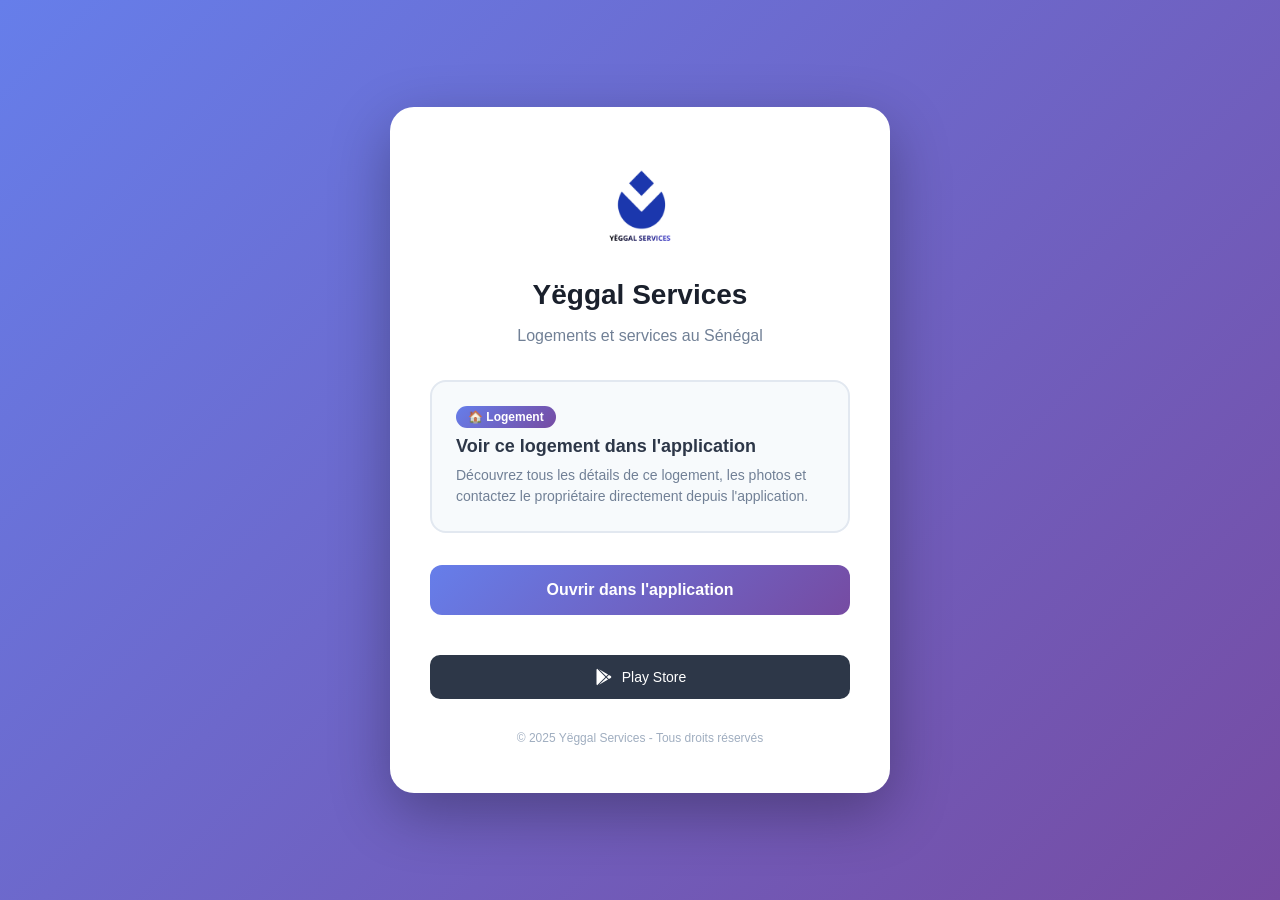
<file: local/index.html>
<!DOCTYPE html>
<html lang="fr">
<head>
    <meta charset="UTF-8">
    <meta name="viewport" content="width=device-width, initial-scale=1.0">
    <title>Yëggal Services - Logement</title>

    <!-- Favicon -->
    <link rel="icon" type="image/png" href="/favicon.png">
    <link rel="apple-touch-icon" href="../images/yeggal-logo.png">

    <!-- Open Graph / Facebook -->
    <meta property="og:type" content="website">
    <meta property="og:title" content="Yëggal Services - Découvrez ce logement">
    <meta property="og:description" content="Découvrez ce logement disponible sur Yëggal Services">
    <meta property="og:image" content="../images/yeggal-logo.png">

    <!-- Twitter -->
    <meta property="twitter:card" content="summary_large_image">
    <meta property="twitter:title" content="Yëggal Services - Logement">
    <meta property="twitter:description" content="Découvrez ce logement disponible sur Yëggal Services">

    <!-- Smart App Banner pour iOS -->
    <meta name="apple-itunes-app" content="app-id=6757340219">

    <!-- Android App Deep Link -->
    <meta name="google-play-app" content="app-id=com.devall.yeggal">

    <style>
        * {
            margin: 0;
            padding: 0;
            box-sizing: border-box;
        }

        body {
            font-family: -apple-system, BlinkMacSystemFont, 'Segoe UI', Roboto, Oxygen, Ubuntu, Cantarell, sans-serif;
            background: linear-gradient(135deg, #667eea 0%, #764ba2 100%);
            min-height: 100vh;
            display: flex;
            justify-content: center;
            align-items: center;
            padding: 20px;
        }

        .container {
            background: white;
            border-radius: 24px;
            padding: 48px 40px;
            max-width: 500px;
            width: 100%;
            box-shadow: 0 20px 60px rgba(0, 0, 0, 0.3);
            text-align: center;
        }

        .logo {
            width: 100px;
            height: 100px;
            margin: 0 auto 24px;
            display: flex;
            align-items: center;
            justify-content: center;
        }

        .logo img {
            width: 100%;
            height: 100%;
            object-fit: contain;
        }

        h1 {
            font-size: 28px;
            color: #1a202c;
            margin-bottom: 12px;
            font-weight: 700;
        }

        .subtitle {
            font-size: 16px;
            color: #718096;
            margin-bottom: 32px;
            line-height: 1.6;
        }

        .content-preview {
            background: #f7fafc;
            border-radius: 16px;
            padding: 24px;
            margin-bottom: 32px;
            border: 2px solid #e2e8f0;
            text-align: left;
        }

        .content-title {
            font-size: 18px;
            font-weight: 600;
            color: #2d3748;
            margin-bottom: 8px;
        }

        .content-tag {
            display: inline-block;
            padding: 4px 12px;
            background: linear-gradient(135deg, #667eea 0%, #764ba2 100%);
            color: white;
            border-radius: 12px;
            font-size: 12px;
            font-weight: 600;
            margin-bottom: 8px;
        }

        .content-description {
            font-size: 14px;
            color: #718096;
            line-height: 1.5;
        }

        .open-app-btn {
            background: linear-gradient(135deg, #667eea 0%, #764ba2 100%);
            color: white;
            border: none;
            padding: 16px 32px;
            font-size: 16px;
            font-weight: 600;
            border-radius: 12px;
            cursor: pointer;
            width: 100%;
            margin-bottom: 16px;
            transition: transform 0.2s, box-shadow 0.2s;
        }

        .open-app-btn:hover {
            transform: translateY(-2px);
            box-shadow: 0 12px 24px rgba(102, 126, 234, 0.4);
        }

        .download-links {
            display: flex;
            gap: 12px;
            margin-top: 24px;
        }

        .store-btn {
            flex: 1;
            display: flex;
            align-items: center;
            justify-content: center;
            gap: 8px;
            padding: 12px 20px;
            background: #2d3748;
            color: white;
            text-decoration: none;
            border-radius: 10px;
            font-size: 14px;
            font-weight: 500;
            transition: background 0.2s;
        }

        .store-btn:hover {
            background: #1a202c;
        }

        .loader {
            display: inline-block;
            width: 20px;
            height: 20px;
            border: 3px solid rgba(255, 255, 255, 0.3);
            border-radius: 50%;
            border-top-color: white;
            animation: spin 0.8s linear infinite;
            margin-left: 8px;
        }

        @keyframes spin {
            to { transform: rotate(360deg); }
        }

        .footer {
            margin-top: 32px;
            font-size: 12px;
            color: #a0aec0;
        }

        #status {
            margin-top: 16px;
            font-size: 14px;
            color: #718096;
        }

        .hidden {
            display: none;
        }
    </style>
</head>
<body>
    <div class="container">
        <div class="logo">
            <img src="../images/yeggal-logo.png" alt="Yëggal Services Logo" onerror="this.style.display='none'">
        </div>
        <h1>Yëggal Services</h1>
        <p class="subtitle" id="subtitle">Logements et services au Sénégal</p>

        <div class="content-preview" id="preview">
            <div class="content-tag" id="contentTag">🏠 Logement</div>
            <div class="content-title" id="contentTitle">Voir ce logement dans l'application</div>
            <div class="content-description" id="contentDescription">
                Découvrez tous les détails de ce logement, les photos et contactez le propriétaire directement depuis l'application.
            </div>
        </div>

        <button class="open-app-btn" id="openAppBtn" onclick="tryOpenApp()">
            Ouvrir dans l'application
        </button>

        <div id="status"></div>

        <div class="download-links">
            <a href="https://play.google.com/store/apps/details?id=com.devall.yeggal" class="store-btn" id="playStoreBtn">
                <svg width="20" height="20" viewBox="0 0 24 24" fill="currentColor">
                    <path d="M3,20.5V3.5C3,2.91 3.34,2.39 3.84,2.15L13.69,12L3.84,21.85C3.34,21.61 3,21.09 3,20.5M16.81,15.12L6.05,21.34L14.54,12.85L16.81,15.12M20.16,10.81C20.5,11.08 20.75,11.5 20.75,12C20.75,12.5 20.5,12.92 20.16,13.19L17.89,14.5L15.39,12L17.89,9.5L20.16,10.81M6.05,2.66L16.81,8.88L14.54,11.15L6.05,2.66Z"></path>
                </svg>
                Play Store
            </a>
            <a href="https://apps.apple.com/app/yeggal-services/id6757340219" class="store-btn hidden" id="appStoreBtn">
                <svg width="20" height="20" viewBox="0 0 24 24" fill="currentColor">
                    <path d="M18.71,19.5C17.88,20.74 17,21.95 15.66,21.97C14.32,22 13.89,21.18 12.37,21.18C10.84,21.18 10.37,21.95 9.1,22C7.79,22.05 6.8,20.68 5.96,19.47C4.25,17 2.94,12.45 4.7,9.39C5.57,7.87 7.13,6.91 8.82,6.88C10.1,6.86 11.32,7.75 12.11,7.75C12.89,7.75 14.37,6.68 15.92,6.84C16.57,6.87 18.39,7.1 19.56,8.82C19.47,8.88 17.39,10.1 17.41,12.63C17.44,15.65 20.06,16.66 20.09,16.67C20.06,16.74 19.67,18.11 18.71,19.5M13,3.5C13.73,2.67 14.94,2.04 15.94,2C16.07,3.17 15.6,4.35 14.9,5.19C14.21,6.04 13.07,6.7 11.95,6.61C11.8,5.46 12.36,4.26 13,3.5Z"></path>
                </svg>
                App Store
            </a>
        </div>

        <div class="footer">
            © 2025 Yëggal Services - Tous droits réservés
        </div>
    </div>

    <script>
        // Extraire l'ID du logement depuis l'URL (query parameter OU path)
        function getLocalId() {
            // Essayer d'abord le query parameter (?id=xxx)
            const urlParams = new URLSearchParams(window.location.search);
            const idFromQuery = urlParams.get('id');

            if (idFromQuery) {
                return idFromQuery;
            }

            // Fallback: essayer depuis le path (/local/xxx)
            const pathParts = window.location.pathname.split('/').filter(Boolean);
            if (pathParts.length >= 2 && pathParts[0] === 'local') {
                return pathParts[1];
            }

            return null;
        }

        const localId = getLocalId();

        console.log('🏠 Page:', window.location.href);
        console.log('🏠 ID du logement:', localId);

        // Détecter la plateforme
        const ua = navigator.userAgent;
        const isAndroid = /Android/i.test(ua);
        // Détection iOS robuste : couvre le mode "Afficher le site complet" de Safari
        // qui masque "iPhone" du user-agent mais laisse maxTouchPoints > 1 sur Mac/iOS
        const isIOS = /iPhone|iPad|iPod/i.test(ua) ||
                      (navigator.platform === 'MacIntel' && navigator.maxTouchPoints > 1);
        const isMobile = isAndroid || isIOS;

        // Afficher le bon bouton de store
        if (isIOS) {
            document.getElementById('appStoreBtn').classList.remove('hidden');
        }

        function tryOpenApp() {
            if (!localId) {
                console.error('❌ Pas de local ID dans l\'URL');
                showStatus('Lien invalide', 'error');
                return;
            }

            const btn = document.getElementById('openAppBtn');
            const status = document.getElementById('status');

            btn.innerHTML = 'Ouverture en cours<span class="loader"></span>';
            btn.disabled = true;

            // ⚡ SOLUTION AVEC INTENT URLs (fonctionne IMMÉDIATEMENT)
            if (isAndroid) {
                // Intent URL avec scheme yeggal:// (pas besoin d'assetlinks.json)
                // Format: intent://ACTION#Intent;scheme=SCHEME;package=PACKAGE;S.browser_fallback_url=URL;end
                const intentUrl = `intent://local?id=${localId}#Intent;scheme=yeggal;package=com.devall.yeggal;S.browser_fallback_url=https://play.google.com/store/apps/details?id=com.devall.yeggal;end`;

                console.log('🤖 Android Intent URL:', intentUrl);
                window.location.href = intentUrl;

                // Fallback après 2 secondes
                setTimeout(() => {
                    btn.innerHTML = 'Ouvrir dans l\'application';
                    btn.disabled = false;
                    status.innerHTML = "L'application ne s'est pas ouverte ?<br>Téléchargez-la via Play Store ci-dessous";
                }, 2000);
            }
            // iOS: Essayer le custom scheme
            else if (isIOS) {
                const customScheme = `yeggal://local?id=${localId}`;
                // iOS essaiera d'ouvrir avec l'Universal Link (query parameter)
                const universalLink = `https://yeggalservices.app/local?id=${localId}`;


                console.log('🍎 iOS Custom Scheme:', customScheme);
                window.location.href = customScheme; //universalLink;

                setTimeout(() => {
                    btn.innerHTML = 'Ouvrir dans l\'application';
                    btn.disabled = false;
                    status.innerHTML = "L'application ne s'est pas ouverte ?<br>Téléchargez-la via App Store ci-dessous";
                }, 2000);
            }
            // Desktop: Afficher un message
            else {
                btn.innerHTML = 'Ouvrir dans l\'application';
                btn.disabled = false;
                status.innerHTML = "Scannez le QR code avec votre téléphone pour ouvrir dans l'application";
            }
        }

        function showStatus(message, type = 'info') {
            const status = document.getElementById('status');
            status.innerHTML = message;
            status.style.color = type === 'error' ? '#e53e3e' : '#718096';
        }

        // Auto-redirection sur mobile si un localId valide est présent
        if (isMobile && localId && localId.length > 10) {
            console.log('📱 Mobile détecté, auto-redirection dans 1.5s...');
            setTimeout(() => {
                tryOpenApp();
            }, 1500);
        }

        // Mettre à jour les meta tags dynamiquement
        if (localId) {
            document.title = `Logement ${localId.slice(0, 8)}... - Yëggal Services`;
        }
    </script>
</body>
</html>
</file>
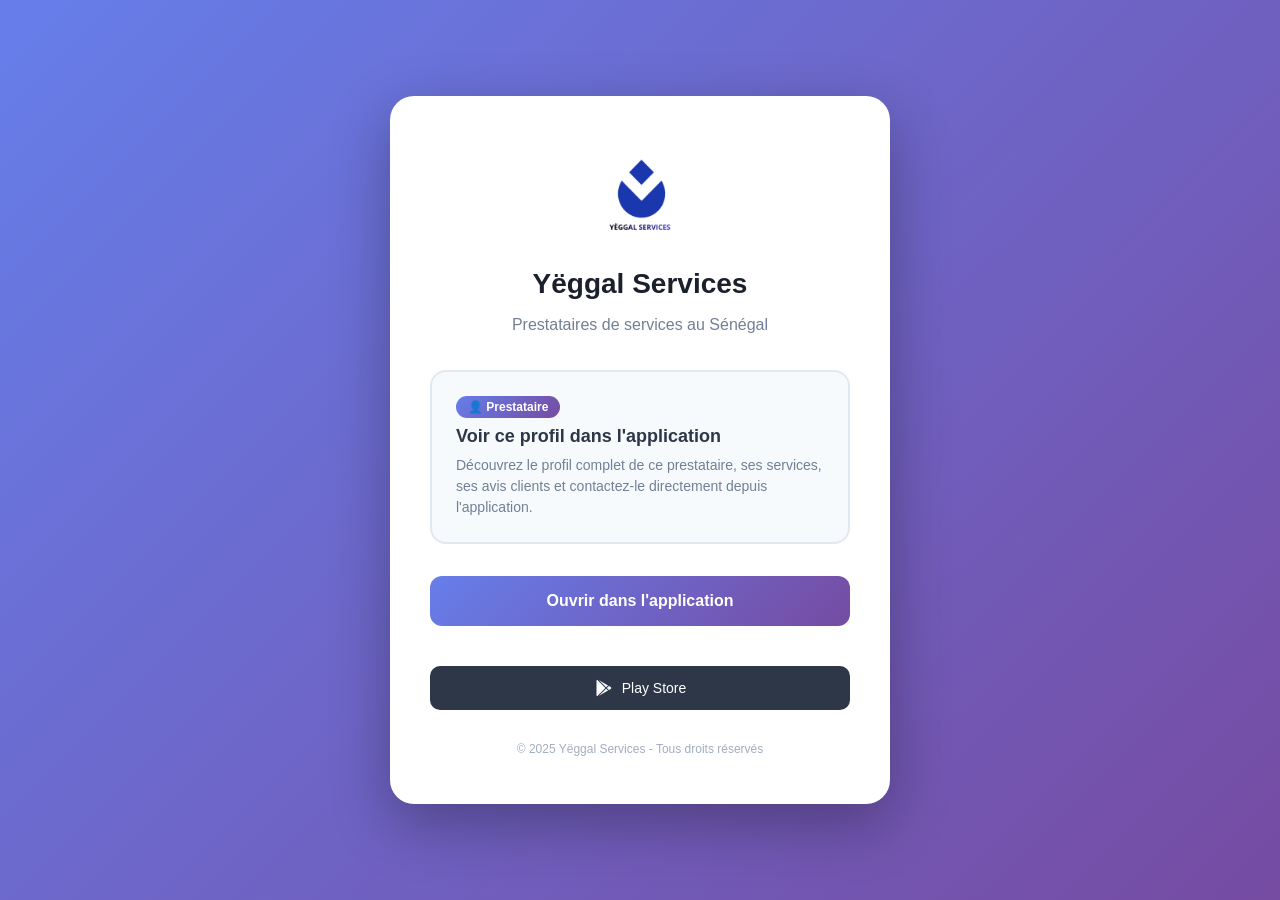
<file: profile/index.html>
<!DOCTYPE html>
<html lang="fr">
<head>
    <meta charset="UTF-8">
    <meta name="viewport" content="width=device-width, initial-scale=1.0">
    <title>Yëggal Services - Profil Prestataire</title>

    <!-- Favicon -->
    <link rel="icon" type="image/png" href="/favicon.png">
    <link rel="apple-touch-icon" href="../images/yeggal-logo.png">

    <!-- Open Graph / Facebook -->
    <meta property="og:type" content="profile">
    <meta property="og:title" content="Yëggal Services - Profil Prestataire">
    <meta property="og:description" content="Découvrez le profil de ce prestataire sur Yëggal Services">
    <meta property="og:image" content="../images/yeggal-logo.png">

    <!-- Twitter -->
    <meta property="twitter:card" content="summary_large_image">
    <meta property="twitter:title" content="Yëggal Services - Profil">
    <meta property="twitter:description" content="Découvrez le profil de ce prestataire sur Yëggal Services">

    <!-- Smart App Banner pour iOS -->
    <meta name="apple-itunes-app" content="app-id=6757340219">

    <!-- Android App Deep Link -->
    <meta name="google-play-app" content="app-id=com.devall.yeggal">

    <style>
        * {
            margin: 0;
            padding: 0;
            box-sizing: border-box;
        }

        body {
            font-family: -apple-system, BlinkMacSystemFont, 'Segoe UI', Roboto, Oxygen, Ubuntu, Cantarell, sans-serif;
            background: linear-gradient(135deg, #667eea 0%, #764ba2 100%);
            min-height: 100vh;
            display: flex;
            justify-content: center;
            align-items: center;
            padding: 20px;
        }

        .container {
            background: white;
            border-radius: 24px;
            padding: 48px 40px;
            max-width: 500px;
            width: 100%;
            box-shadow: 0 20px 60px rgba(0, 0, 0, 0.3);
            text-align: center;
        }

        .logo {
            width: 100px;
            height: 100px;
            margin: 0 auto 24px;
            display: flex;
            align-items: center;
            justify-content: center;
        }

        .logo img {
            width: 100%;
            height: 100%;
            object-fit: contain;
        }

        h1 {
            font-size: 28px;
            color: #1a202c;
            margin-bottom: 12px;
            font-weight: 700;
        }

        .subtitle {
            font-size: 16px;
            color: #718096;
            margin-bottom: 32px;
            line-height: 1.6;
        }

        .content-preview {
            background: #f7fafc;
            border-radius: 16px;
            padding: 24px;
            margin-bottom: 32px;
            border: 2px solid #e2e8f0;
            text-align: left;
        }

        .content-title {
            font-size: 18px;
            font-weight: 600;
            color: #2d3748;
            margin-bottom: 8px;
        }

        .content-tag {
            display: inline-block;
            padding: 4px 12px;
            background: linear-gradient(135deg, #667eea 0%, #764ba2 100%);
            color: white;
            border-radius: 12px;
            font-size: 12px;
            font-weight: 600;
            margin-bottom: 8px;
        }

        .content-description {
            font-size: 14px;
            color: #718096;
            line-height: 1.5;
        }

        .open-app-btn {
            background: linear-gradient(135deg, #667eea 0%, #764ba2 100%);
            color: white;
            border: none;
            padding: 16px 32px;
            font-size: 16px;
            font-weight: 600;
            border-radius: 12px;
            cursor: pointer;
            width: 100%;
            margin-bottom: 16px;
            transition: transform 0.2s, box-shadow 0.2s;
        }

        .open-app-btn:hover {
            transform: translateY(-2px);
            box-shadow: 0 12px 24px rgba(102, 126, 234, 0.4);
        }

        .download-links {
            display: flex;
            gap: 12px;
            margin-top: 24px;
        }

        .store-btn {
            flex: 1;
            display: flex;
            align-items: center;
            justify-content: center;
            gap: 8px;
            padding: 12px 20px;
            background: #2d3748;
            color: white;
            text-decoration: none;
            border-radius: 10px;
            font-size: 14px;
            font-weight: 500;
            transition: background 0.2s;
        }

        .store-btn:hover {
            background: #1a202c;
        }

        .loader {
            display: inline-block;
            width: 20px;
            height: 20px;
            border: 3px solid rgba(255, 255, 255, 0.3);
            border-radius: 50%;
            border-top-color: white;
            animation: spin 0.8s linear infinite;
            margin-left: 8px;
        }

        @keyframes spin {
            to { transform: rotate(360deg); }
        }

        .footer {
            margin-top: 32px;
            font-size: 12px;
            color: #a0aec0;
        }

        #status {
            margin-top: 16px;
            font-size: 14px;
            color: #718096;
        }

        .hidden {
            display: none;
        }
    </style>
</head>
<body>
    <div class="container">
        <div class="logo">
            <img src="../images/yeggal-logo.png" alt="Yëggal Services Logo" onerror="this.style.display='none'">
        </div>
        <h1>Yëggal Services</h1>
        <p class="subtitle" id="subtitle">Prestataires de services au Sénégal</p>

        <div class="content-preview" id="preview">
            <div class="content-tag" id="contentTag">👤 Prestataire</div>
            <div class="content-title" id="contentTitle">Voir ce profil dans l'application</div>
            <div class="content-description" id="contentDescription">
                Découvrez le profil complet de ce prestataire, ses services, ses avis clients et contactez-le directement depuis l'application.
            </div>
        </div>

        <button class="open-app-btn" id="openAppBtn" onclick="tryOpenApp()">
            Ouvrir dans l'application
        </button>

        <div id="status"></div>

        <div class="download-links">
            <a href="https://play.google.com/store/apps/details?id=com.devall.yeggal" class="store-btn" id="playStoreBtn">
                <svg width="20" height="20" viewBox="0 0 24 24" fill="currentColor">
                    <path d="M3,20.5V3.5C3,2.91 3.34,2.39 3.84,2.15L13.69,12L3.84,21.85C3.34,21.61 3,21.09 3,20.5M16.81,15.12L6.05,21.34L14.54,12.85L16.81,15.12M20.16,10.81C20.5,11.08 20.75,11.5 20.75,12C20.75,12.5 20.5,12.92 20.16,13.19L17.89,14.5L15.39,12L17.89,9.5L20.16,10.81M6.05,2.66L16.81,8.88L14.54,11.15L6.05,2.66Z"></path>
                </svg>
                Play Store
            </a>
            <a href="https://apps.apple.com/app/yeggal-services/id6757340219" class="store-btn hidden" id="appStoreBtn">
                <svg width="20" height="20" viewBox="0 0 24 24" fill="currentColor">
                    <path d="M18.71,19.5C17.88,20.74 17,21.95 15.66,21.97C14.32,22 13.89,21.18 12.37,21.18C10.84,21.18 10.37,21.95 9.1,22C7.79,22.05 6.8,20.68 5.96,19.47C4.25,17 2.94,12.45 4.7,9.39C5.57,7.87 7.13,6.91 8.82,6.88C10.1,6.86 11.32,7.75 12.11,7.75C12.89,7.75 14.37,6.68 15.92,6.84C16.57,6.87 18.39,7.1 19.56,8.82C19.47,8.88 17.39,10.1 17.41,12.63C17.44,15.65 20.06,16.66 20.09,16.67C20.06,16.74 19.67,18.11 18.71,19.5M13,3.5C13.73,2.67 14.94,2.04 15.94,2C16.07,3.17 15.6,4.35 14.9,5.19C14.21,6.04 13.07,6.7 11.95,6.61C11.8,5.46 12.36,4.26 13,3.5Z"></path>
                </svg>
                App Store
            </a>
        </div>

        <div class="footer">
            © 2025 Yëggal Services - Tous droits réservés
        </div>
    </div>

    <script>
        // Extraire l'ID du profil depuis l'URL (query parameter OU path)
        function getProfileId() {
            // Essayer d'abord le query parameter (?id=xxx)
            const urlParams = new URLSearchParams(window.location.search);
            const idFromQuery = urlParams.get('id');

            if (idFromQuery) {
                return idFromQuery;
            }

            // Fallback: essayer depuis le path (/profile/xxx)
            const pathParts = window.location.pathname.split('/').filter(Boolean);
            if (pathParts.length >= 2 && pathParts[0] === 'profile') {
                return pathParts[1];
            }

            return null;
        }

        const profileId = getProfileId();

        console.log('👤 Page:', window.location.href);
        console.log('👤 ID du profil:', profileId);

        // Détecter la plateforme
        const ua = navigator.userAgent;
        const isAndroid = /Android/i.test(ua);
        // Détection iOS robuste : couvre le mode "Afficher le site complet" de Safari
        // qui masque "iPhone" du user-agent mais laisse maxTouchPoints > 1 sur Mac/iOS
        const isIOS = /iPhone|iPad|iPod/i.test(ua) ||
                      (navigator.platform === 'MacIntel' && navigator.maxTouchPoints > 1);
        const isMobile = isAndroid || isIOS;

        // Afficher le bon bouton de store
        if (isIOS) {
            document.getElementById('appStoreBtn').classList.remove('hidden');
        }

        function tryOpenApp() {
            if (!profileId) {
                console.error('❌ Pas de profile ID dans l\'URL');
                showStatus('Lien invalide', 'error');
                return;
            }

            const btn = document.getElementById('openAppBtn');
            const status = document.getElementById('status');

            btn.innerHTML = 'Ouverture en cours<span class="loader"></span>';
            btn.disabled = true;

            // MÉTHODE 1: Android Intent (le plus fiable pour Android)
            if (isAndroid) {
                const intentUrl = `intent://profile?id=${profileId}#Intent;scheme=yeggal;package=com.devall.yeggal;S.browser_fallback_url=https://play.google.com/store/apps/details?id=com.devall.yeggal;end`;

                console.log('🤖 Android Intent URL:', intentUrl);
                window.location.href = intentUrl;

                // Fallback après 2 secondes
                setTimeout(() => {
                    btn.innerHTML = 'Ouvrir dans l\'application';
                    btn.disabled = false;
                    status.innerHTML = "L'application ne s'est pas ouverte ?<br>Téléchargez-la via Play Store ci-dessous";
                }, 2000);
            }
            // MÉTHODE 2: Universal Link pour iOS
            else if (isIOS) {
                const customScheme = `yeggal://profile?id=${profileId}`;
                // iOS essaiera d'ouvrir avec l'Universal Link (query parameter)
                const universalLink = `https://yeggalservices.app/profile?id=${profileId}`;

                console.log('🍎 iOS Universal Link:', universalLink);
                window.location.href = customScheme; //universalLink;

                setTimeout(() => {
                    btn.innerHTML = 'Ouvrir dans l\'application';
                    btn.disabled = false;
                    status.innerHTML = "L'application ne s'est pas ouverte ?<br>Téléchargez-la via App Store ci-dessous";
                }, 2000);
            }
            // MÉTHODE 3: Fallback pour desktop
            else {
                btn.innerHTML = 'Ouvrir dans l\'application';
                btn.disabled = false;
                status.innerHTML = "Scannez le QR code avec votre téléphone pour ouvrir dans l'application";
            }
        }

        function showStatus(message, type = 'info') {
            const status = document.getElementById('status');
            status.innerHTML = message;
            status.style.color = type === 'error' ? '#e53e3e' : '#718096';
        }

        // Auto-redirection sur mobile si un profileId valide est présent
        if (isMobile && profileId && profileId.length > 10) {
            console.log('📱 Mobile détecté, auto-redirection dans 1.5s...');
            setTimeout(() => {
                tryOpenApp();
            }, 1500);
        }

        // Mettre à jour les meta tags dynamiquement
        if (profileId) {
            document.title = `Profil ${profileId.slice(0, 8)}... - Yëggal Services`;
        }
    </script>
</body>
</html>
</file>
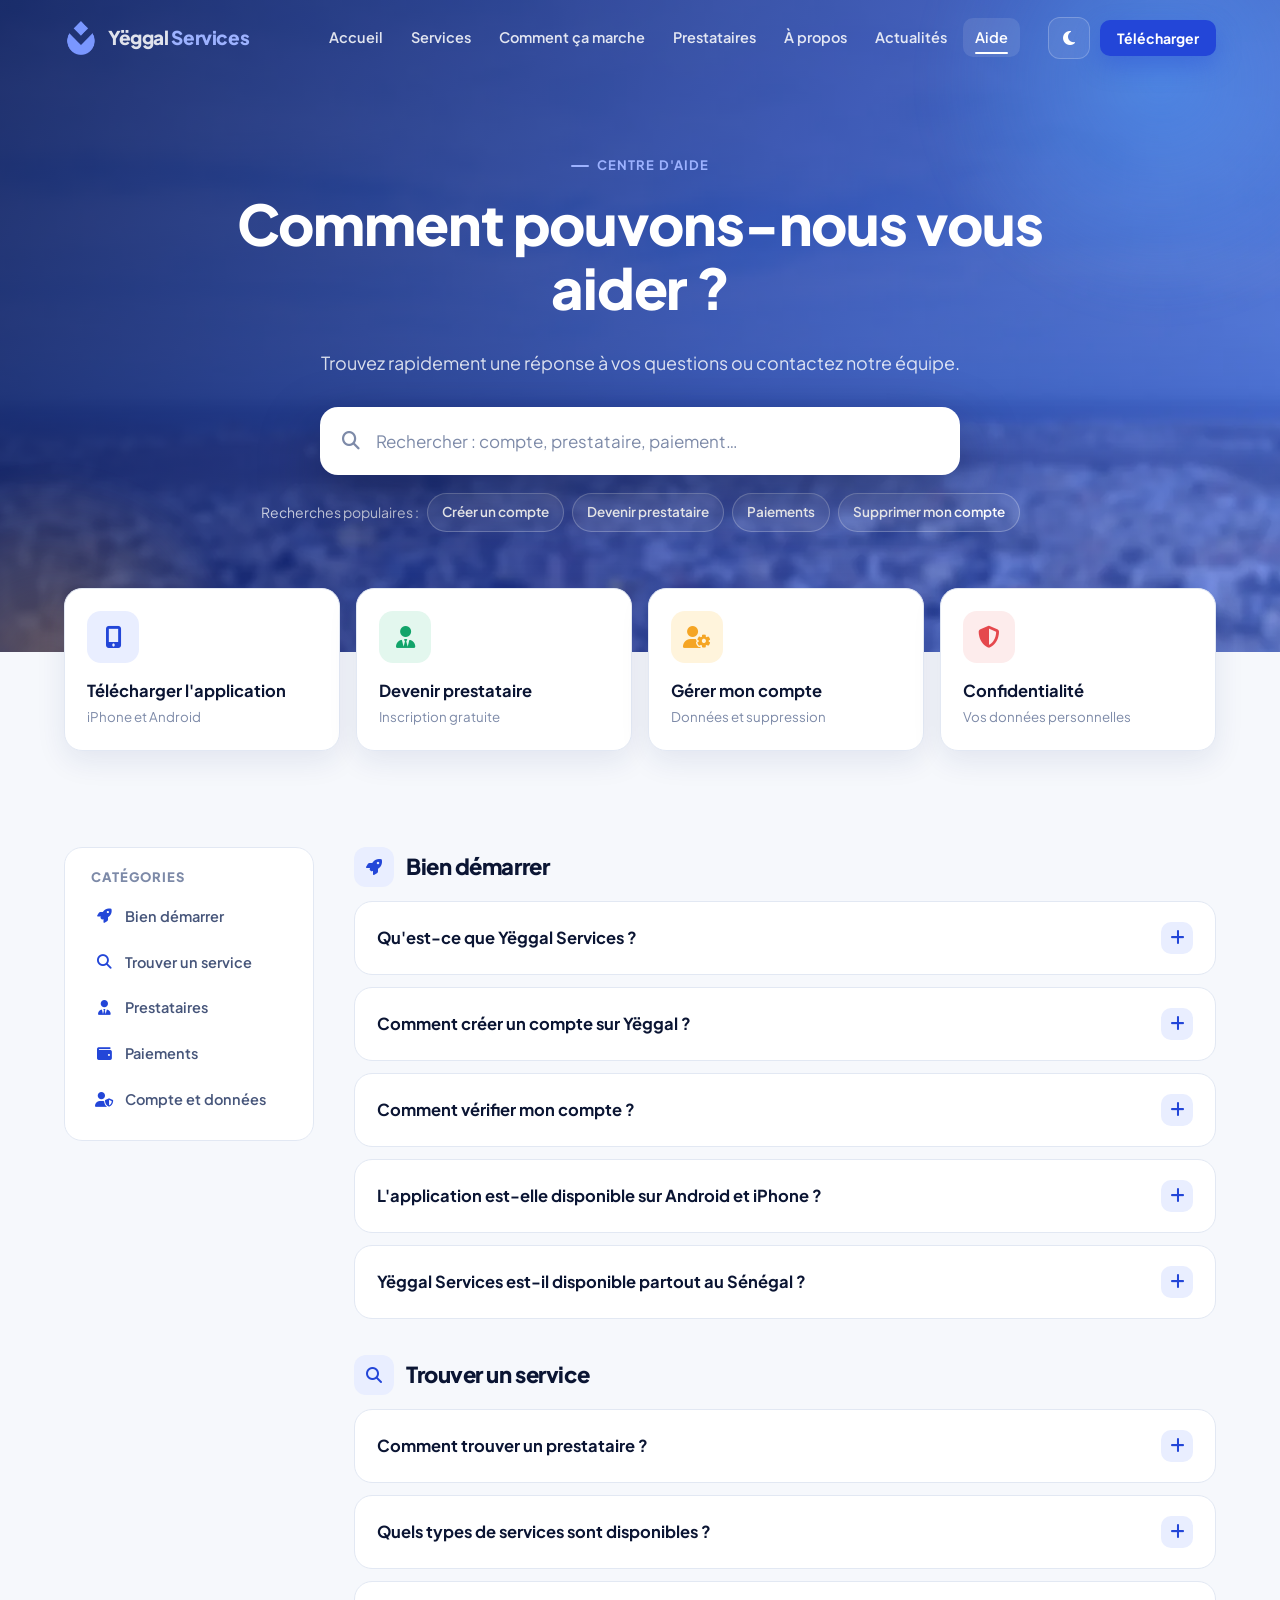
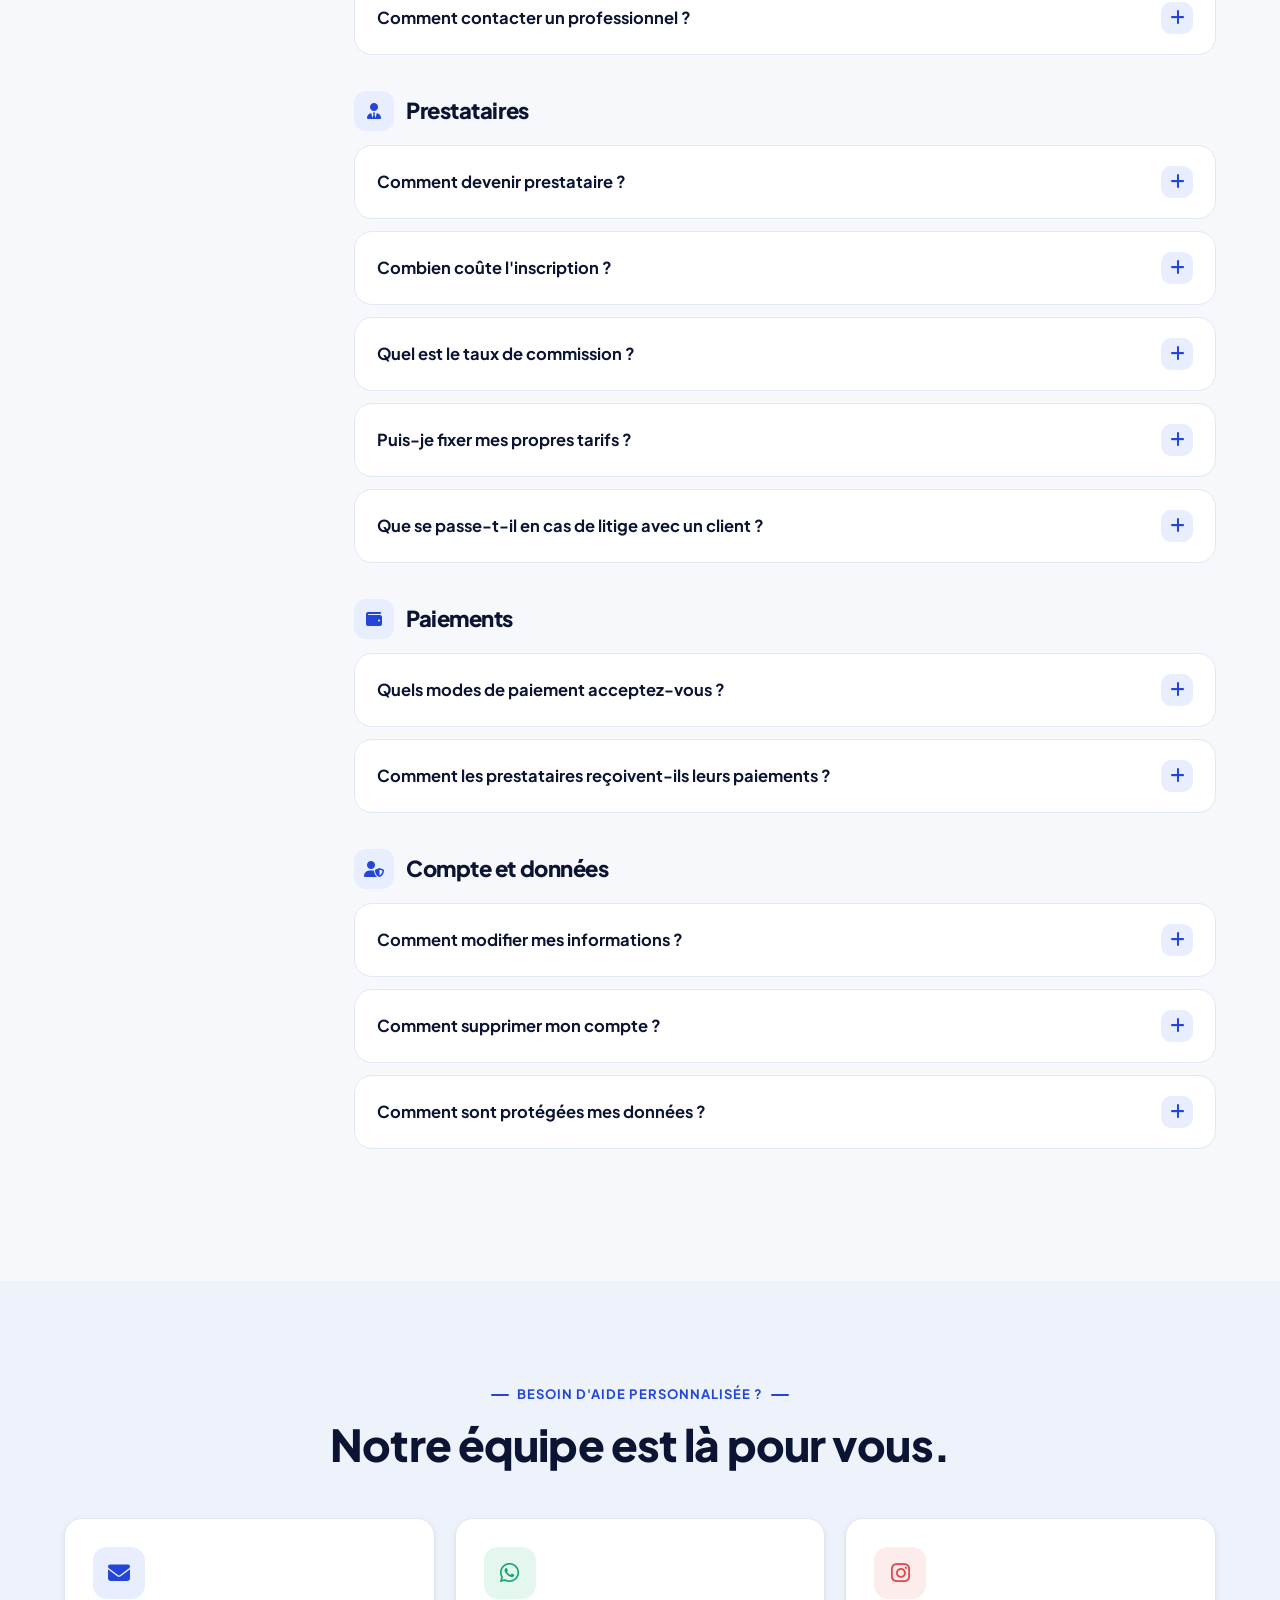
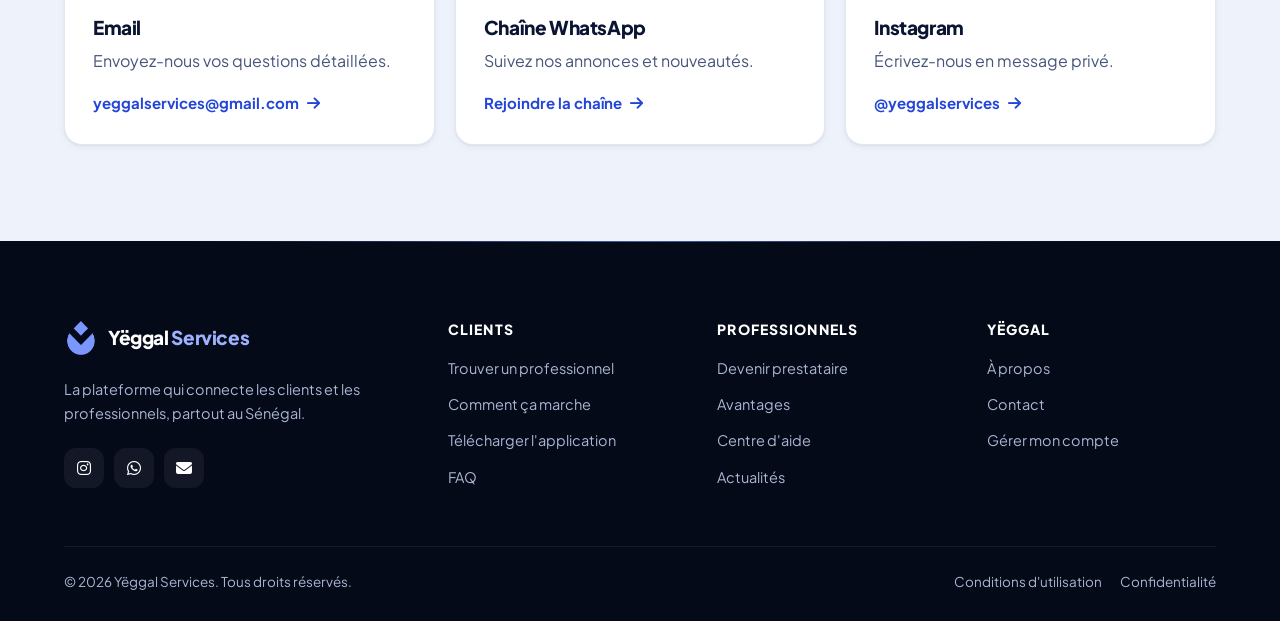
<file: aide.html>
<!DOCTYPE html>
<html lang="fr" class="no-js">
<head>
<meta charset="UTF-8">
<meta name="viewport" content="width=device-width, initial-scale=1.0">
<title>Centre d'aide — Yëggal Services</title>
<meta name="description" content="Centre d'aide Yëggal Services : réponses aux questions fréquentes des clients et des prestataires, et contact du support.">
<link rel="icon" type="image/png" href="favicon.png">
<meta name="theme-color" content="#ffffff">
<script>(function(){var t;try{t=localStorage.getItem('yeggal-theme')}catch(e){}document.documentElement.setAttribute('data-theme',t||(window.matchMedia&&matchMedia('(prefers-color-scheme: dark)').matches?'dark':'light'))})();</script>
<link rel="preconnect" href="https://fonts.googleapis.com">
<link rel="preconnect" href="https://fonts.gstatic.com" crossorigin>
<link href="https://fonts.googleapis.com/css2?family=Plus+Jakarta+Sans:wght@400;500;600;700;800&display=swap" rel="stylesheet">
<link rel="stylesheet" href="https://cdnjs.cloudflare.com/ajax/libs/font-awesome/6.5.2/css/all.min.css">
<link rel="stylesheet" href="style/site.css">
<link rel="stylesheet" href="style/aide.css">
</head>
<body class="on-dark-hero">
<div class="scroll-progress" aria-hidden="true"></div>
<header class="site-nav" id="header">
  <div class="container nav-inner">
    <a href="index.html" class="brand" aria-label="Yëggal Services, accueil"><span class="brand-mark" aria-hidden="true"></span><span>Yëggal <b>Services</b></span></a>
    <nav class="nav-menu" id="navMenu" aria-label="Navigation principale">
      <a href="index.html" data-page="index">Accueil</a>
      <a href="index.html#services">Services</a>
      <a href="index.html#comment-ca-marche">Comment ça marche</a>
      <a href="prestataire.html" data-page="prestataire">Prestataires</a>
      <a href="about.html" data-page="about">À propos</a>
      <a href="blog.html" data-page="blog">Actualités</a>
      <a href="aide.html" data-page="aide">Aide</a>
      <a href="download.html" class="btn btn-primary nav-menu-cta">Télécharger l'application</a>
    </nav>
    <div class="nav-actions">
      <button class="theme-toggle" id="themeToggle" type="button" aria-label="Changer de thème (clair / sombre)"><i class="fa-solid fa-moon"></i><i class="fa-solid fa-sun"></i></button>
      <a href="download.html" class="btn btn-primary btn-sm nav-download">Télécharger</a>
      <button class="nav-burger" id="navBurger" type="button" aria-label="Ouvrir le menu" aria-expanded="false" aria-controls="navMenu"><span></span><span></span><span></span></button>
    </div>
  </div>
</header>
<div class="nav-backdrop" aria-hidden="true"></div>

<main>
<section class="page-hero center help-hero">
  <div class="container">
    <span class="eyebrow reveal">Centre d'aide</span>
    <h1 class="reveal" style="--d:.08s">Comment pouvons-nous vous aider ?</h1>
    <p class="reveal" style="--d:.16s">Trouvez rapidement une réponse à vos questions ou contactez notre équipe.</p>
    <div class="help-search reveal" style="--d:.24s">
      <i class="fa-solid fa-magnifying-glass"></i>
      <input type="search" id="search-input" placeholder="Rechercher : compte, prestataire, paiement…" aria-label="Rechercher dans l'aide" autocomplete="off">
      <span class="search-count" id="searchCount" aria-live="polite"></span>
    </div>
    <div class="popular reveal" style="--d:.3s">
      <span>Recherches populaires :</span>
      <button type="button" data-q="compte">Créer un compte</button>
      <button type="button" data-q="prestataire">Devenir prestataire</button>
      <button type="button" data-q="paiement">Paiements</button>
      <button type="button" data-q="supprimer">Supprimer mon compte</button>
    </div>
  </div>
</section>

<!-- Actions rapides -->
<section class="quick">
  <div class="container quick-grid" data-stagger=".07">
    <a class="card quick-card" href="download.html"><span class="icon-tile"><i class="fa-solid fa-mobile-screen-button"></i></span><b>Télécharger l'application</b><small>iPhone et Android</small></a>
    <a class="card quick-card" href="prestataire.html"><span class="icon-tile green"><i class="fa-solid fa-user-tie"></i></span><b>Devenir prestataire</b><small>Inscription gratuite</small></a>
    <a class="card quick-card" href="gestion_compte.html"><span class="icon-tile amber"><i class="fa-solid fa-user-gear"></i></span><b>Gérer mon compte</b><small>Données et suppression</small></a>
    <a class="card quick-card" href="confidentialite.html"><span class="icon-tile red"><i class="fa-solid fa-shield-halved"></i></span><b>Confidentialité</b><small>Vos données personnelles</small></a>
  </div>
</section>

<!-- FAQ -->
<section class="section">
  <div class="container help-layout">
    <aside class="help-cats">
      <h2>Catégories</h2>
      <nav aria-label="Catégories de l'aide">
        <a href="#cat-demarrer"><i class="fa-solid fa-rocket"></i>Bien démarrer</a>
        <a href="#cat-clients"><i class="fa-solid fa-magnifying-glass"></i>Trouver un service</a>
        <a href="#cat-prestataires"><i class="fa-solid fa-user-tie"></i>Prestataires</a>
        <a href="#cat-paiements"><i class="fa-solid fa-wallet"></i>Paiements</a>
        <a href="#cat-compte"><i class="fa-solid fa-user-shield"></i>Compte et données</a>
      </nav>
    </aside>
    <div class="help-faq" id="helpFaq">
      <div class="faq-group" id="cat-demarrer">
        <h2><i class="fa-solid fa-rocket"></i>Bien démarrer</h2>
        <div class="faq-list">
          <details class="faq-item"><summary>Qu'est-ce que Yëggal Services ?<i class="fa-solid fa-plus"></i></summary><div class="faq-a"><p>Yëggal Services est une plateforme qui connecte les clients avec des professionnels qualifiés partout au Sénégal, pour tout type de service, ainsi que pour la location et la vente de logements et de locaux.</p></div></details>
          <details class="faq-item"><summary>Comment créer un compte sur Yëggal ?<i class="fa-solid fa-plus"></i></summary><div class="faq-a"><ol><li>Téléchargez l'application (<a href="download.html">iPhone ou Android</a>).</li><li>Choisissez votre profil : « Je cherche un service » ou « Je propose mes services ».</li><li>Renseignez vos informations : nom, email, téléphone.</li><li>Vérifiez votre compte avec le lien ou le code reçu.</li><li>Complétez votre profil.</li></ol><p>L'inscription est gratuite et ne prend que quelques minutes.</p></div></details>
          <details class="faq-item"><summary>Comment vérifier mon compte ?<i class="fa-solid fa-plus"></i></summary><div class="faq-a"><ol><li>Vérification de l'email : cliquez sur le lien reçu dans votre boîte mail.</li><li>Vérification du téléphone : saisissez le code reçu par SMS.</li><li>Pour les prestataires : envoyez vos documents (CNI, certificats).</li></ol><p>La vérification complète prend 24 à 48 h pour les prestataires.</p></div></details>
          <details class="faq-item"><summary>L'application est-elle disponible sur Android et iPhone ?<i class="fa-solid fa-plus"></i></summary><div class="faq-a"><p>Oui, l'application est disponible gratuitement sur <a href="https://play.google.com/store/apps/details?id=com.devall.yeggal" target="_blank" rel="noopener">Google Play</a> et sur l'<a href="https://apps.apple.com/us/app/yeggal-services/id6757340219" target="_blank" rel="noopener">App Store</a>.</p></div></details>
          <details class="faq-item"><summary>Yëggal Services est-il disponible partout au Sénégal ?<i class="fa-solid fa-plus"></i></summary><div class="faq-a"><p>Yëggal Services couvre progressivement l'ensemble du territoire, en commençant par Dakar et les principales villes.</p></div></details>
        </div>
      </div>

      <div class="faq-group" id="cat-clients">
        <h2><i class="fa-solid fa-magnifying-glass"></i>Trouver un service</h2>
        <div class="faq-list">
          <details class="faq-item"><summary>Comment trouver un prestataire ?<i class="fa-solid fa-plus"></i></summary><div class="faq-a"><ol><li>Utilisez la barre de recherche ou parcourez les catégories.</li><li>Affinez avec les filtres : localisation, prix, disponibilité, notes.</li><li>Consultez les profils et les avis des clients.</li><li>Comparez les propositions et les délais.</li><li>Contactez directement les prestataires via la messagerie.</li></ol></div></details>
          <details class="faq-item"><summary>Quels types de services sont disponibles ?<i class="fa-solid fa-plus"></i></summary><div class="faq-a"><p>Plomberie, électricité, ménage, réparation, peinture, coiffure et beauté, transport, livraison, construction, informatique, cours particuliers, et bien d'autres.</p></div></details>
          <details class="faq-item"><summary>Comment contacter un professionnel ?<i class="fa-solid fa-plus"></i></summary><div class="faq-a"><p>Une fois votre demande publiée, vous échangez directement avec le professionnel via la messagerie intégrée à l'application.</p></div></details>
        </div>
      </div>

      <div class="faq-group" id="cat-prestataires">
        <h2><i class="fa-solid fa-user-tie"></i>Prestataires</h2>
        <div class="faq-list">
          <details class="faq-item"><summary>Comment devenir prestataire ?<i class="fa-solid fa-plus"></i></summary><div class="faq-a"><ol><li>Inscrivez-vous en choisissant « Je propose mes services ».</li><li>Complétez votre profil professionnel : compétences, expérience, réalisations.</li><li>Envoyez vos documents de vérification.</li><li>Après validation (24 à 48 h), commencez à recevoir des demandes.</li></ol><p>Plus de détails sur la page <a href="prestataire.html">Devenir prestataire</a>.</p></div></details>
          <details class="faq-item"><summary>Combien coûte l'inscription ?<i class="fa-solid fa-plus"></i></summary><div class="faq-a"><p>L'inscription est entièrement gratuite : aucun frais d'inscription, d'activation ou d'abonnement.</p></div></details>
          <details class="faq-item"><summary>Quel est le taux de commission ?<i class="fa-solid fa-plus"></i></summary><div class="faq-a"><p>La commission est de 10 % sur chaque prestation réalisée.</p></div></details>
          <details class="faq-item"><summary>Puis-je fixer mes propres tarifs ?<i class="fa-solid fa-plus"></i></summary><div class="faq-a"><p>Oui, vous êtes libre de fixer vos tarifs selon votre expertise et le marché.</p></div></details>
          <details class="faq-item"><summary>Que se passe-t-il en cas de litige avec un client ?<i class="fa-solid fa-plus"></i></summary><div class="faq-a"><p>Notre équipe intervient rapidement en cas de litige, avec un processus de résolution transparent et équitable pour toutes les parties. Écrivez-nous à <a href="mailto:yeggalservices@gmail.com?subject=Litige">yeggalservices@gmail.com</a>.</p></div></details>
        </div>
      </div>

      <div class="faq-group" id="cat-paiements">
        <h2><i class="fa-solid fa-wallet"></i>Paiements</h2>
        <div class="faq-list">
          <details class="faq-item"><summary>Quels modes de paiement acceptez-vous ?<i class="fa-solid fa-plus"></i></summary><div class="faq-a"><ul><li>Mobile Money : Orange Money, Free Money</li><li>Cartes bancaires : Visa, Mastercard</li><li>Virements bancaires</li><li>Paiement en espèces (selon accord avec le prestataire)</li></ul><p>Tous les paiements électroniques sont chiffrés et sécurisés.</p></div></details>
          <details class="faq-item"><summary>Comment les prestataires reçoivent-ils leurs paiements ?<i class="fa-solid fa-plus"></i></summary><div class="faq-a"><p>Les paiements sont effectués via mobile money (Orange Money, Free Money) ou par virement bancaire, sous 48 h après validation de la prestation par le client.</p></div></details>
        </div>
      </div>

      <div class="faq-group" id="cat-compte">
        <h2><i class="fa-solid fa-user-shield"></i>Compte et données</h2>
        <div class="faq-list">
          <details class="faq-item"><summary>Comment modifier mes informations ?<i class="fa-solid fa-plus"></i></summary><div class="faq-a"><p>Dans l'application, ouvrez <strong>Profil → Modifier mes informations</strong>.</p></div></details>
          <details class="faq-item"><summary>Comment supprimer mon compte ?<i class="fa-solid fa-plus"></i></summary><div class="faq-a"><p>Rendez-vous sur la page <a href="gestion_compte.html">Gestion de compte</a> pour faire votre demande. Elle est traitée sous 3 à 5 jours.</p></div></details>
          <details class="faq-item"><summary>Comment sont protégées mes données ?<i class="fa-solid fa-plus"></i></summary><div class="faq-a"><p>Consultez notre <a href="confidentialite.html">politique de confidentialité</a> pour savoir quelles données nous collectons, comment nous les utilisons et quels sont vos droits.</p></div></details>
        </div>
      </div>

      <div class="no-result" id="noResult" hidden>
        <i class="fa-regular fa-face-meh"></i>
        <h3>Aucun résultat</h3>
        <p>Essayez un autre mot-clé, ou écrivez-nous directement : nous vous répondrons rapidement.</p>
        <a href="mailto:yeggalservices@gmail.com" class="btn btn-primary btn-sm"><i class="fa-solid fa-envelope"></i>Contacter le support</a>
      </div>
    </div>
  </div>
</section>

<!-- Contact -->
<section class="section section-alt">
  <div class="container">
    <div class="section-head center reveal">
      <span class="eyebrow">Besoin d'aide personnalisée ?</span>
      <h2>Notre équipe est là pour vous.</h2>
    </div>
    <div class="contact-grid" data-stagger=".08">
      <a class="card contact-card" href="mailto:yeggalservices@gmail.com"><span class="icon-tile"><i class="fa-solid fa-envelope"></i></span><h3>Email</h3><p>Envoyez-nous vos questions détaillées.</p><span class="contact-link">yeggalservices@gmail.com <i class="fa-solid fa-arrow-right"></i></span></a>
      <a class="card contact-card" href="https://whatsapp.com/channel/0029VbBmTpsL2AU7tbY5cg06" target="_blank" rel="noopener"><span class="icon-tile green"><i class="fa-brands fa-whatsapp"></i></span><h3>Chaîne WhatsApp</h3><p>Suivez nos annonces et nouveautés.</p><span class="contact-link">Rejoindre la chaîne <i class="fa-solid fa-arrow-right"></i></span></a>
      <a class="card contact-card" href="https://www.instagram.com/yeggalservices/" target="_blank" rel="noopener"><span class="icon-tile red"><i class="fa-brands fa-instagram"></i></span><h3>Instagram</h3><p>Écrivez-nous en message privé.</p><span class="contact-link">@yeggalservices <i class="fa-solid fa-arrow-right"></i></span></a>
    </div>
  </div>
</section>
</main>

<footer class="site-footer">
  <div class="container">
    <div class="footer-grid">
      <div>
        <a href="index.html" class="brand"><span class="brand-mark" aria-hidden="true"></span><span>Yëggal <b>Services</b></span></a>
        <p class="footer-about">La plateforme qui connecte les clients et les professionnels, partout au Sénégal.</p>
        <div class="footer-social">
          <a href="https://www.instagram.com/yeggalservices/" target="_blank" rel="noopener" aria-label="Instagram"><i class="fa-brands fa-instagram"></i></a>
          <a href="https://whatsapp.com/channel/0029VbBmTpsL2AU7tbY5cg06" target="_blank" rel="noopener" aria-label="Chaîne WhatsApp"><i class="fa-brands fa-whatsapp"></i></a>
          <a href="mailto:yeggalservices@gmail.com" aria-label="Email"><i class="fa-solid fa-envelope"></i></a>
        </div>
      </div>
      <div>
        <h4>Clients</h4>
        <ul>
          <li><a href="index.html#services">Trouver un professionnel</a></li>
          <li><a href="index.html#comment-ca-marche">Comment ça marche</a></li>
          <li><a href="download.html">Télécharger l'application</a></li>
          <li><a href="index.html#faq">FAQ</a></li>
        </ul>
      </div>
      <div>
        <h4>Professionnels</h4>
        <ul>
          <li><a href="prestataire.html">Devenir prestataire</a></li>
          <li><a href="prestataire.html#avantages">Avantages</a></li>
          <li><a href="aide.html">Centre d'aide</a></li>
          <li><a href="blog.html">Actualités</a></li>
        </ul>
      </div>
      <div>
        <h4>Yëggal</h4>
        <ul>
          <li><a href="about.html">À propos</a></li>
          <li><a href="mailto:yeggalservices@gmail.com">Contact</a></li>
          <li><a href="gestion_compte.html">Gérer mon compte</a></li>
        </ul>
      </div>
    </div>
    <div class="footer-bottom">
      <span>© <span id="year">2026</span> Yëggal Services. Tous droits réservés.</span>
      <nav aria-label="Liens légaux"><a href="conditions.html">Conditions d'utilisation</a><a href="confidentialite.html">Confidentialité</a></nav>
    </div>
  </div>
</footer>
<button class="to-top" type="button" aria-label="Revenir en haut"><i class="fa-solid fa-arrow-up"></i></button>
<script>
  (function () {
    var input = document.getElementById('search-input');
    var count = document.getElementById('searchCount');
    var noResult = document.getElementById('noResult');
    var items = Array.prototype.slice.call(document.querySelectorAll('#helpFaq .faq-item'));
    var groups = document.querySelectorAll('#helpFaq .faq-group');
    function norm(t) { return t.normalize('NFD').replace(/[̀-ͯ]/g, '').toLowerCase(); }
    items.forEach(function (it) { it.dataset.text = norm(it.textContent); });

    function search(q) {
      var terms = norm(q).trim().split(/\s+/).filter(Boolean);
      var shown = 0;
      items.forEach(function (it) {
        var ok = terms.every(function (t) { return it.dataset.text.indexOf(t) !== -1; });
        it.hidden = !ok;
        if (ok) shown++;
        if (terms.length && ok && shown === 1) it.open = true;
      });
      groups.forEach(function (g) { g.hidden = !g.querySelector('.faq-item:not([hidden])'); });
      noResult.hidden = shown !== 0;
      count.textContent = terms.length ? shown + ' résultat' + (shown > 1 ? 's' : '') : '';
    }
    input.addEventListener('input', function () { search(input.value); });
    document.querySelectorAll('.popular button').forEach(function (b) {
      b.addEventListener('click', function () {
        input.value = b.getAttribute('data-q');
        search(input.value);
        document.getElementById('helpFaq').scrollIntoView({ behavior: 'smooth', block: 'start' });
      });
    });
    // Une seule question ouverte a la fois
    items.forEach(function (it) {
      it.addEventListener('toggle', function () { if (it.open) items.forEach(function (o) { if (o !== it) o.open = false; }); });
    });
  })();
</script>
<script src="js/site.js"></script>
</body>
</html>
</file>
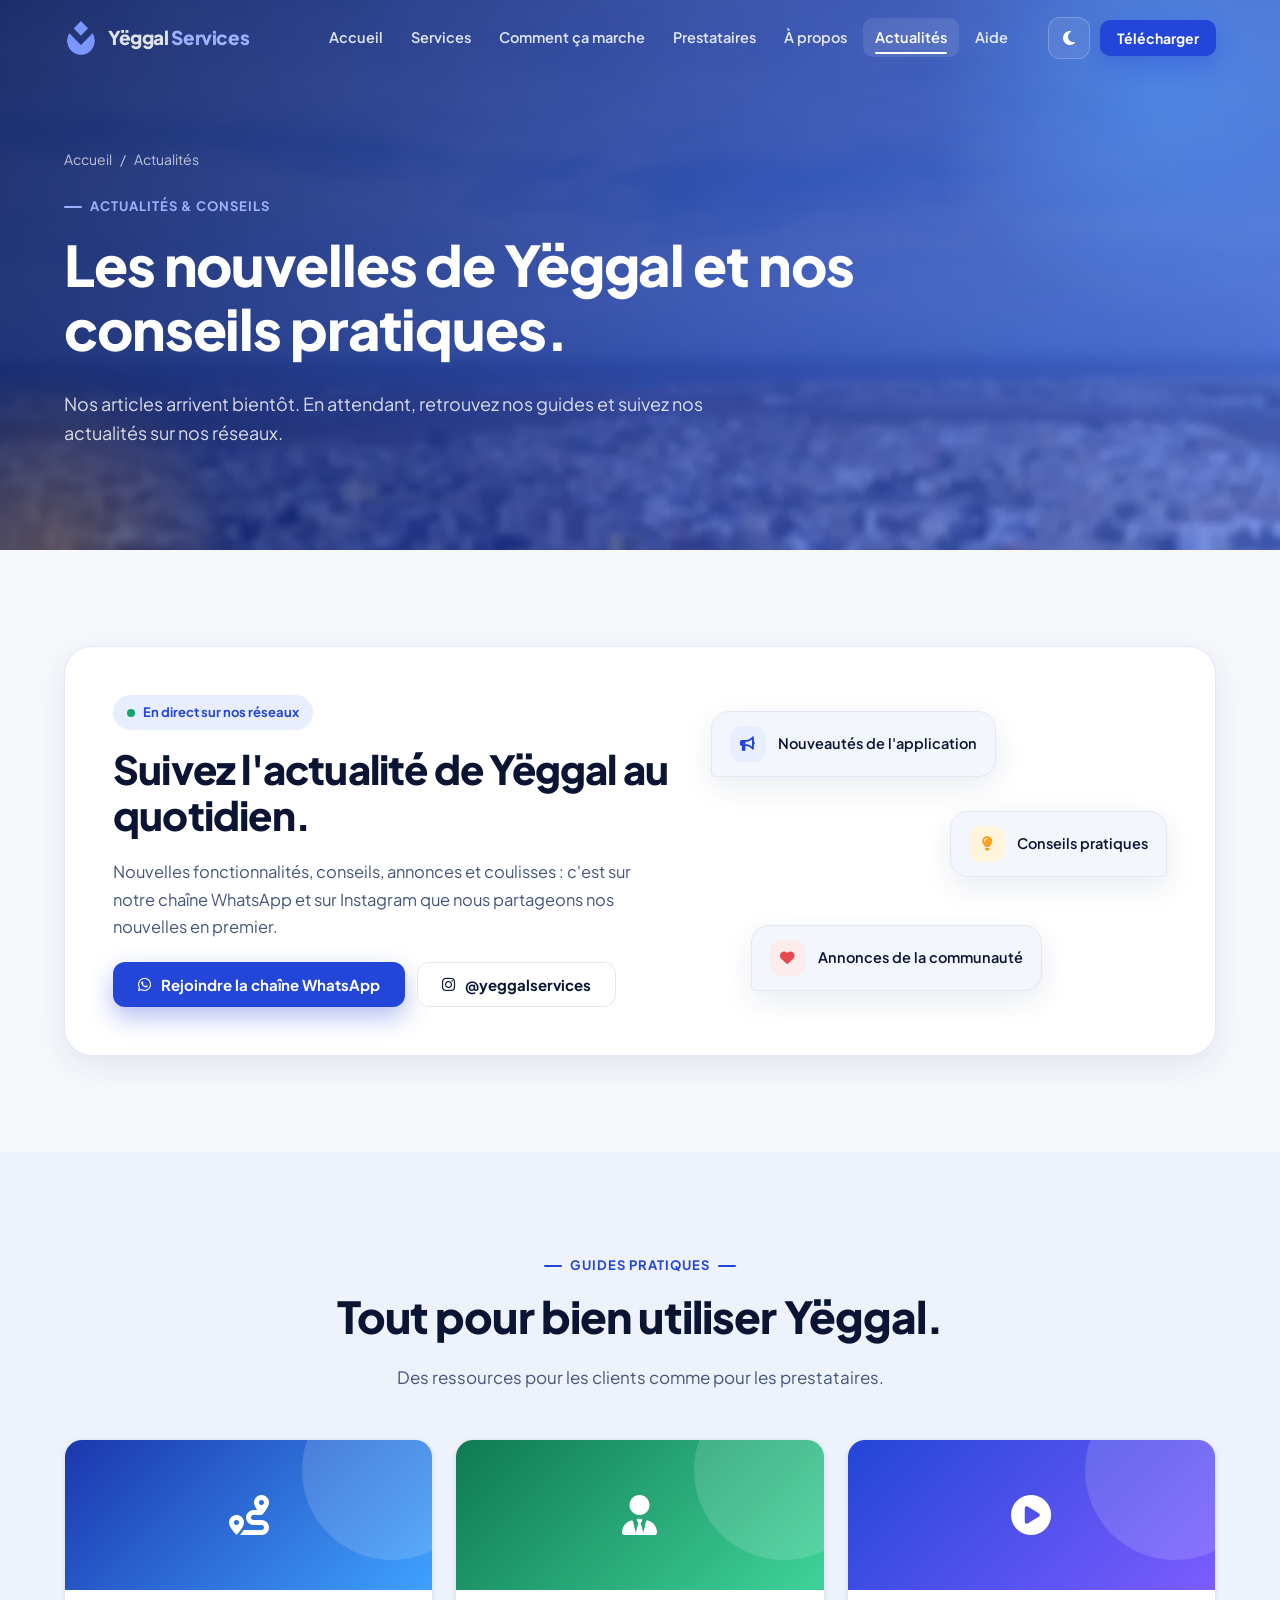
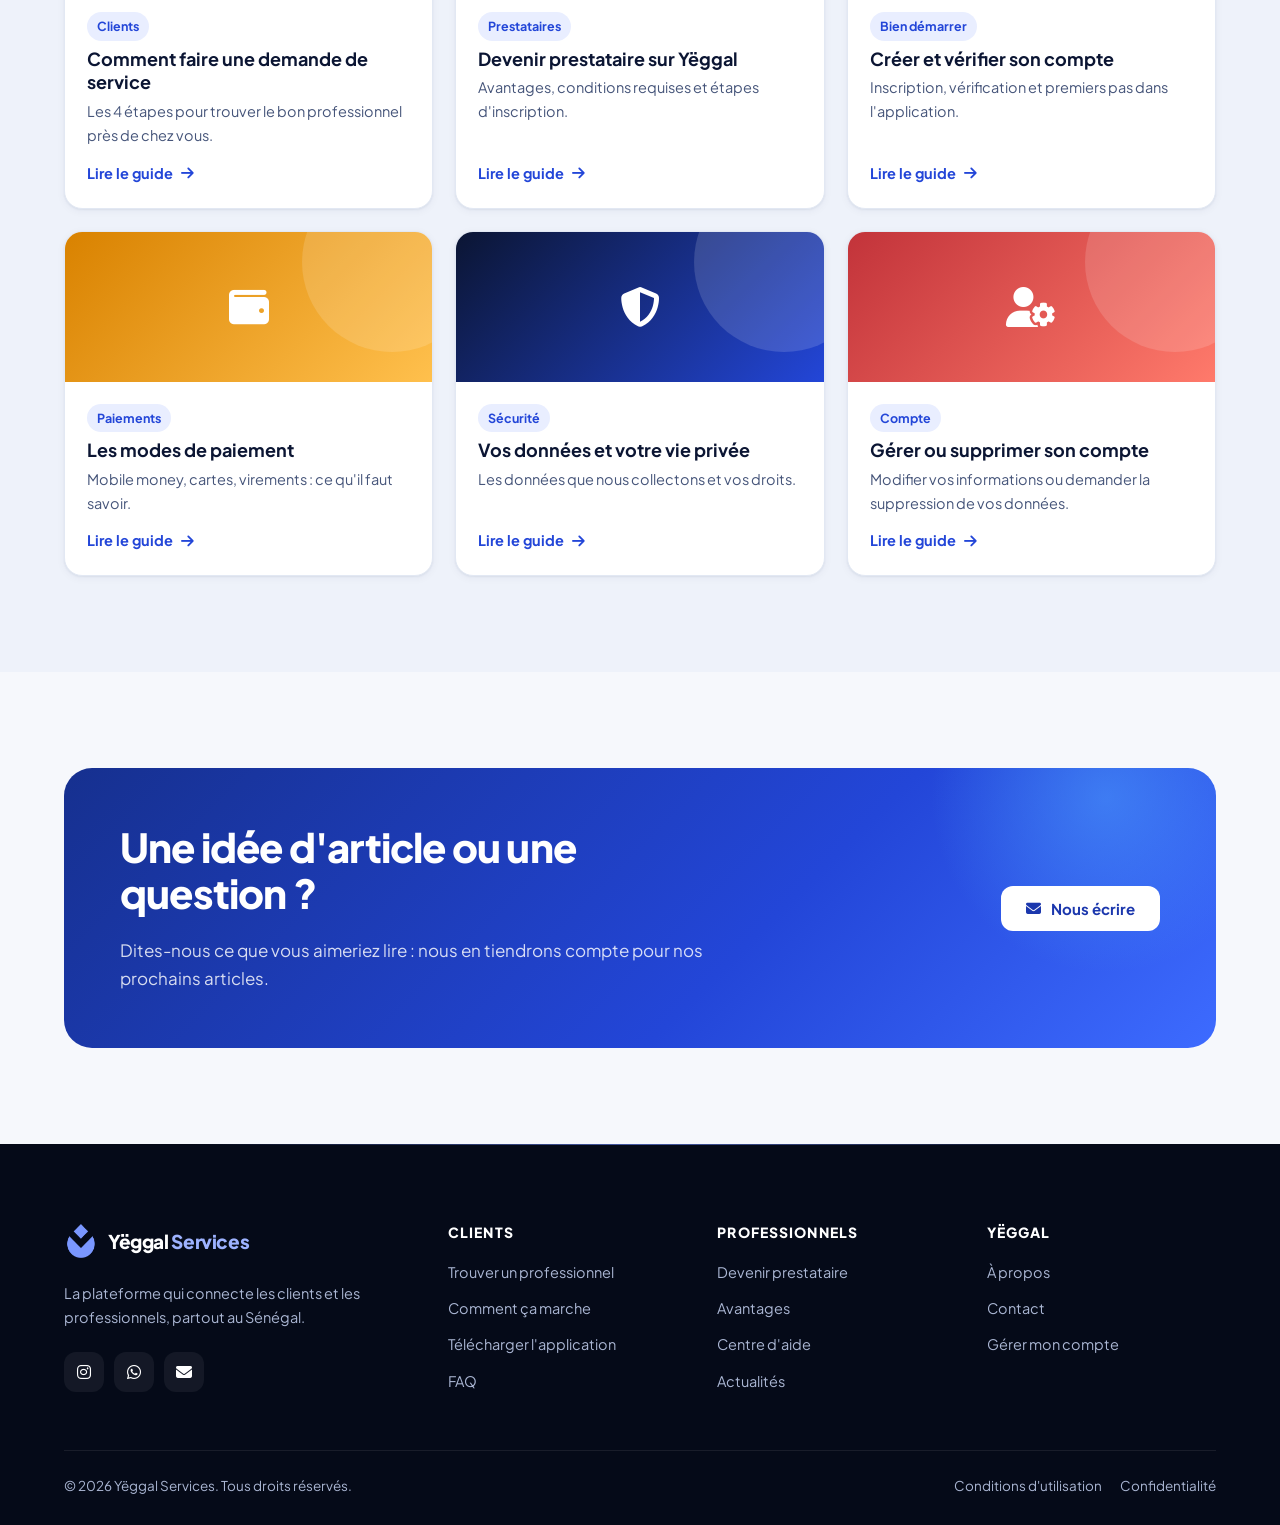
<file: blog.html>
<!DOCTYPE html>
<html lang="fr" class="no-js">
<head>
<meta charset="UTF-8">
<meta name="viewport" content="width=device-width, initial-scale=1.0">
<title>Actualités & conseils — Yëggal Services</title>
<meta name="description" content="Actualités, guides et conseils de Yëggal Services pour les clients et les prestataires au Sénégal.">
<link rel="icon" type="image/png" href="favicon.png">
<meta name="theme-color" content="#ffffff">
<script>(function(){var t;try{t=localStorage.getItem('yeggal-theme')}catch(e){}document.documentElement.setAttribute('data-theme',t||(window.matchMedia&&matchMedia('(prefers-color-scheme: dark)').matches?'dark':'light'))})();</script>
<link rel="preconnect" href="https://fonts.googleapis.com">
<link rel="preconnect" href="https://fonts.gstatic.com" crossorigin>
<link href="https://fonts.googleapis.com/css2?family=Plus+Jakarta+Sans:wght@400;500;600;700;800&display=swap" rel="stylesheet">
<link rel="stylesheet" href="https://cdnjs.cloudflare.com/ajax/libs/font-awesome/6.5.2/css/all.min.css">
<link rel="stylesheet" href="style/site.css">
<link rel="stylesheet" href="style/blog.css">
</head>
<body class="on-dark-hero">
<div class="scroll-progress" aria-hidden="true"></div>
<header class="site-nav" id="header">
  <div class="container nav-inner">
    <a href="index.html" class="brand" aria-label="Yëggal Services, accueil"><span class="brand-mark" aria-hidden="true"></span><span>Yëggal <b>Services</b></span></a>
    <nav class="nav-menu" id="navMenu" aria-label="Navigation principale">
      <a href="index.html" data-page="index">Accueil</a>
      <a href="index.html#services">Services</a>
      <a href="index.html#comment-ca-marche">Comment ça marche</a>
      <a href="prestataire.html" data-page="prestataire">Prestataires</a>
      <a href="about.html" data-page="about">À propos</a>
      <a href="blog.html" data-page="blog">Actualités</a>
      <a href="aide.html" data-page="aide">Aide</a>
      <a href="download.html" class="btn btn-primary nav-menu-cta">Télécharger l'application</a>
    </nav>
    <div class="nav-actions">
      <button class="theme-toggle" id="themeToggle" type="button" aria-label="Changer de thème (clair / sombre)"><i class="fa-solid fa-moon"></i><i class="fa-solid fa-sun"></i></button>
      <a href="download.html" class="btn btn-primary btn-sm nav-download">Télécharger</a>
      <button class="nav-burger" id="navBurger" type="button" aria-label="Ouvrir le menu" aria-expanded="false" aria-controls="navMenu"><span></span><span></span><span></span></button>
    </div>
  </div>
</header>
<div class="nav-backdrop" aria-hidden="true"></div>

<main>
<section class="page-hero">
  <div class="container">
    <nav class="breadcrumb reveal" aria-label="Fil d'Ariane"><a href="index.html">Accueil</a><span>/</span><span>Actualités</span></nav>
    <span class="eyebrow reveal">Actualités & conseils</span>
    <h1 class="reveal" style="--d:.08s">Les nouvelles de Yëggal et nos conseils pratiques.</h1>
    <p class="reveal" style="--d:.16s">Nos articles arrivent bientôt. En attendant, retrouvez nos guides et suivez nos actualités sur nos réseaux.</p>
  </div>
</section>

<!-- Suivre l'actualite -->
<section class="section">
  <div class="container">
    <div class="follow reveal zoom">
      <div class="follow-copy">
        <span class="pill"><span class="live-dot"></span>En direct sur nos réseaux</span>
        <h2>Suivez l'actualité de Yëggal au quotidien.</h2>
        <p>Nouvelles fonctionnalités, conseils, annonces et coulisses : c'est sur notre chaîne WhatsApp et sur Instagram que nous partageons nos nouvelles en premier.</p>
        <div class="follow-actions">
          <a href="https://whatsapp.com/channel/0029VbBmTpsL2AU7tbY5cg06" target="_blank" rel="noopener" class="btn btn-primary"><i class="fa-brands fa-whatsapp"></i>Rejoindre la chaîne WhatsApp</a>
          <a href="https://www.instagram.com/yeggalservices/" target="_blank" rel="noopener" class="btn btn-outline"><i class="fa-brands fa-instagram"></i>@yeggalservices</a>
        </div>
      </div>
      <div class="follow-visual" aria-hidden="true">
        <div class="bubble b1"><i class="fa-solid fa-bullhorn"></i><span>Nouveautés de l'application</span></div>
        <div class="bubble b2"><i class="fa-solid fa-lightbulb"></i><span>Conseils pratiques</span></div>
        <div class="bubble b3"><i class="fa-solid fa-heart"></i><span>Annonces de la communauté</span></div>
      </div>
    </div>
  </div>
</section>

<!-- Guides -->
<section class="section section-alt">
  <div class="container">
    <div class="section-head center reveal">
      <span class="eyebrow">Guides pratiques</span>
      <h2>Tout pour bien utiliser Yëggal.</h2>
      <p>Des ressources pour les clients comme pour les prestataires.</p>
    </div>
    <div class="guides" data-stagger=".08">
      <a class="guide" href="index.html#comment-ca-marche">
        <span class="guide-cover c1"><i class="fa-solid fa-route"></i></span>
        <span class="guide-body"><span class="tag">Clients</span><b>Comment faire une demande de service</b><small>Les 4 étapes pour trouver le bon professionnel près de chez vous.</small><span class="guide-more">Lire le guide <i class="fa-solid fa-arrow-right"></i></span></span>
      </a>
      <a class="guide" href="prestataire.html">
        <span class="guide-cover c2"><i class="fa-solid fa-user-tie"></i></span>
        <span class="guide-body"><span class="tag">Prestataires</span><b>Devenir prestataire sur Yëggal</b><small>Avantages, conditions requises et étapes d'inscription.</small><span class="guide-more">Lire le guide <i class="fa-solid fa-arrow-right"></i></span></span>
      </a>
      <a class="guide" href="aide.html#cat-demarrer">
        <span class="guide-cover c3"><i class="fa-solid fa-circle-play"></i></span>
        <span class="guide-body"><span class="tag">Bien démarrer</span><b>Créer et vérifier son compte</b><small>Inscription, vérification et premiers pas dans l'application.</small><span class="guide-more">Lire le guide <i class="fa-solid fa-arrow-right"></i></span></span>
      </a>
      <a class="guide" href="aide.html#cat-paiements">
        <span class="guide-cover c4"><i class="fa-solid fa-wallet"></i></span>
        <span class="guide-body"><span class="tag">Paiements</span><b>Les modes de paiement</b><small>Mobile money, cartes, virements : ce qu'il faut savoir.</small><span class="guide-more">Lire le guide <i class="fa-solid fa-arrow-right"></i></span></span>
      </a>
      <a class="guide" href="confidentialite.html">
        <span class="guide-cover c5"><i class="fa-solid fa-shield-halved"></i></span>
        <span class="guide-body"><span class="tag">Sécurité</span><b>Vos données et votre vie privée</b><small>Les données que nous collectons et vos droits.</small><span class="guide-more">Lire le guide <i class="fa-solid fa-arrow-right"></i></span></span>
      </a>
      <a class="guide" href="gestion_compte.html">
        <span class="guide-cover c6"><i class="fa-solid fa-user-gear"></i></span>
        <span class="guide-body"><span class="tag">Compte</span><b>Gérer ou supprimer son compte</b><small>Modifier vos informations ou demander la suppression de vos données.</small><span class="guide-more">Lire le guide <i class="fa-solid fa-arrow-right"></i></span></span>
      </a>
    </div>
  </div>
</section>

<section class="section">
  <div class="container">
    <div class="cta-band reveal zoom">
      <div>
        <h2>Une idée d'article ou une question ?</h2>
        <p>Dites-nous ce que vous aimeriez lire : nous en tiendrons compte pour nos prochains articles.</p>
      </div>
      <div class="cta-actions">
        <a href="mailto:yeggalservices@gmail.com?subject=Id%C3%A9e%20d%27article" class="btn btn-light"><i class="fa-solid fa-envelope"></i>Nous écrire</a>
      </div>
    </div>
  </div>
</section>
</main>

<footer class="site-footer">
  <div class="container">
    <div class="footer-grid">
      <div>
        <a href="index.html" class="brand"><span class="brand-mark" aria-hidden="true"></span><span>Yëggal <b>Services</b></span></a>
        <p class="footer-about">La plateforme qui connecte les clients et les professionnels, partout au Sénégal.</p>
        <div class="footer-social">
          <a href="https://www.instagram.com/yeggalservices/" target="_blank" rel="noopener" aria-label="Instagram"><i class="fa-brands fa-instagram"></i></a>
          <a href="https://whatsapp.com/channel/0029VbBmTpsL2AU7tbY5cg06" target="_blank" rel="noopener" aria-label="Chaîne WhatsApp"><i class="fa-brands fa-whatsapp"></i></a>
          <a href="mailto:yeggalservices@gmail.com" aria-label="Email"><i class="fa-solid fa-envelope"></i></a>
        </div>
      </div>
      <div>
        <h4>Clients</h4>
        <ul>
          <li><a href="index.html#services">Trouver un professionnel</a></li>
          <li><a href="index.html#comment-ca-marche">Comment ça marche</a></li>
          <li><a href="download.html">Télécharger l'application</a></li>
          <li><a href="index.html#faq">FAQ</a></li>
        </ul>
      </div>
      <div>
        <h4>Professionnels</h4>
        <ul>
          <li><a href="prestataire.html">Devenir prestataire</a></li>
          <li><a href="prestataire.html#avantages">Avantages</a></li>
          <li><a href="aide.html">Centre d'aide</a></li>
          <li><a href="blog.html">Actualités</a></li>
        </ul>
      </div>
      <div>
        <h4>Yëggal</h4>
        <ul>
          <li><a href="about.html">À propos</a></li>
          <li><a href="mailto:yeggalservices@gmail.com">Contact</a></li>
          <li><a href="gestion_compte.html">Gérer mon compte</a></li>
        </ul>
      </div>
    </div>
    <div class="footer-bottom">
      <span>© <span id="year">2026</span> Yëggal Services. Tous droits réservés.</span>
      <nav aria-label="Liens légaux"><a href="conditions.html">Conditions d'utilisation</a><a href="confidentialite.html">Confidentialité</a></nav>
    </div>
  </div>
</footer>
<button class="to-top" type="button" aria-label="Revenir en haut"><i class="fa-solid fa-arrow-up"></i></button>
<script src="js/site.js"></script>
</body>
</html>
</file>
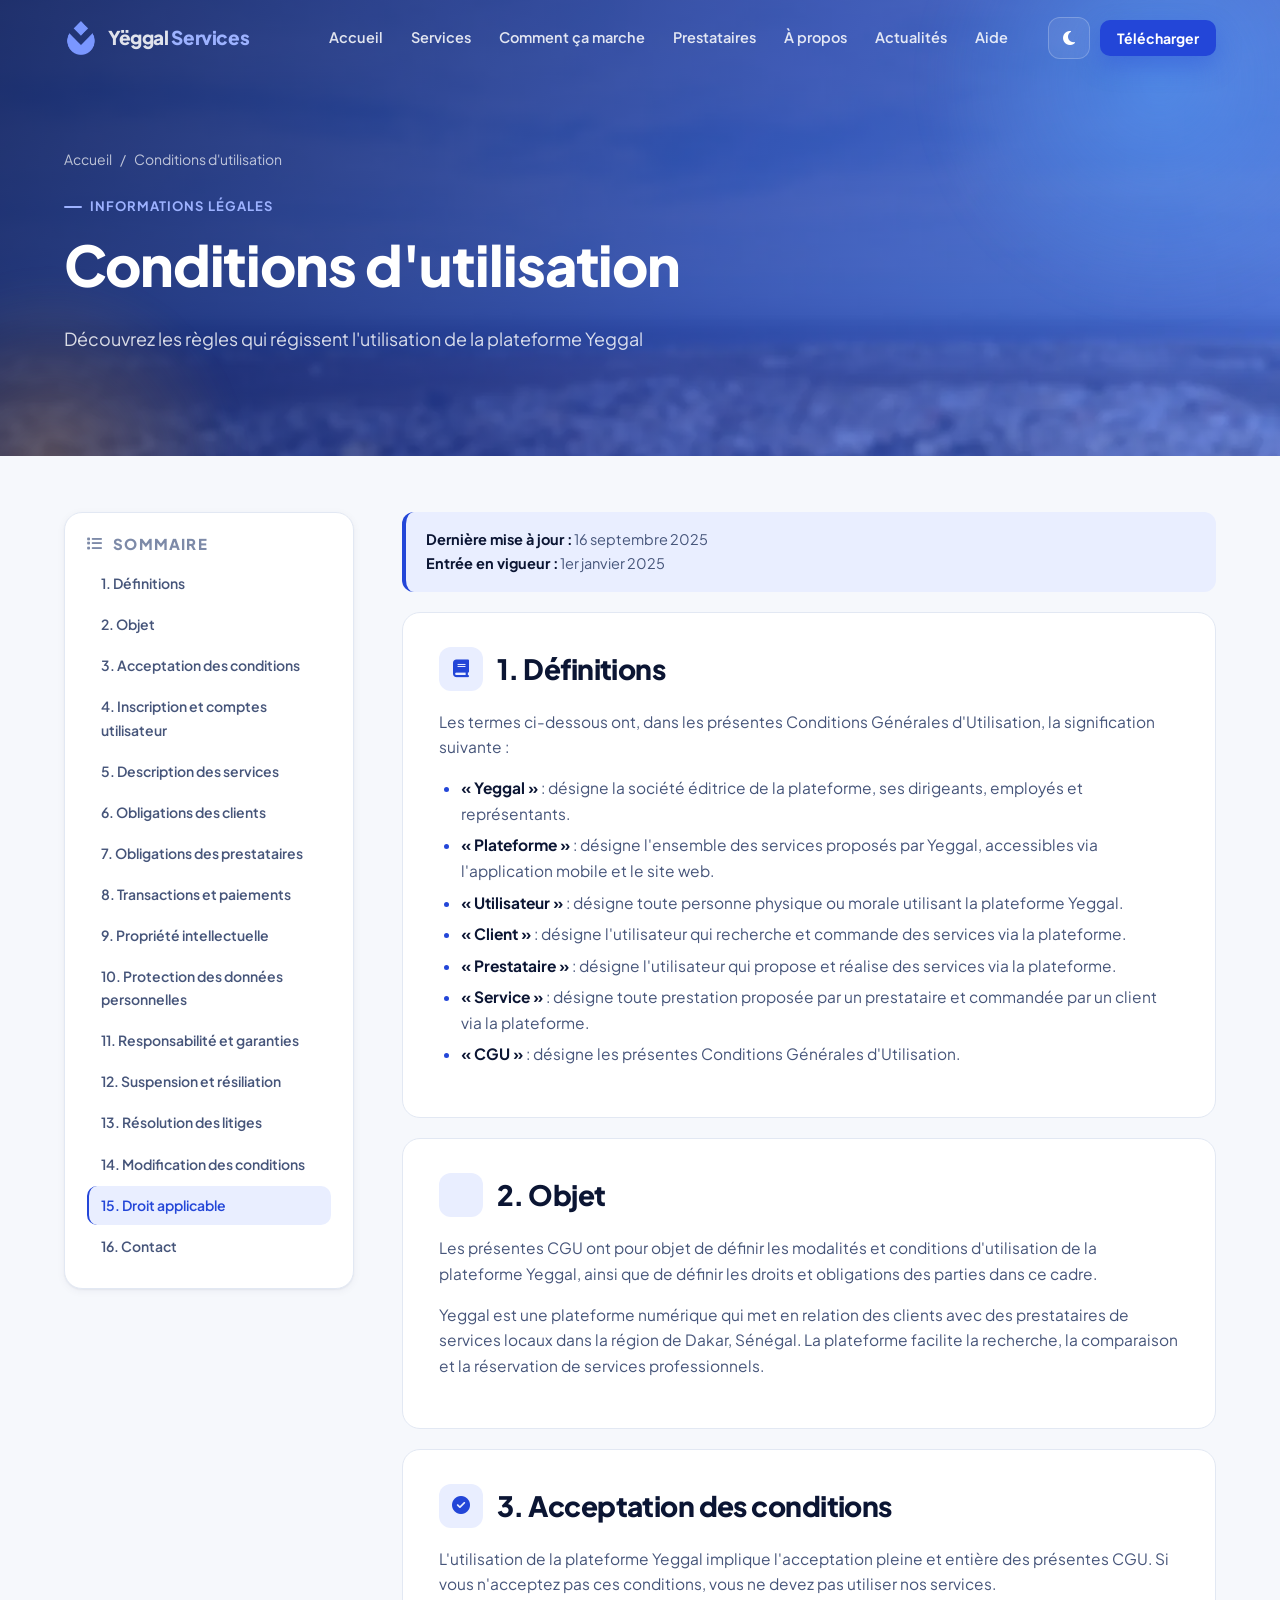
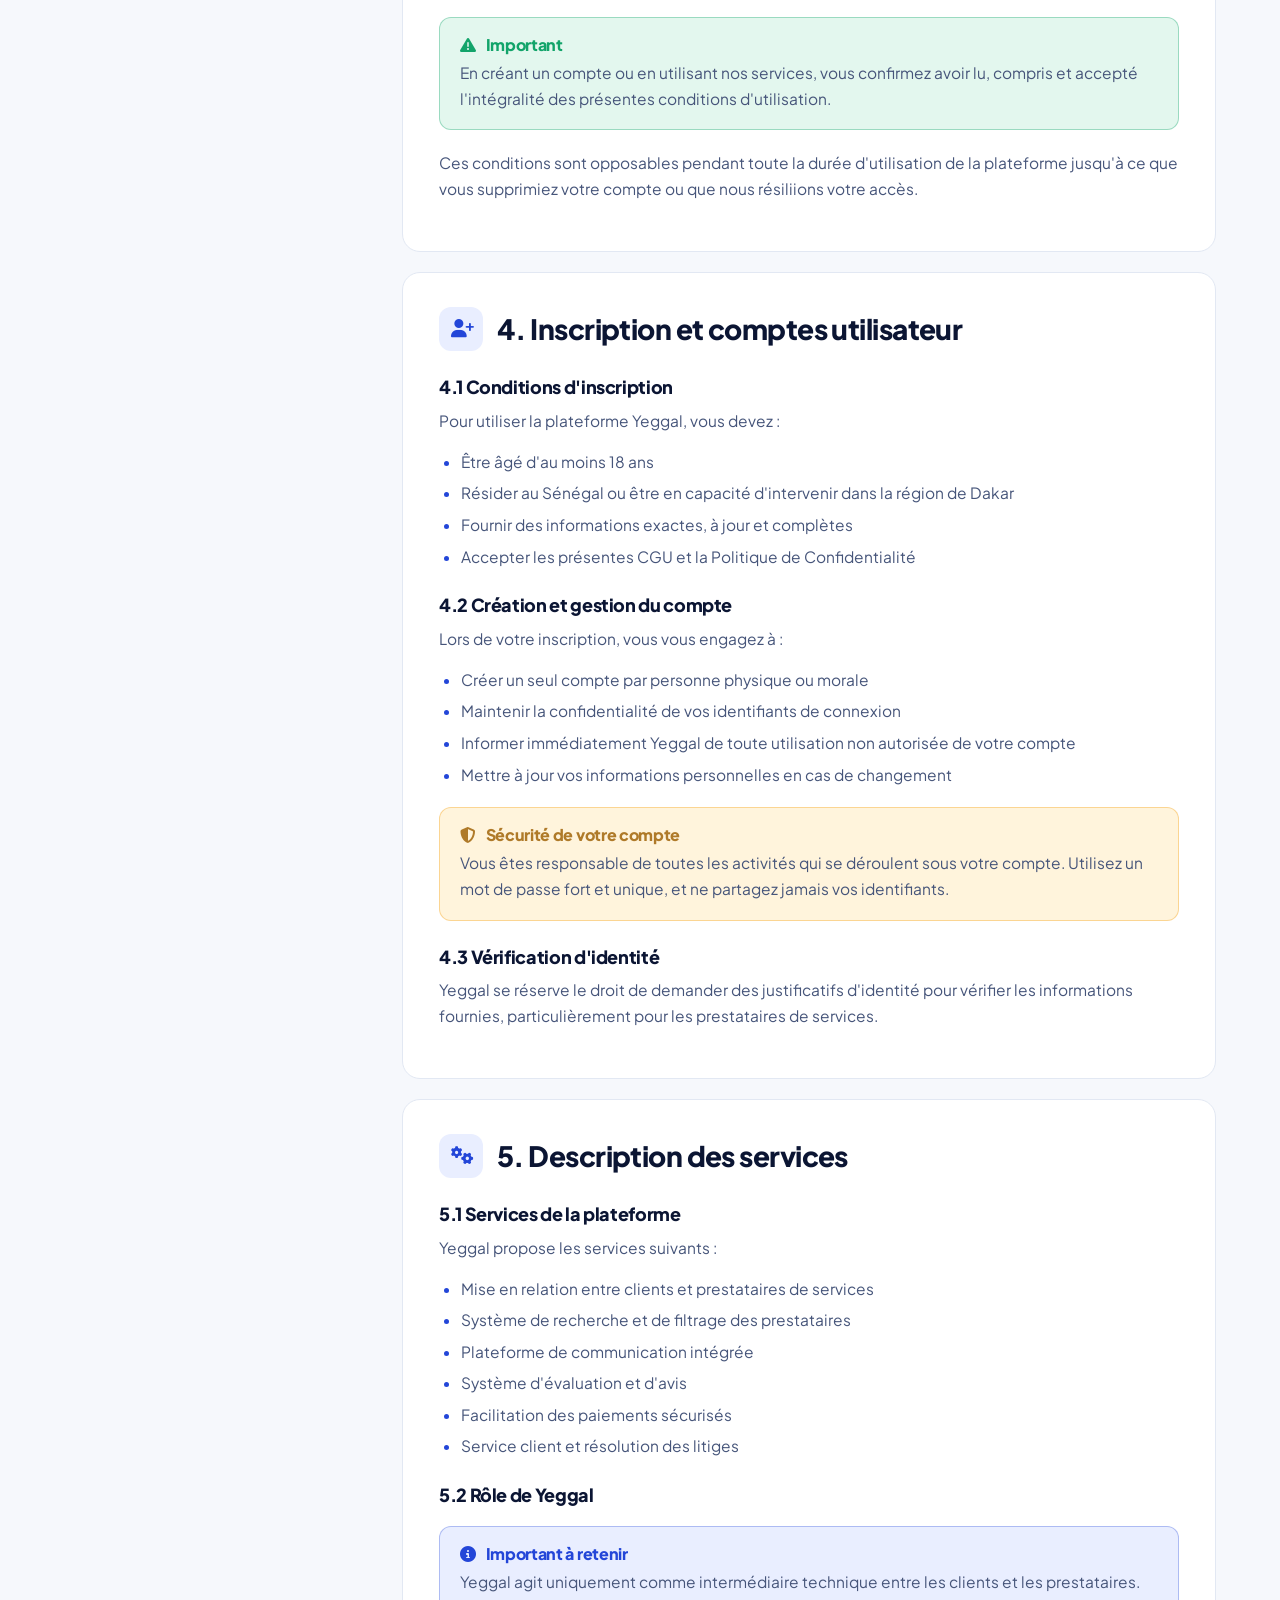
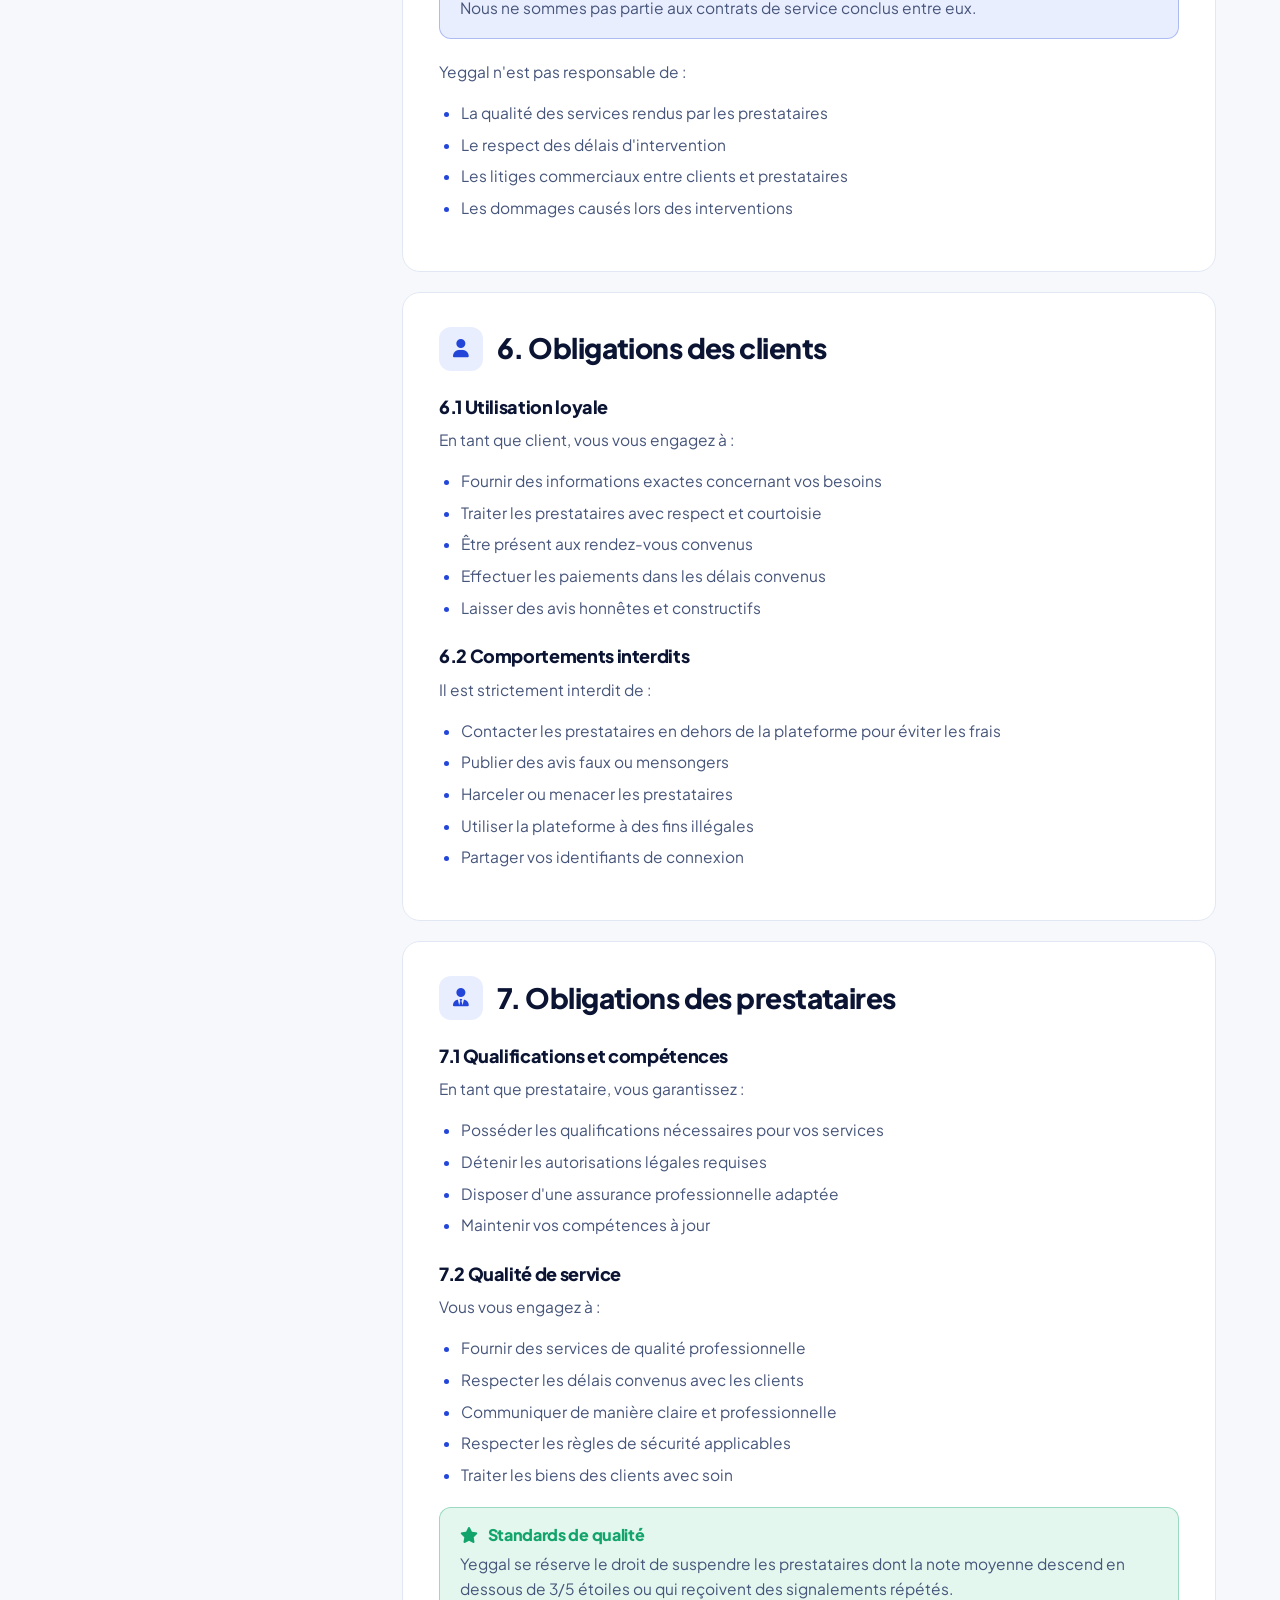
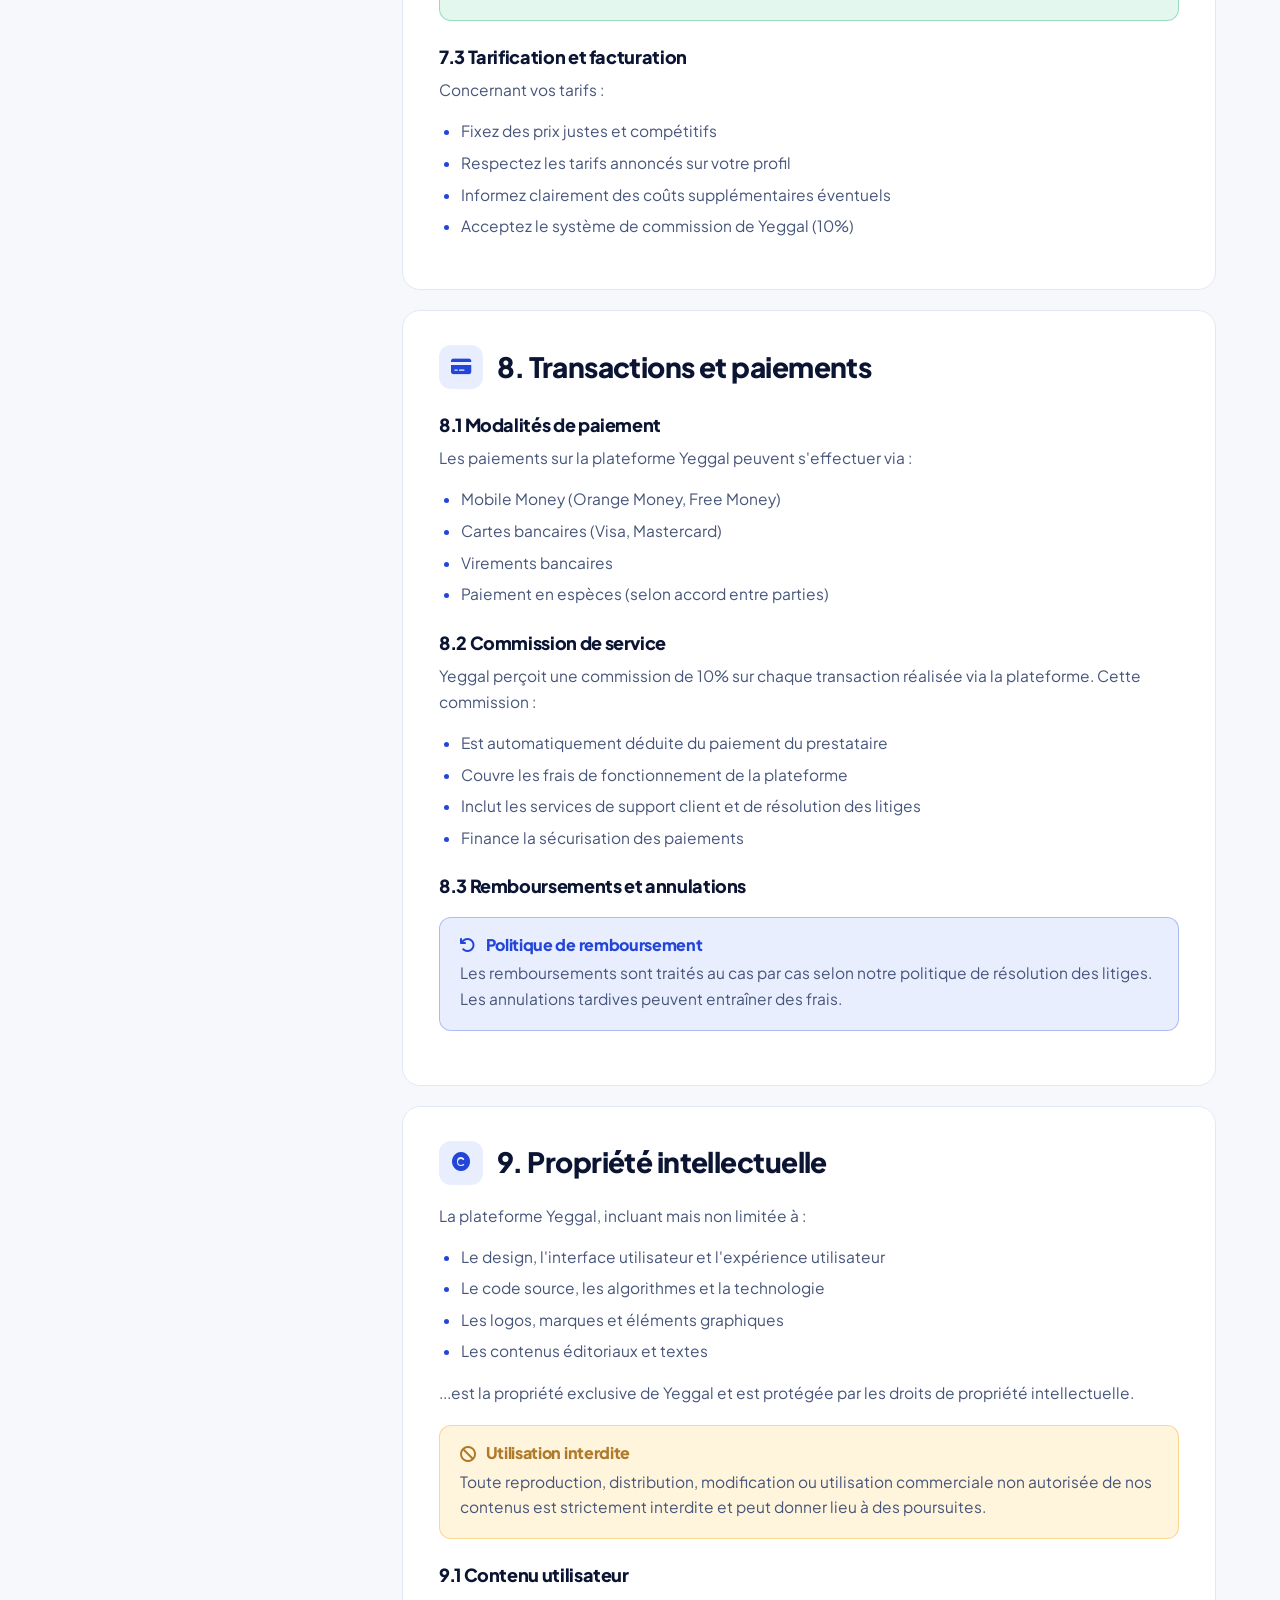
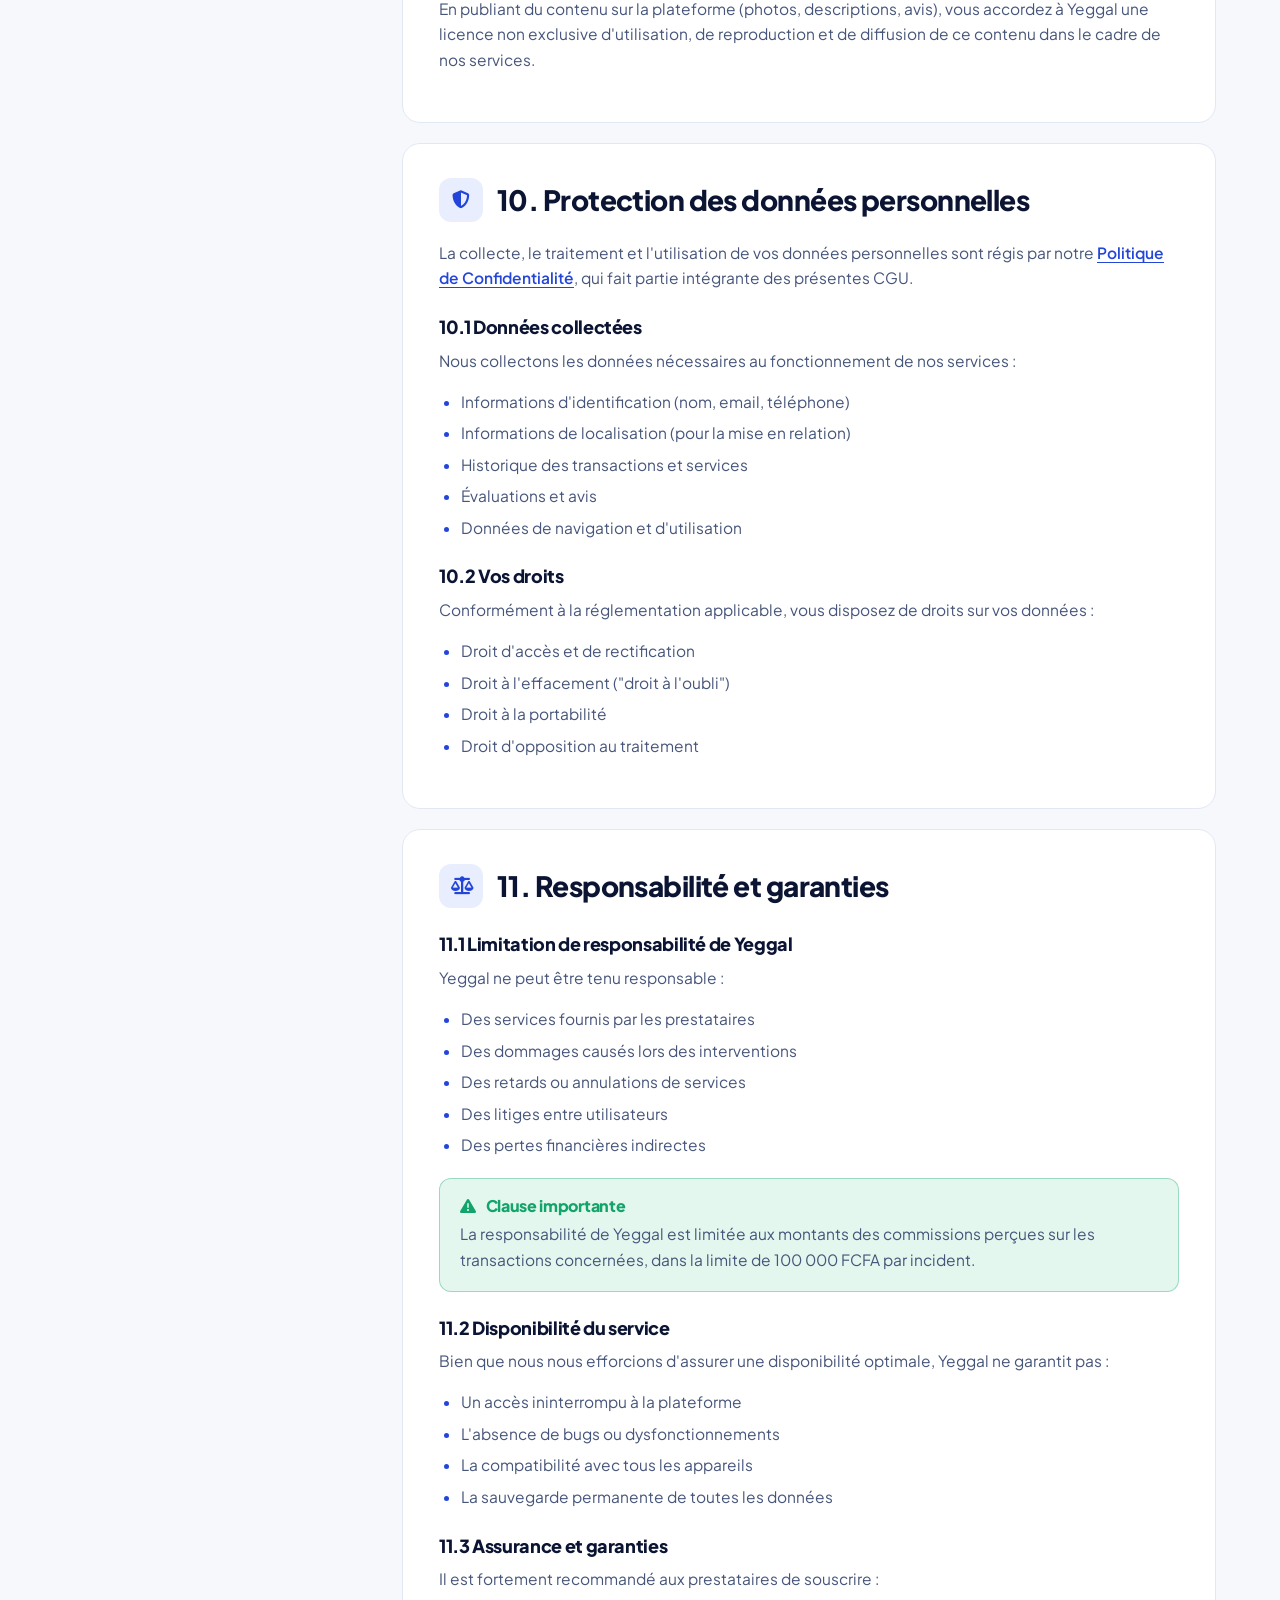
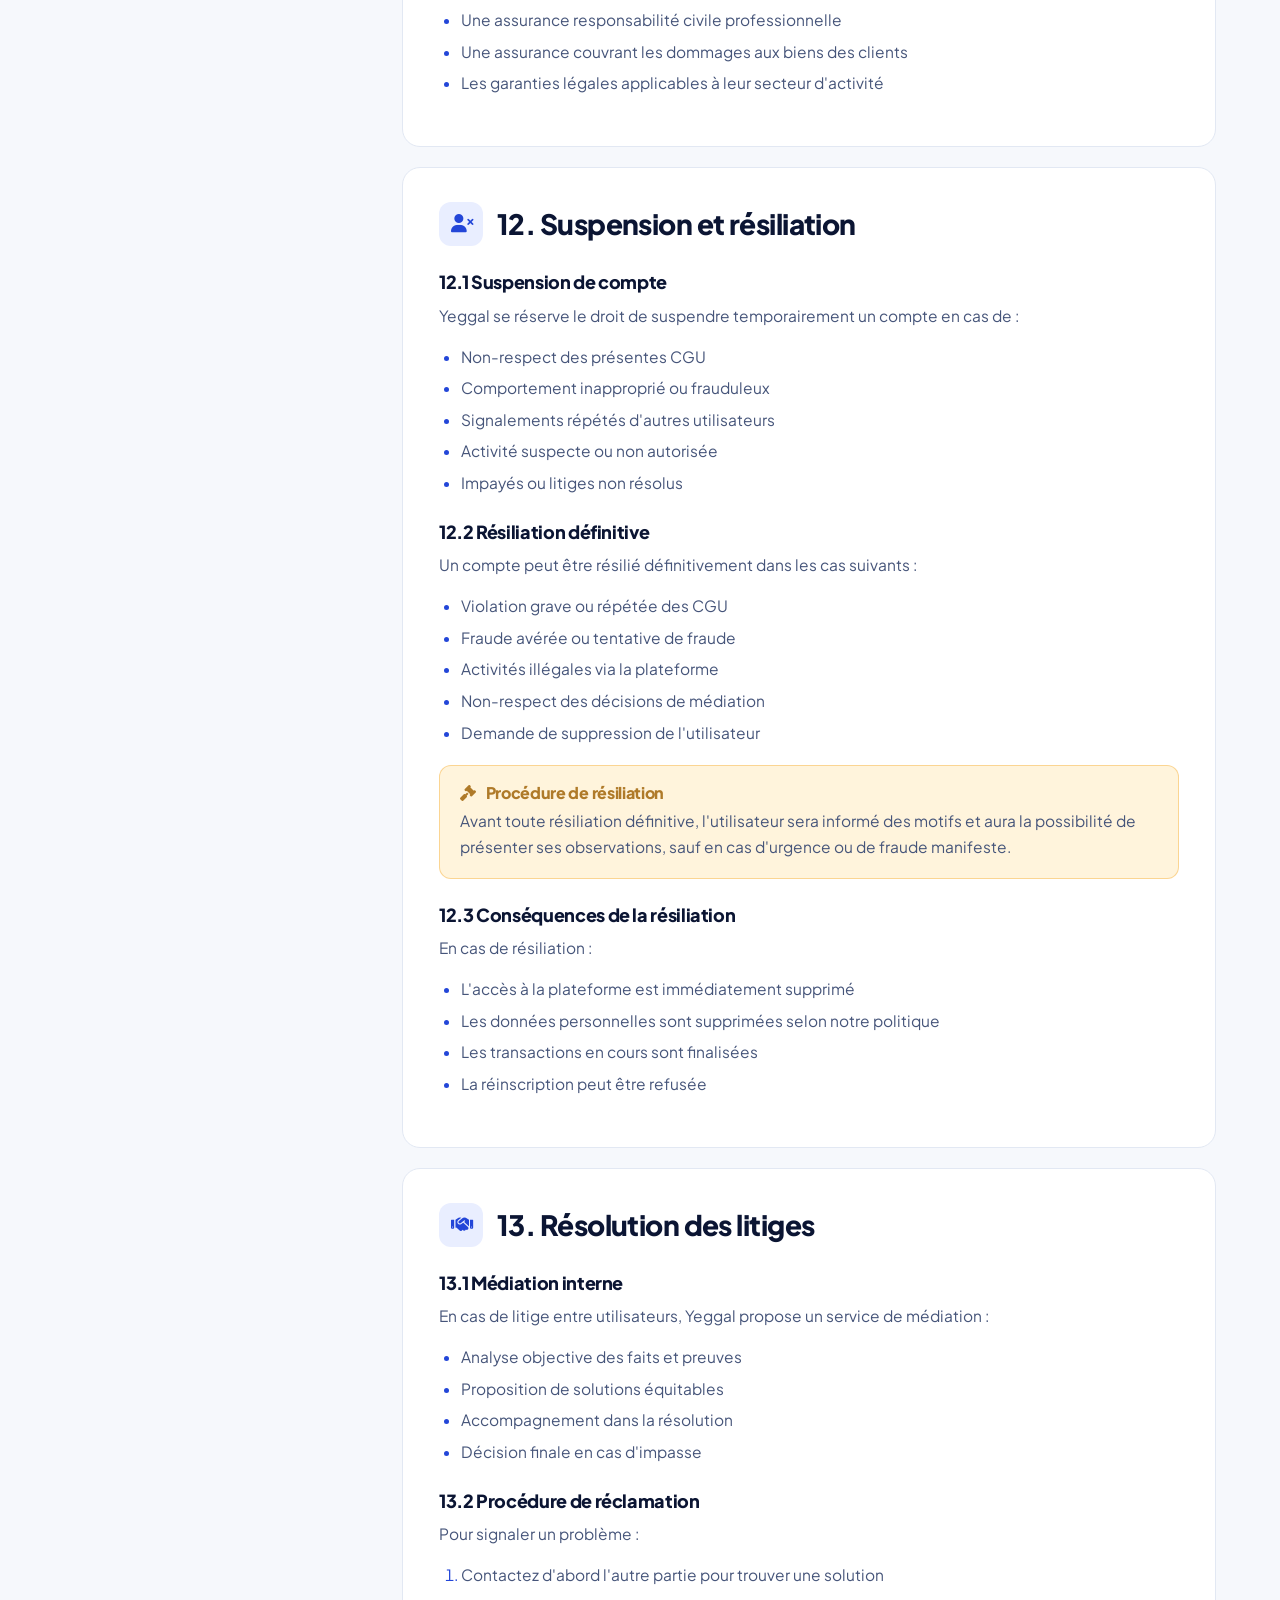
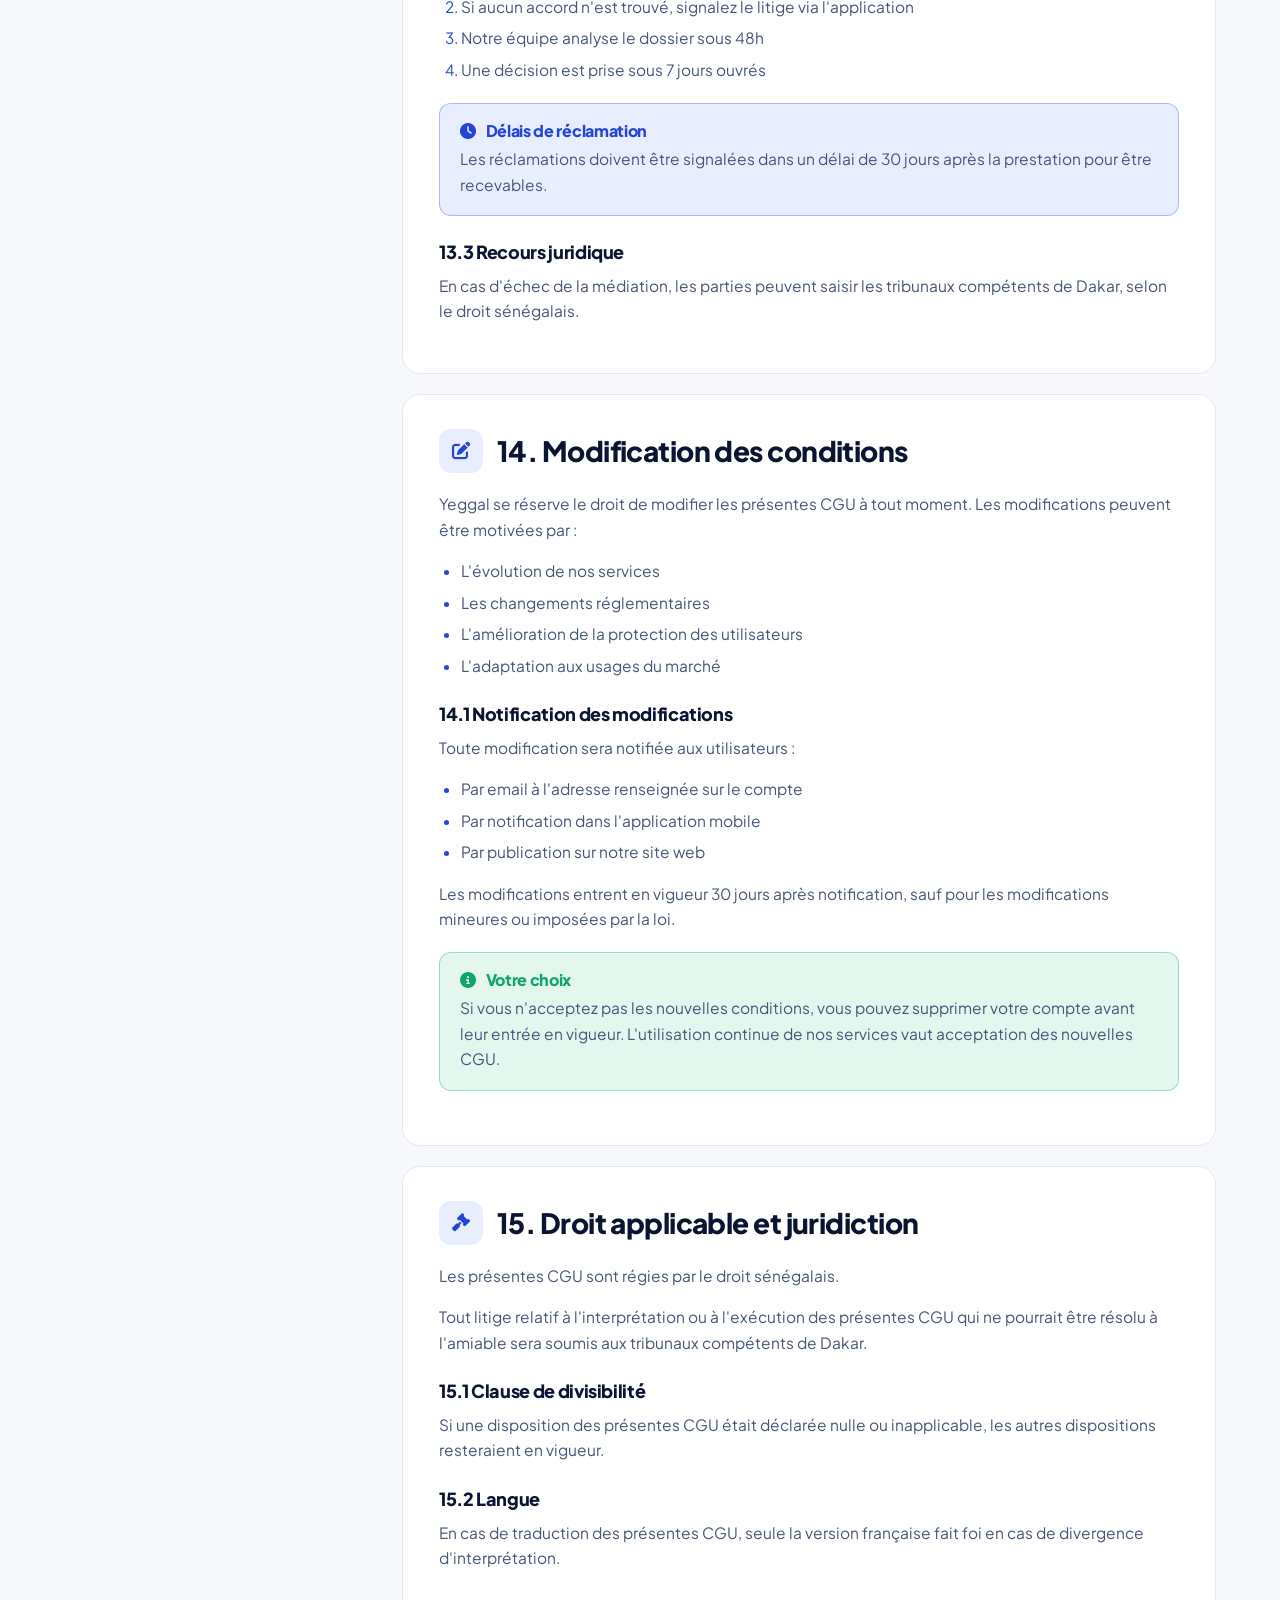
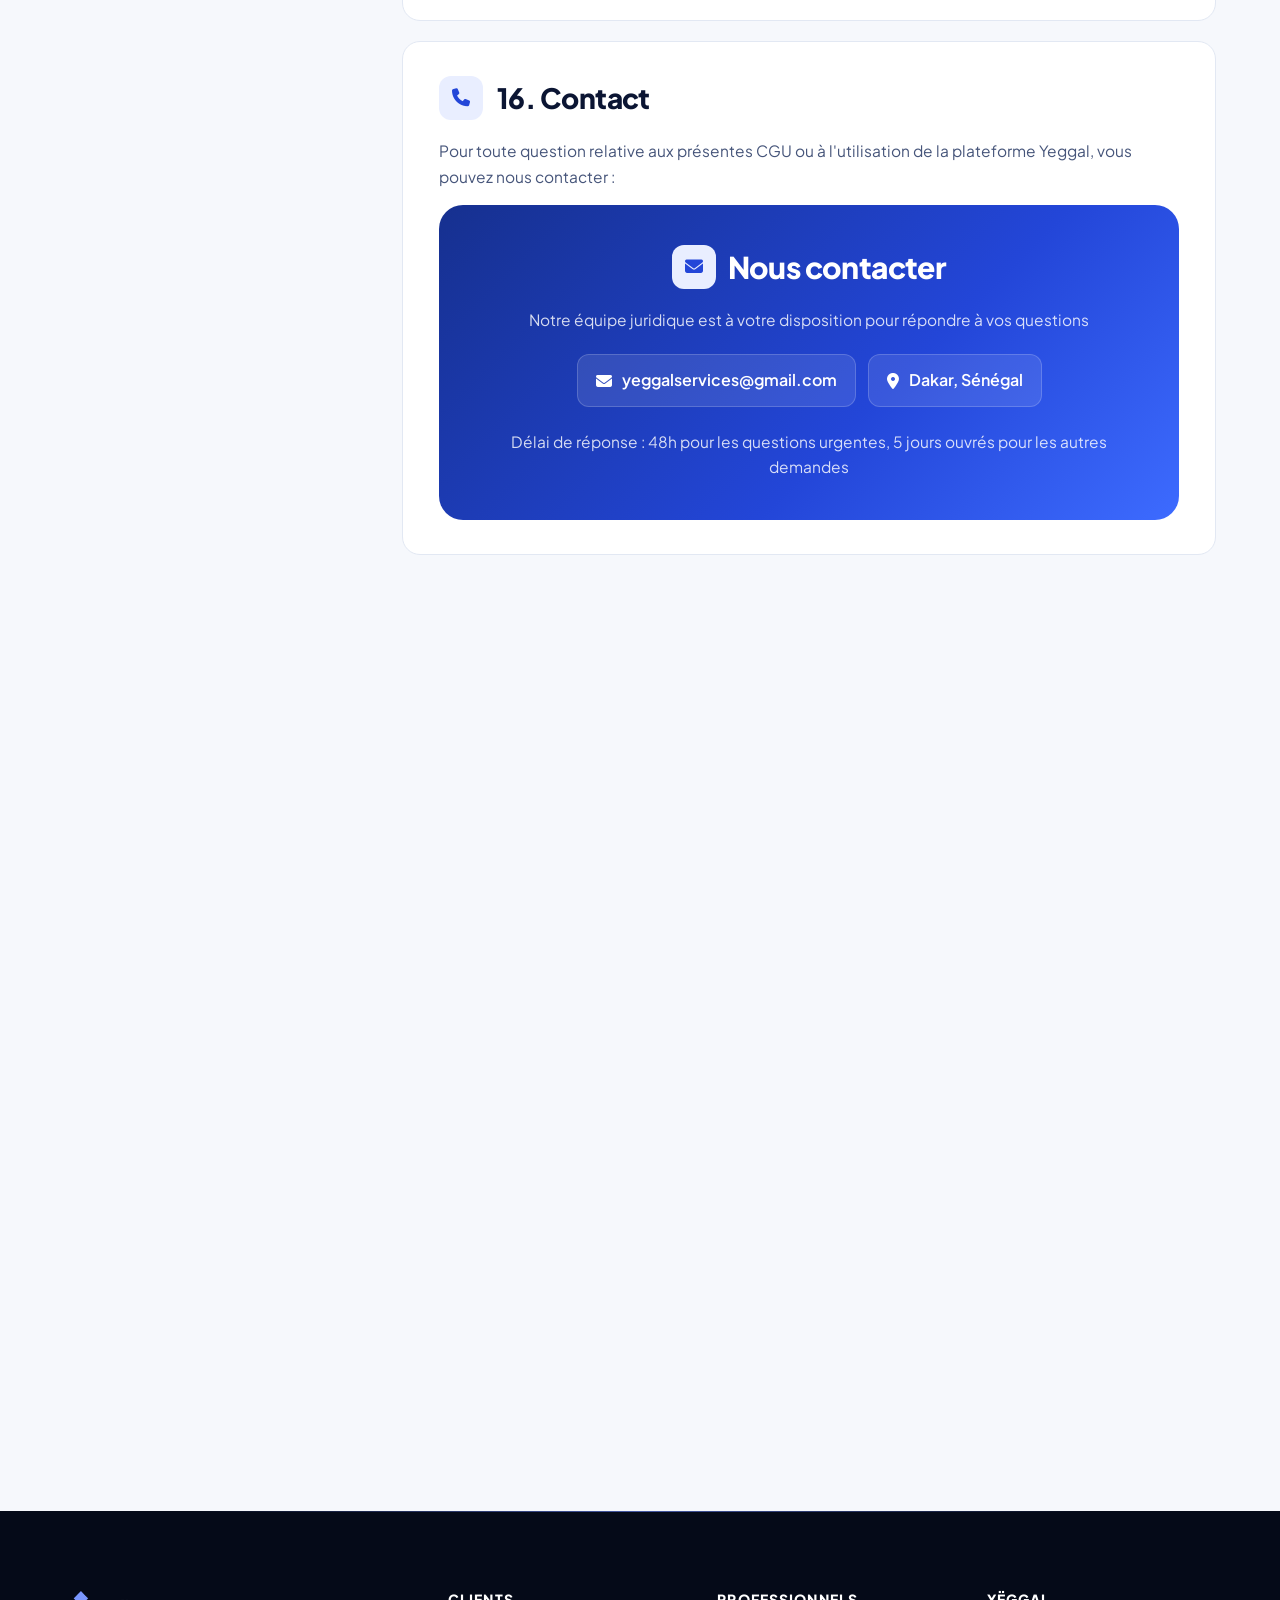
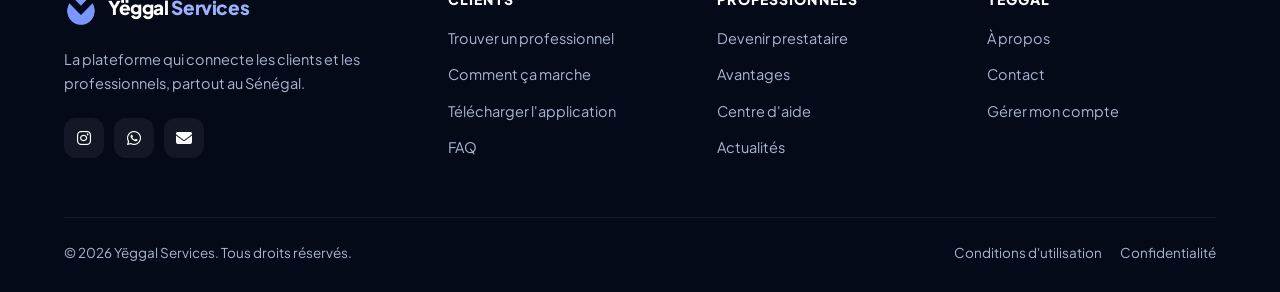
<file: conditions.html>
<!DOCTYPE html>
<html lang="fr" class="no-js">
<head>
    <meta charset="UTF-8">
    <meta name="viewport" content="width=device-width, initial-scale=1.0">
    <title>Conditions d'utilisation - Yeggal</title>
    <meta name="description" content="Conditions générales d'utilisation de la plateforme Yeggal. Droits et obligations des utilisateurs et prestataires.">
<link rel="icon" type="image/png" href="favicon.png">
<meta name="theme-color" content="#ffffff">
<script>(function(){var t;try{t=localStorage.getItem('yeggal-theme')}catch(e){}document.documentElement.setAttribute('data-theme',t||(window.matchMedia&&matchMedia('(prefers-color-scheme: dark)').matches?'dark':'light'))})();</script>
<link rel="preconnect" href="https://fonts.googleapis.com">
<link rel="preconnect" href="https://fonts.gstatic.com" crossorigin>
<link href="https://fonts.googleapis.com/css2?family=Plus+Jakarta+Sans:wght@400;500;600;700;800&display=swap" rel="stylesheet">
<link rel="stylesheet" href="https://cdnjs.cloudflare.com/ajax/libs/font-awesome/6.5.2/css/all.min.css">
<link rel="stylesheet" href="style/site.css">
<link rel="stylesheet" href="style/conditions.css">
</head>
<body class="on-dark-hero">
<div class="scroll-progress" aria-hidden="true"></div>
    <!-- Header -->
    <header class="site-nav" id="header">
  <div class="container nav-inner">
    <a href="index.html" class="brand" aria-label="Yëggal Services, accueil"><span class="brand-mark" aria-hidden="true"></span><span>Yëggal <b>Services</b></span></a>
    <nav class="nav-menu" id="navMenu" aria-label="Navigation principale">
      <a href="index.html" data-page="index">Accueil</a>
      <a href="index.html#services">Services</a>
      <a href="index.html#comment-ca-marche">Comment ça marche</a>
      <a href="prestataire.html" data-page="prestataire">Prestataires</a>
      <a href="about.html" data-page="about">À propos</a>
      <a href="blog.html" data-page="blog">Actualités</a>
      <a href="aide.html" data-page="aide">Aide</a>
      <a href="download.html" class="btn btn-primary nav-menu-cta">Télécharger l'application</a>
    </nav>
    <div class="nav-actions">
      <button class="theme-toggle" id="themeToggle" type="button" aria-label="Changer de thème (clair / sombre)"><i class="fa-solid fa-moon"></i><i class="fa-solid fa-sun"></i></button>
      <a href="download.html" class="btn btn-primary btn-sm nav-download">Télécharger</a>
      <button class="nav-burger" id="navBurger" type="button" aria-label="Ouvrir le menu" aria-expanded="false" aria-controls="navMenu"><span></span><span></span><span></span></button>
    </div>
  </div>
</header>
<div class="nav-backdrop" aria-hidden="true"></div>

    <!-- Hero Section -->
    <section class="page-hero">
  <div class="container">
    <nav class="breadcrumb reveal" aria-label="Fil d'Ariane"><a href="index.html">Accueil</a><span>/</span><span>Conditions d'utilisation</span></nav>
    <span class="eyebrow reveal">Informations légales</span>
<h1 class="reveal" style="--d:.08s">Conditions d'utilisation</h1>
            <p class="reveal" style="--d:.16s">Découvrez les règles qui régissent l'utilisation de la plateforme Yeggal</p>
  </div>
</section>

    <!-- Main Content -->
    <div class="container legal-layout">
        <div class="last-updated">
            <strong>Dernière mise à jour :</strong> 16 septembre 2025<br>
            <strong>Entrée en vigueur :</strong> 1er janvier 2025
        </div>

        <!-- Table of Contents -->
        <div class="table-of-contents">
            <h2><i class="fas fa-list"></i> Sommaire</h2>
            <ul class="toc-list">
                <li><a href="#definitions">1. Définitions</a></li>
                <li><a href="#objet">2. Objet</a></li>
                <li><a href="#acceptation">3. Acceptation des conditions</a></li>
                <li><a href="#inscription">4. Inscription et comptes utilisateur</a></li>
                <li><a href="#services">5. Description des services</a></li>
                <li><a href="#obligations-clients">6. Obligations des clients</a></li>
                <li><a href="#obligations-prestataires">7. Obligations des prestataires</a></li>
                <li><a href="#transactions">8. Transactions et paiements</a></li>
                <li><a href="#propriete-intellectuelle">9. Propriété intellectuelle</a></li>
                <li><a href="#donnees-personnelles">10. Protection des données personnelles</a></li>
                <li><a href="#responsabilite">11. Responsabilité et garanties</a></li>
                <li><a href="#suspension-resiliation">12. Suspension et résiliation</a></li>
                <li><a href="#litiges">13. Résolution des litiges</a></li>
                <li><a href="#modification">14. Modification des conditions</a></li>
                <li><a href="#droit-applicable">15. Droit applicable</a></li>
                <li><a href="#contact">16. Contact</a></li>
            </ul>
        </div>

        <!-- Sections -->
        <section id="definitions" class="legal-section">
            <h2><i class="fas fa-book"></i> 1. Définitions</h2>
            <p>Les termes ci-dessous ont, dans les présentes Conditions Générales d'Utilisation, la signification suivante :</p>
            <ul>
                <li><strong>« Yeggal »</strong> : désigne la société éditrice de la plateforme, ses dirigeants, employés et représentants.</li>
                <li><strong>« Plateforme »</strong> : désigne l'ensemble des services proposés par Yeggal, accessibles via l'application mobile et le site web.</li>
                <li><strong>« Utilisateur »</strong> : désigne toute personne physique ou morale utilisant la plateforme Yeggal.</li>
                <li><strong>« Client »</strong> : désigne l'utilisateur qui recherche et commande des services via la plateforme.</li>
                <li><strong>« Prestataire »</strong> : désigne l'utilisateur qui propose et réalise des services via la plateforme.</li>
                <li><strong>« Service »</strong> : désigne toute prestation proposée par un prestataire et commandée par un client via la plateforme.</li>
                <li><strong>« CGU »</strong> : désigne les présentes Conditions Générales d'Utilisation.</li>
            </ul>
        </section>

        <section id="objet" class="legal-section">
            <h2><i class="fas fa-target"></i> 2. Objet</h2>
            <p>Les présentes CGU ont pour objet de définir les modalités et conditions d'utilisation de la plateforme Yeggal, ainsi que de définir les droits et obligations des parties dans ce cadre.</p>
            <p>Yeggal est une plateforme numérique qui met en relation des clients avec des prestataires de services locaux dans la région de Dakar, Sénégal. La plateforme facilite la recherche, la comparaison et la réservation de services professionnels.</p>
        </section>

        <section id="acceptation" class="legal-section">
            <h2><i class="fas fa-check-circle"></i> 3. Acceptation des conditions</h2>
            <p>L'utilisation de la plateforme Yeggal implique l'acceptation pleine et entière des présentes CGU. Si vous n'acceptez pas ces conditions, vous ne devez pas utiliser nos services.</p>
            
            <div class="highlight-box">
                <h4><i class="fas fa-exclamation-triangle"></i> Important</h4>
                <p>En créant un compte ou en utilisant nos services, vous confirmez avoir lu, compris et accepté l'intégralité des présentes conditions d'utilisation.</p>
            </div>

            <p>Ces conditions sont opposables pendant toute la durée d'utilisation de la plateforme jusqu'à ce que vous supprimiez votre compte ou que nous résiliions votre accès.</p>
        </section>

        <section id="inscription" class="legal-section">
            <h2><i class="fas fa-user-plus"></i> 4. Inscription et comptes utilisateur</h2>
            
            <h3>4.1 Conditions d'inscription</h3>
            <p>Pour utiliser la plateforme Yeggal, vous devez :</p>
            <ul>
                <li>Être âgé d'au moins 18 ans</li>
                <li>Résider au Sénégal ou être en capacité d'intervenir dans la région de Dakar</li>
                <li>Fournir des informations exactes, à jour et complètes</li>
                <li>Accepter les présentes CGU et la Politique de Confidentialité</li>
            </ul>

            <h3>4.2 Création et gestion du compte</h3>
            <p>Lors de votre inscription, vous vous engagez à :</p>
            <ul>
                <li>Créer un seul compte par personne physique ou morale</li>
                <li>Maintenir la confidentialité de vos identifiants de connexion</li>
                <li>Informer immédiatement Yeggal de toute utilisation non autorisée de votre compte</li>
                <li>Mettre à jour vos informations personnelles en cas de changement</li>
            </ul>

            <div class="warning-box">
                <h4><i class="fas fa-shield-alt"></i> Sécurité de votre compte</h4>
                <p>Vous êtes responsable de toutes les activités qui se déroulent sous votre compte. Utilisez un mot de passe fort et unique, et ne partagez jamais vos identifiants.</p>
            </div>

            <h3>4.3 Vérification d'identité</h3>
            <p>Yeggal se réserve le droit de demander des justificatifs d'identité pour vérifier les informations fournies, particulièrement pour les prestataires de services.</p>
        </section>

        <section id="services" class="legal-section">
            <h2><i class="fas fa-cogs"></i> 5. Description des services</h2>
            
            <h3>5.1 Services de la plateforme</h3>
            <p>Yeggal propose les services suivants :</p>
            <ul>
                <li>Mise en relation entre clients et prestataires de services</li>
                <li>Système de recherche et de filtrage des prestataires</li>
                <li>Plateforme de communication intégrée</li>
                <li>Système d'évaluation et d'avis</li>
                <li>Facilitation des paiements sécurisés</li>
                <li>Service client et résolution des litiges</li>
            </ul>

            <h3>5.2 Rôle de Yeggal</h3>
            <div class="info-box">
                <h4><i class="fas fa-info-circle"></i> Important à retenir</h4>
                <p>Yeggal agit uniquement comme intermédiaire technique entre les clients et les prestataires. Nous ne sommes pas partie aux contrats de service conclus entre eux.</p>
            </div>

            <p>Yeggal n'est pas responsable de :</p>
            <ul>
                <li>La qualité des services rendus par les prestataires</li>
                <li>Le respect des délais d'intervention</li>
                <li>Les litiges commerciaux entre clients et prestataires</li>
                <li>Les dommages causés lors des interventions</li>
            </ul>
        </section>

        <section id="obligations-clients" class="legal-section">
            <h2><i class="fas fa-user"></i> 6. Obligations des clients</h2>
            
            <h3>6.1 Utilisation loyale</h3>
            <p>En tant que client, vous vous engagez à :</p>
            <ul>
                <li>Fournir des informations exactes concernant vos besoins</li>
                <li>Traiter les prestataires avec respect et courtoisie</li>
                <li>Être présent aux rendez-vous convenus</li>
                <li>Effectuer les paiements dans les délais convenus</li>
                <li>Laisser des avis honnêtes et constructifs</li>
            </ul>

            <h3>6.2 Comportements interdits</h3>
            <p>Il est strictement interdit de :</p>
            <ul>
                <li>Contacter les prestataires en dehors de la plateforme pour éviter les frais</li>
                <li>Publier des avis faux ou mensongers</li>
                <li>Harceler ou menacer les prestataires</li>
                <li>Utiliser la plateforme à des fins illégales</li>
                <li>Partager vos identifiants de connexion</li>
            </ul>
        </section>

        <section id="obligations-prestataires" class="legal-section">
            <h2><i class="fas fa-user-tie"></i> 7. Obligations des prestataires</h2>
            
            <h3>7.1 Qualifications et compétences</h3>
            <p>En tant que prestataire, vous garantissez :</p>
            <ul>
                <li>Posséder les qualifications nécessaires pour vos services</li>
                <li>Détenir les autorisations légales requises</li>
                <li>Disposer d'une assurance professionnelle adaptée</li>
                <li>Maintenir vos compétences à jour</li>
            </ul>

            <h3>7.2 Qualité de service</h3>
            <p>Vous vous engagez à :</p>
            <ul>
                <li>Fournir des services de qualité professionnelle</li>
                <li>Respecter les délais convenus avec les clients</li>
                <li>Communiquer de manière claire et professionnelle</li>
                <li>Respecter les règles de sécurité applicables</li>
                <li>Traiter les biens des clients avec soin</li>
            </ul>

            <div class="highlight-box">
                <h4><i class="fas fa-star"></i> Standards de qualité</h4>
                <p>Yeggal se réserve le droit de suspendre les prestataires dont la note moyenne descend en dessous de 3/5 étoiles ou qui reçoivent des signalements répétés.</p>
            </div>

            <h3>7.3 Tarification et facturation</h3>
            <p>Concernant vos tarifs :</p>
            <ul>
                <li>Fixez des prix justes et compétitifs</li>
                <li>Respectez les tarifs annoncés sur votre profil</li>
                <li>Informez clairement des coûts supplémentaires éventuels</li>
                <li>Acceptez le système de commission de Yeggal (10%)</li>
            </ul>
        </section>

        <section id="transactions" class="legal-section">
            <h2><i class="fas fa-credit-card"></i> 8. Transactions et paiements</h2>
            
            <h3>8.1 Modalités de paiement</h3>
            <p>Les paiements sur la plateforme Yeggal peuvent s'effectuer via :</p>
            <ul>
                <li>Mobile Money (Orange Money, Free Money)</li>
                <li>Cartes bancaires (Visa, Mastercard)</li>
                <li>Virements bancaires</li>
                <li>Paiement en espèces (selon accord entre parties)</li>
            </ul>

            <h3>8.2 Commission de service</h3>
            <p>Yeggal perçoit une commission de 10% sur chaque transaction réalisée via la plateforme. Cette commission :</p>
            <ul>
                <li>Est automatiquement déduite du paiement du prestataire</li>
                <li>Couvre les frais de fonctionnement de la plateforme</li>
                <li>Inclut les services de support client et de résolution des litiges</li>
                <li>Finance la sécurisation des paiements</li>
            </ul>

            <h3>8.3 Remboursements et annulations</h3>
            <div class="info-box">
                <h4><i class="fas fa-undo"></i> Politique de remboursement</h4>
                <p>Les remboursements sont traités au cas par cas selon notre politique de résolution des litiges. Les annulations tardives peuvent entraîner des frais.</p>
            </div>
        </section>

        <section id="propriete-intellectuelle" class="legal-section">
            <h2><i class="fas fa-copyright"></i> 9. Propriété intellectuelle</h2>
            
            <p>La plateforme Yeggal, incluant mais non limitée à :</p>
            <ul>
                <li>Le design, l'interface utilisateur et l'expérience utilisateur</li>
                <li>Le code source, les algorithmes et la technologie</li>
                <li>Les logos, marques et éléments graphiques</li>
                <li>Les contenus éditoriaux et textes</li>
            </ul>

            <p>...est la propriété exclusive de Yeggal et est protégée par les droits de propriété intellectuelle.</p>

            <div class="warning-box">
                <h4><i class="fas fa-ban"></i> Utilisation interdite</h4>
                <p>Toute reproduction, distribution, modification ou utilisation commerciale non autorisée de nos contenus est strictement interdite et peut donner lieu à des poursuites.</p>
            </div>

            <h3>9.1 Contenu utilisateur</h3>
            <p>En publiant du contenu sur la plateforme (photos, descriptions, avis), vous accordez à Yeggal une licence non exclusive d'utilisation, de reproduction et de diffusion de ce contenu dans le cadre de nos services.</p>
        </section>

        <section id="donnees-personnelles" class="legal-section">
            <h2><i class="fas fa-shield-alt"></i> 10. Protection des données personnelles</h2>
            
            <p>La collecte, le traitement et l'utilisation de vos données personnelles sont régis par notre <a href="confidentialite.html" class="link-privacy">Politique de Confidentialité</a>, qui fait partie intégrante des présentes CGU.</p>

            <h3>10.1 Données collectées</h3>
            <p>Nous collectons les données nécessaires au fonctionnement de nos services :</p>
            <ul>
                <li>Informations d'identification (nom, email, téléphone)</li>
                <li>Informations de localisation (pour la mise en relation)</li>
                <li>Historique des transactions et services</li>
                <li>Évaluations et avis</li>
                <li>Données de navigation et d'utilisation</li>
            </ul>

            <h3>10.2 Vos droits</h3>
            <p>Conformément à la réglementation applicable, vous disposez de droits sur vos données :</p>
            <ul>
                <li>Droit d'accès et de rectification</li>
                <li>Droit à l'effacement ("droit à l'oubli")</li>
                <li>Droit à la portabilité</li>
                <li>Droit d'opposition au traitement</li>
            </ul>
        </section>

        <section id="responsabilite" class="legal-section">
            <h2><i class="fas fa-balance-scale"></i> 11. Responsabilité et garanties</h2>
            
            <h3>11.1 Limitation de responsabilité de Yeggal</h3>
            <p>Yeggal ne peut être tenu responsable :</p>
            <ul>
                <li>Des services fournis par les prestataires</li>
                <li>Des dommages causés lors des interventions</li>
                <li>Des retards ou annulations de services</li>
                <li>Des litiges entre utilisateurs</li>
                <li>Des pertes financières indirectes</li>
            </ul>

            <div class="highlight-box">
                <h4><i class="fas fa-exclamation-triangle"></i> Clause importante</h4>
                <p>La responsabilité de Yeggal est limitée aux montants des commissions perçues sur les transactions concernées, dans la limite de 100 000 FCFA par incident.</p>
            </div>

            <h3>11.2 Disponibilité du service</h3>
            <p>Bien que nous nous efforcions d'assurer une disponibilité optimale, Yeggal ne garantit pas :</p>
            <ul>
                <li>Un accès ininterrompu à la plateforme</li>
                <li>L'absence de bugs ou dysfonctionnements</li>
                <li>La compatibilité avec tous les appareils</li>
                <li>La sauvegarde permanente de toutes les données</li>
            </ul>

            <h3>11.3 Assurance et garanties</h3>
            <p>Il est fortement recommandé aux prestataires de souscrire :</p>
            <ul>
                <li>Une assurance responsabilité civile professionnelle</li>
                <li>Une assurance couvrant les dommages aux biens des clients</li>
                <li>Les garanties légales applicables à leur secteur d'activité</li>
            </ul>
        </section>

        <section id="suspension-resiliation" class="legal-section">
            <h2><i class="fas fa-user-times"></i> 12. Suspension et résiliation</h2>
            
            <h3>12.1 Suspension de compte</h3>
            <p>Yeggal se réserve le droit de suspendre temporairement un compte en cas de :</p>
            <ul>
                <li>Non-respect des présentes CGU</li>
                <li>Comportement inapproprié ou frauduleux</li>
                <li>Signalements répétés d'autres utilisateurs</li>
                <li>Activité suspecte ou non autorisée</li>
                <li>Impayés ou litiges non résolus</li>
            </ul>

            <h3>12.2 Résiliation définitive</h3>
            <p>Un compte peut être résilié définitivement dans les cas suivants :</p>
            <ul>
                <li>Violation grave ou répétée des CGU</li>
                <li>Fraude avérée ou tentative de fraude</li>
                <li>Activités illégales via la plateforme</li>
                <li>Non-respect des décisions de médiation</li>
                <li>Demande de suppression de l'utilisateur</li>
            </ul>

            <div class="warning-box">
                <h4><i class="fas fa-gavel"></i> Procédure de résiliation</h4>
                <p>Avant toute résiliation définitive, l'utilisateur sera informé des motifs et aura la possibilité de présenter ses observations, sauf en cas d'urgence ou de fraude manifeste.</p>
            </div>

            <h3>12.3 Conséquences de la résiliation</h3>
            <p>En cas de résiliation :</p>
            <ul>
                <li>L'accès à la plateforme est immédiatement supprimé</li>
                <li>Les données personnelles sont supprimées selon notre politique</li>
                <li>Les transactions en cours sont finalisées</li>
                <li>La réinscription peut être refusée</li>
            </ul>
        </section>

        <section id="litiges" class="legal-section">
            <h2><i class="fas fa-handshake"></i> 13. Résolution des litiges</h2>
            
            <h3>13.1 Médiation interne</h3>
            <p>En cas de litige entre utilisateurs, Yeggal propose un service de médiation :</p>
            <ul>
                <li>Analyse objective des faits et preuves</li>
                <li>Proposition de solutions équitables</li>
                <li>Accompagnement dans la résolution</li>
                <li>Décision finale en cas d'impasse</li>
            </ul>

            <h3>13.2 Procédure de réclamation</h3>
            <p>Pour signaler un problème :</p>
            <ol>
                <li>Contactez d'abord l'autre partie pour trouver une solution</li>
                <li>Si aucun accord n'est trouvé, signalez le litige via l'application</li>
                <li>Notre équipe analyse le dossier sous 48h</li>
                <li>Une décision est prise sous 7 jours ouvrés</li>
            </ol>

            <div class="info-box">
                <h4><i class="fas fa-clock"></i> Délais de réclamation</h4>
                <p>Les réclamations doivent être signalées dans un délai de 30 jours après la prestation pour être recevables.</p>
            </div>

            <h3>13.3 Recours juridique</h3>
            <p>En cas d'échec de la médiation, les parties peuvent saisir les tribunaux compétents de Dakar, selon le droit sénégalais.</p>
        </section>

        <section id="modification" class="legal-section">
            <h2><i class="fas fa-edit"></i> 14. Modification des conditions</h2>
            
            <p>Yeggal se réserve le droit de modifier les présentes CGU à tout moment. Les modifications peuvent être motivées par :</p>
            <ul>
                <li>L'évolution de nos services</li>
                <li>Les changements réglementaires</li>
                <li>L'amélioration de la protection des utilisateurs</li>
                <li>L'adaptation aux usages du marché</li>
            </ul>

            <h3>14.1 Notification des modifications</h3>
            <p>Toute modification sera notifiée aux utilisateurs :</p>
            <ul>
                <li>Par email à l'adresse renseignée sur le compte</li>
                <li>Par notification dans l'application mobile</li>
                <li>Par publication sur notre site web</li>
            </ul>

            <p>Les modifications entrent en vigueur 30 jours après notification, sauf pour les modifications mineures ou imposées par la loi.</p>

            <div class="highlight-box">
                <h4><i class="fas fa-info-circle"></i> Votre choix</h4>
                <p>Si vous n'acceptez pas les nouvelles conditions, vous pouvez supprimer votre compte avant leur entrée en vigueur. L'utilisation continue de nos services vaut acceptation des nouvelles CGU.</p>
            </div>
        </section>

        <section id="droit-applicable" class="legal-section">
            <h2><i class="fas fa-gavel"></i> 15. Droit applicable et juridiction</h2>
            
            <p>Les présentes CGU sont régies par le droit sénégalais.</p>

            <p>Tout litige relatif à l'interprétation ou à l'exécution des présentes CGU qui ne pourrait être résolu à l'amiable sera soumis aux tribunaux compétents de Dakar.</p>

            <h3>15.1 Clause de divisibilité</h3>
            <p>Si une disposition des présentes CGU était déclarée nulle ou inapplicable, les autres dispositions resteraient en vigueur.</p>

            <h3>15.2 Langue</h3>
            <p>En cas de traduction des présentes CGU, seule la version française fait foi en cas de divergence d'interprétation.</p>
        </section>

        <section id="contact" class="legal-section">
            <h2><i class="fas fa-phone"></i> 16. Contact</h2>
            
            <p>Pour toute question relative aux présentes CGU ou à l'utilisation de la plateforme Yeggal, vous pouvez nous contacter :</p>

            <div class="contact-section">
                <h2><i class="fas fa-envelope"></i> Nous contacter</h2>
                <p>Notre équipe juridique est à votre disposition pour répondre à vos questions</p>
                <div class="contact-info">
                    <div class="contact-item">
                        <i class="fas fa-envelope"></i>
                        <span>yeggalservices@gmail.com</span>
                    </div>
                    <div class="contact-item">
                        <i class="fas fa-map-marker-alt"></i>
                        <span>Dakar, Sénégal</span>
                    </div>
                </div>
                <p class="notice-text">
                    Délai de réponse : 48h pour les questions urgentes, 5 jours ouvrés pour les autres demandes
                </p>
            </div>
        </section>
    </div>

    <!-- Footer -->
    <footer class="site-footer">
  <div class="container">
    <div class="footer-grid">
      <div>
        <a href="index.html" class="brand"><span class="brand-mark" aria-hidden="true"></span><span>Yëggal <b>Services</b></span></a>
        <p class="footer-about">La plateforme qui connecte les clients et les professionnels, partout au Sénégal.</p>
        <div class="footer-social">
          <a href="https://www.instagram.com/yeggalservices/" target="_blank" rel="noopener" aria-label="Instagram"><i class="fa-brands fa-instagram"></i></a>
          <a href="https://whatsapp.com/channel/0029VbBmTpsL2AU7tbY5cg06" target="_blank" rel="noopener" aria-label="Chaîne WhatsApp"><i class="fa-brands fa-whatsapp"></i></a>
          <a href="mailto:yeggalservices@gmail.com" aria-label="Email"><i class="fa-solid fa-envelope"></i></a>
        </div>
      </div>
      <div>
        <h4>Clients</h4>
        <ul>
          <li><a href="index.html#services">Trouver un professionnel</a></li>
          <li><a href="index.html#comment-ca-marche">Comment ça marche</a></li>
          <li><a href="download.html">Télécharger l'application</a></li>
          <li><a href="index.html#faq">FAQ</a></li>
        </ul>
      </div>
      <div>
        <h4>Professionnels</h4>
        <ul>
          <li><a href="prestataire.html">Devenir prestataire</a></li>
          <li><a href="prestataire.html#avantages">Avantages</a></li>
          <li><a href="aide.html">Centre d'aide</a></li>
          <li><a href="blog.html">Actualités</a></li>
        </ul>
      </div>
      <div>
        <h4>Yëggal</h4>
        <ul>
          <li><a href="about.html">À propos</a></li>
          <li><a href="mailto:yeggalservices@gmail.com">Contact</a></li>
          <li><a href="gestion_compte.html">Gérer mon compte</a></li>
        </ul>
      </div>
    </div>
    <div class="footer-bottom">
      <span>© <span id="year">2026</span> Yëggal Services. Tous droits réservés.</span>
      <nav aria-label="Liens légaux"><a href="conditions.html">Conditions d'utilisation</a><a href="confidentialite.html">Confidentialité</a></nav>
    </div>
  </div>
</footer>
<button class="to-top" type="button" aria-label="Revenir en haut"><i class="fa-solid fa-arrow-up"></i></button>

    <!-- Scroll to top button -->
<script src="js/site.js"></script>
</body>
</html>
</file>
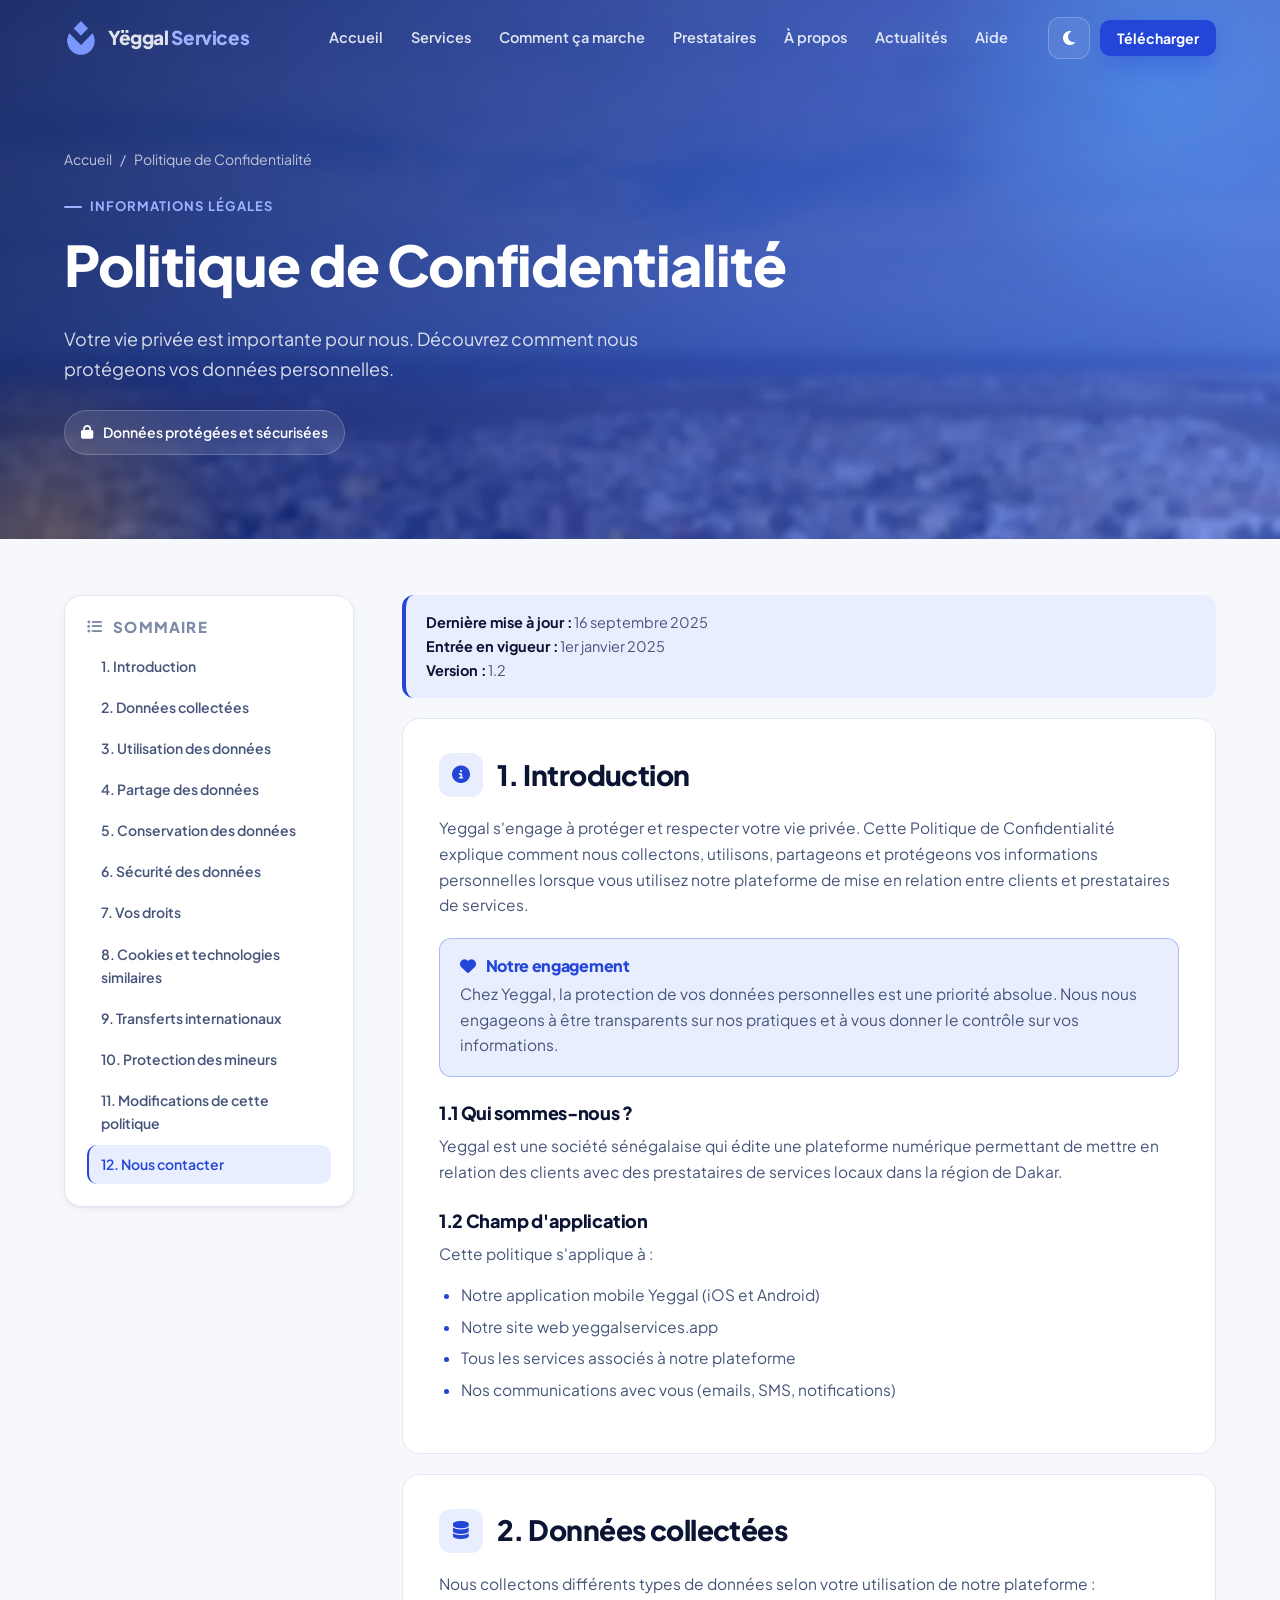
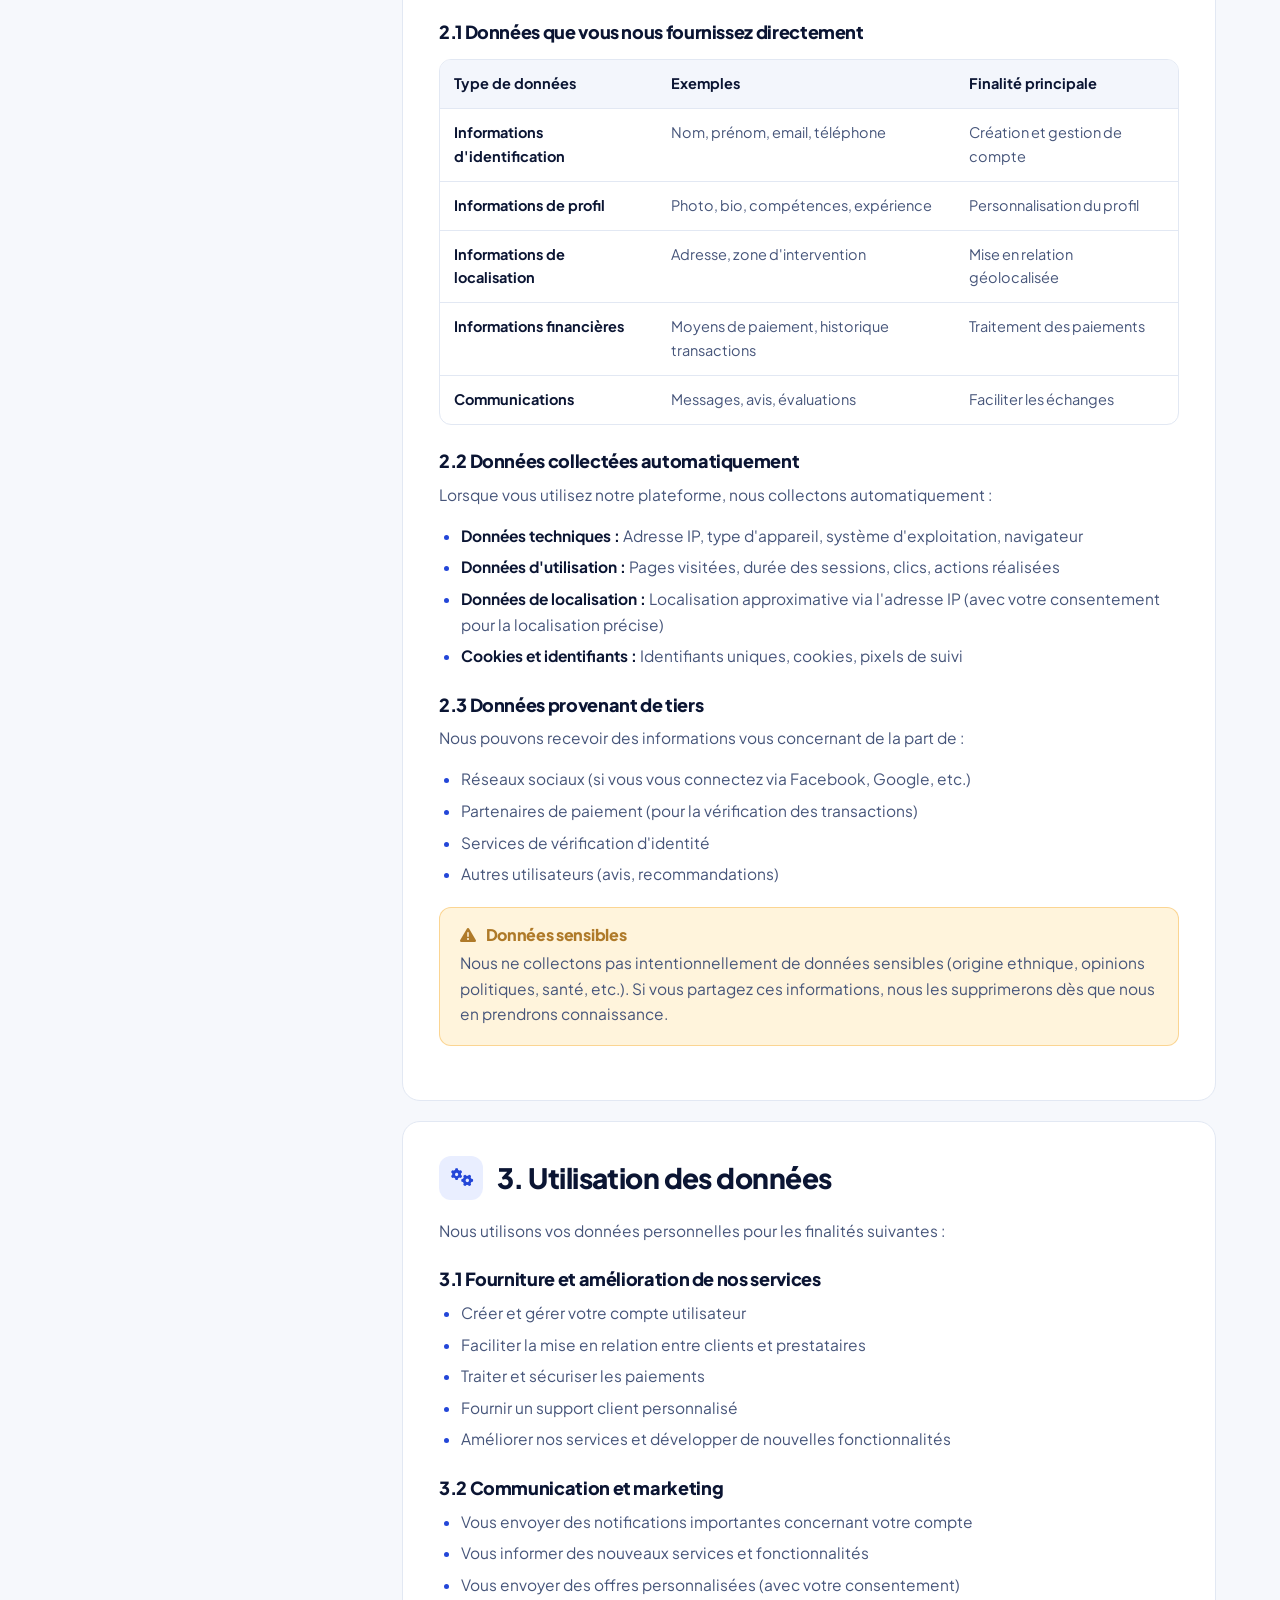
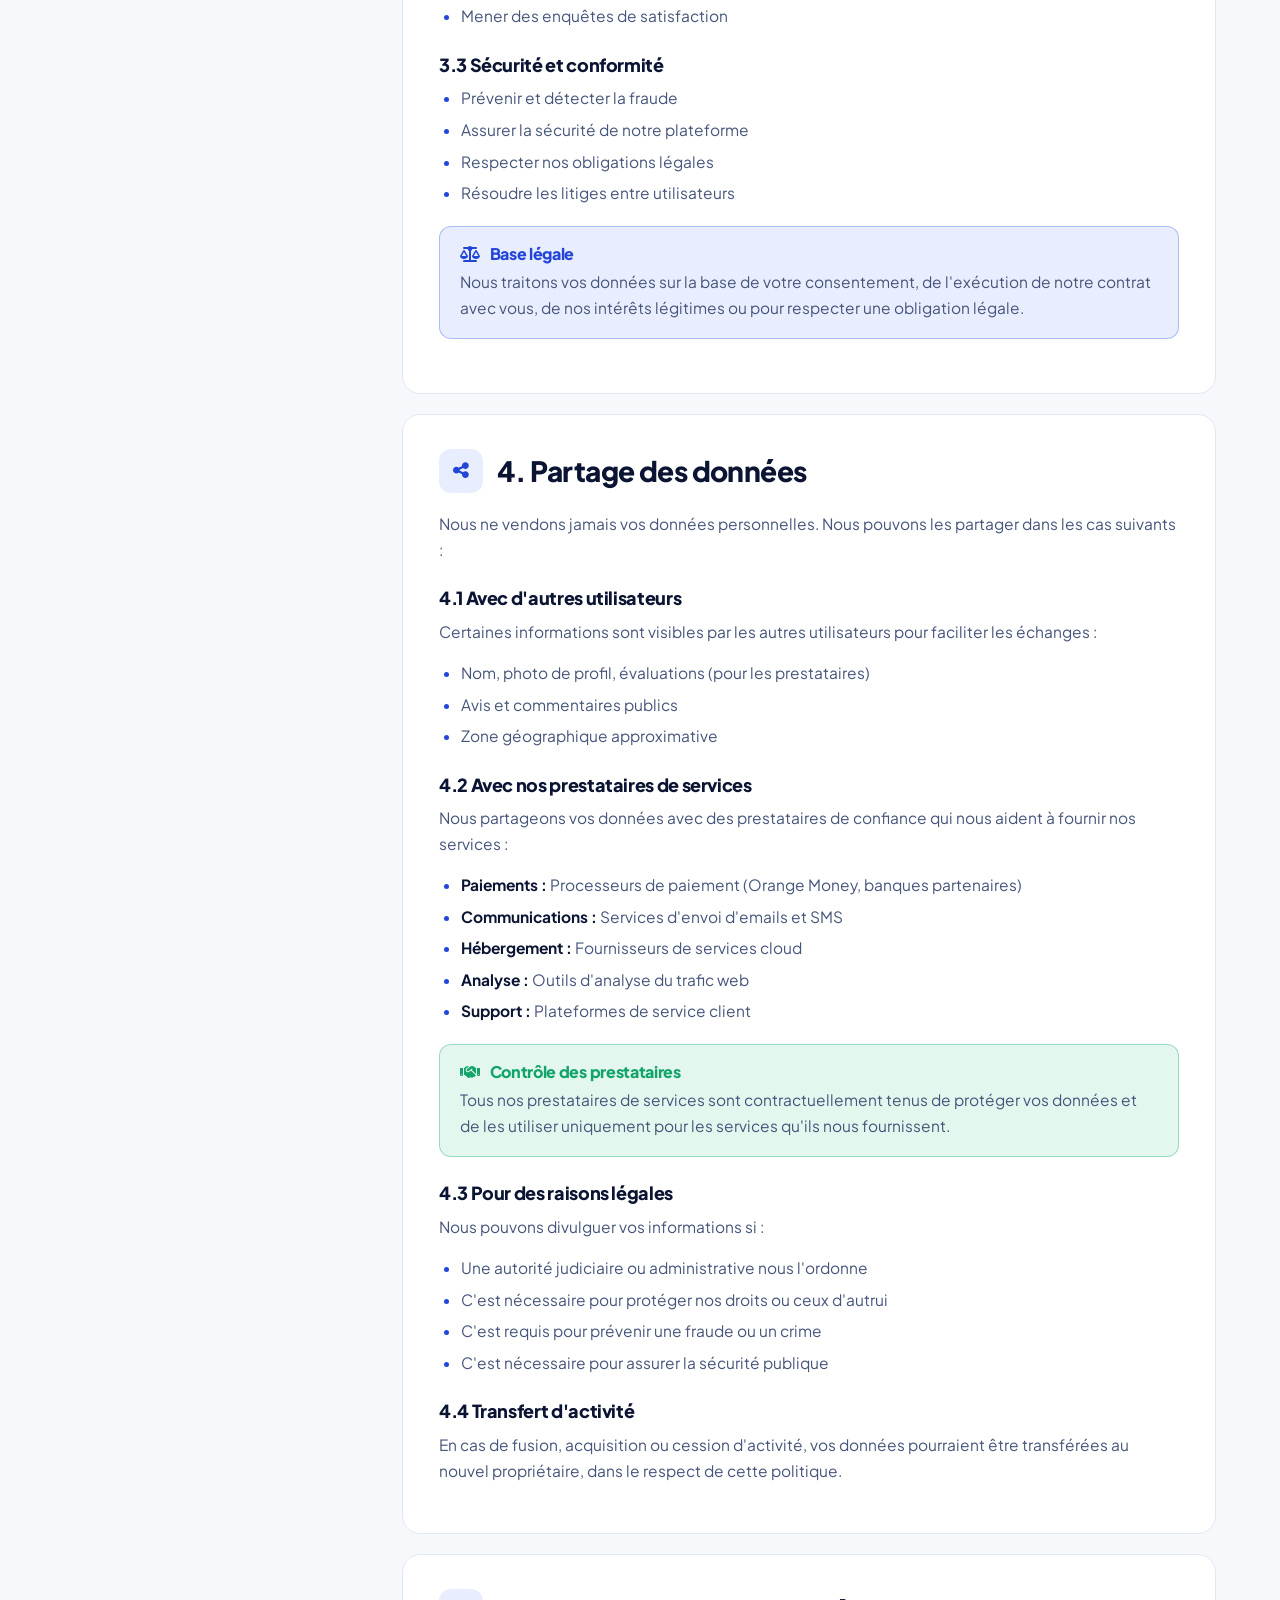
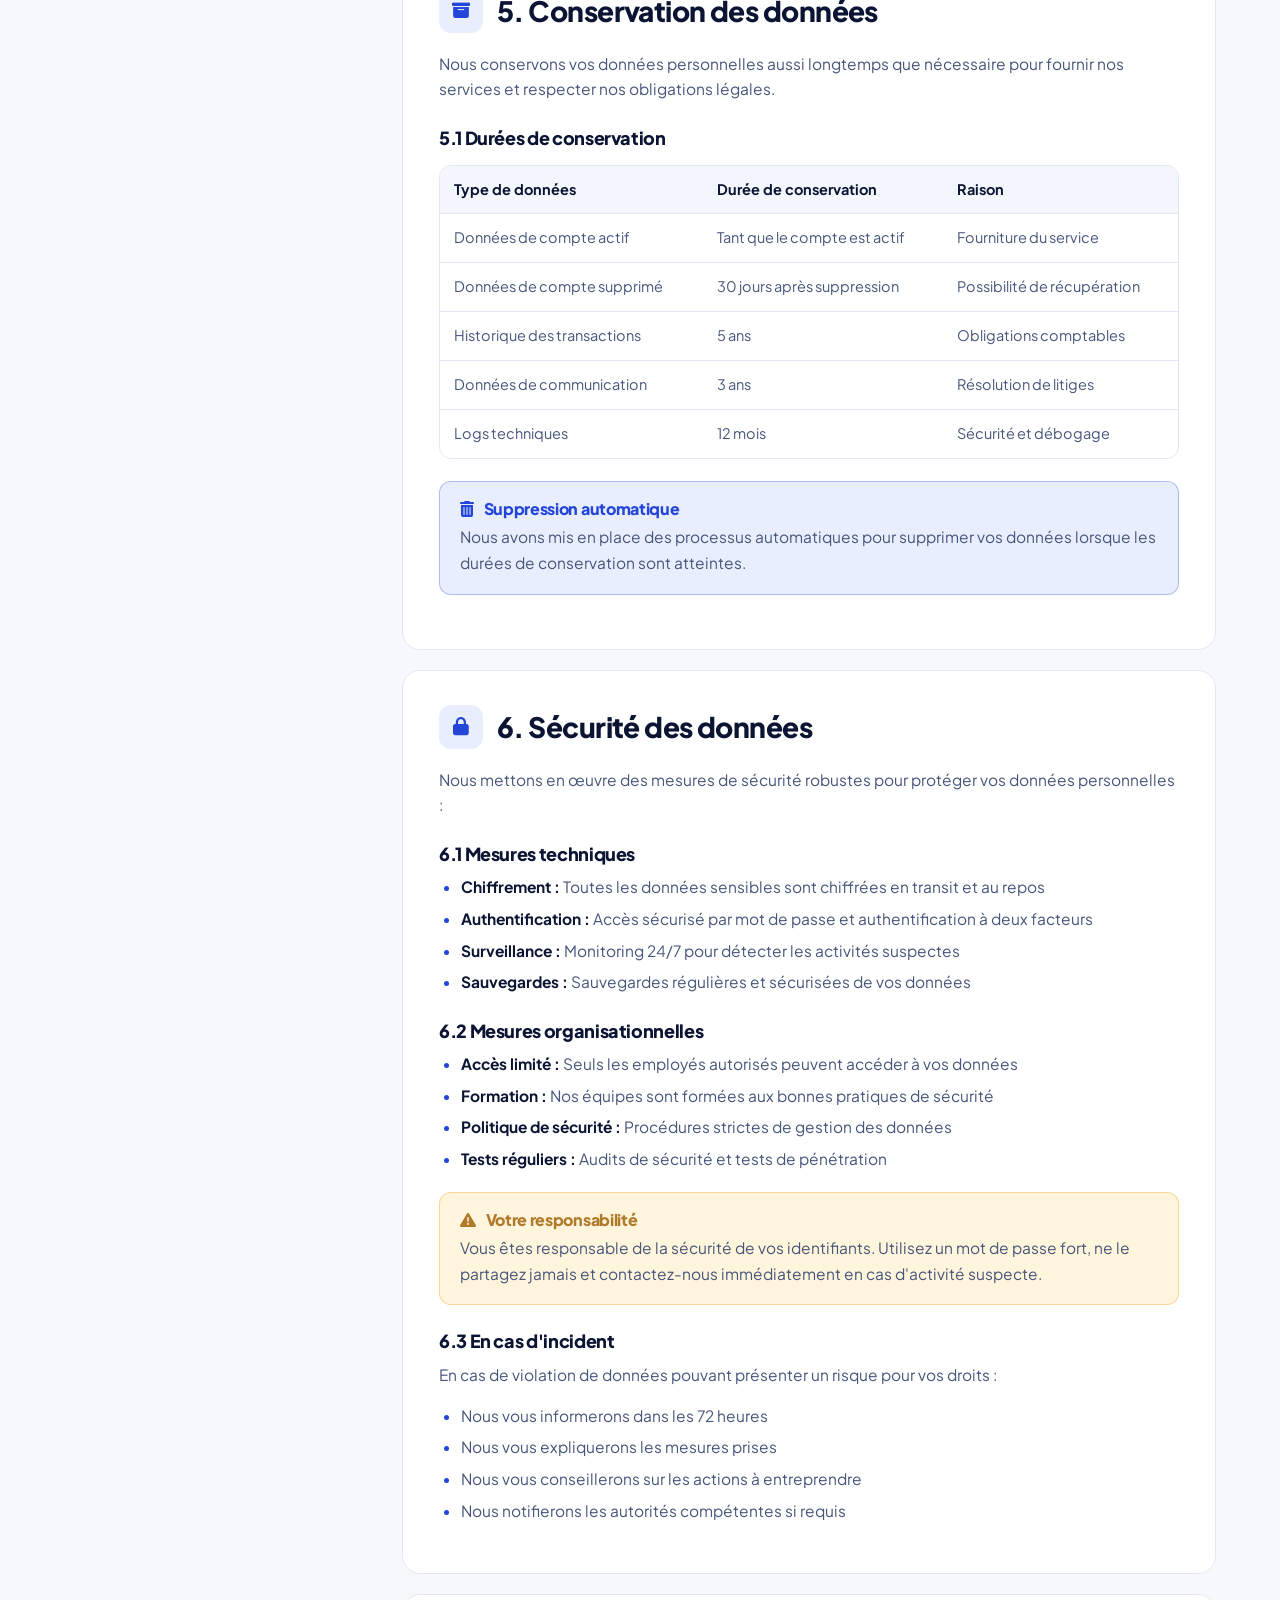
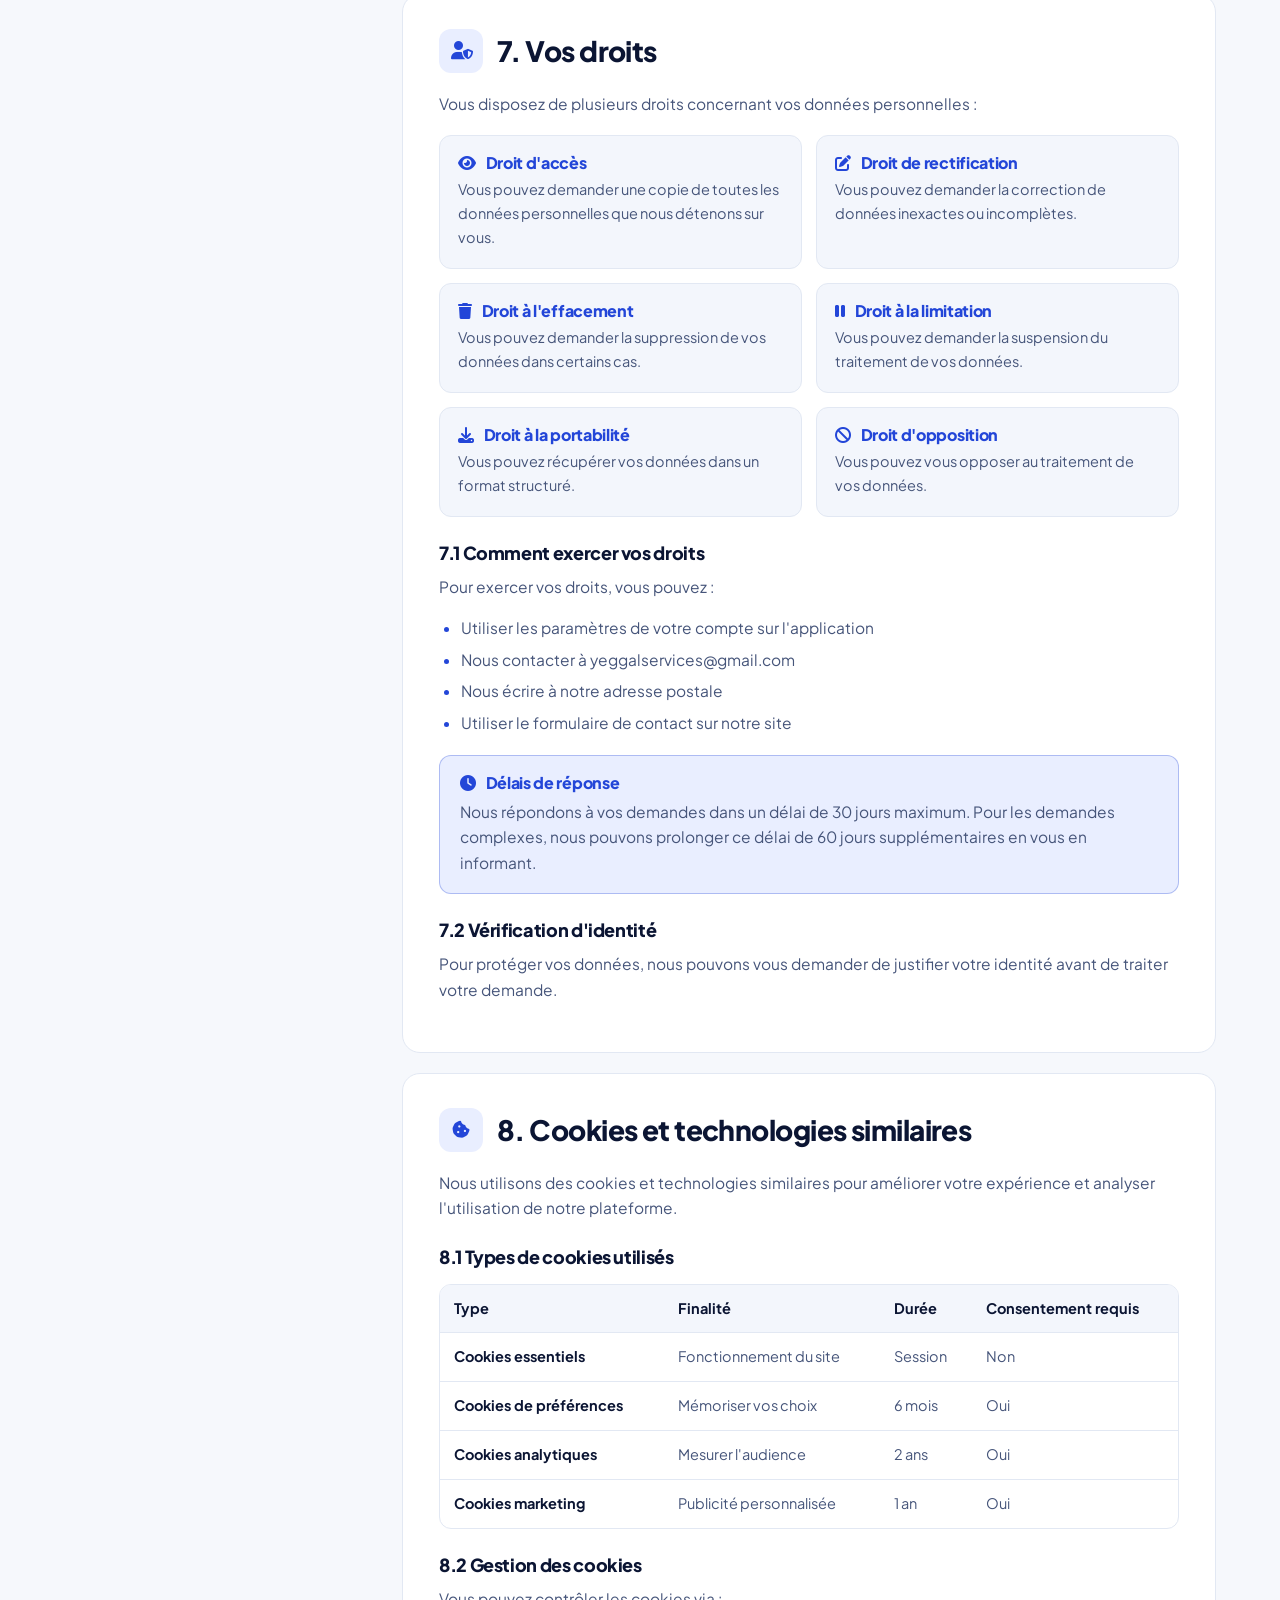
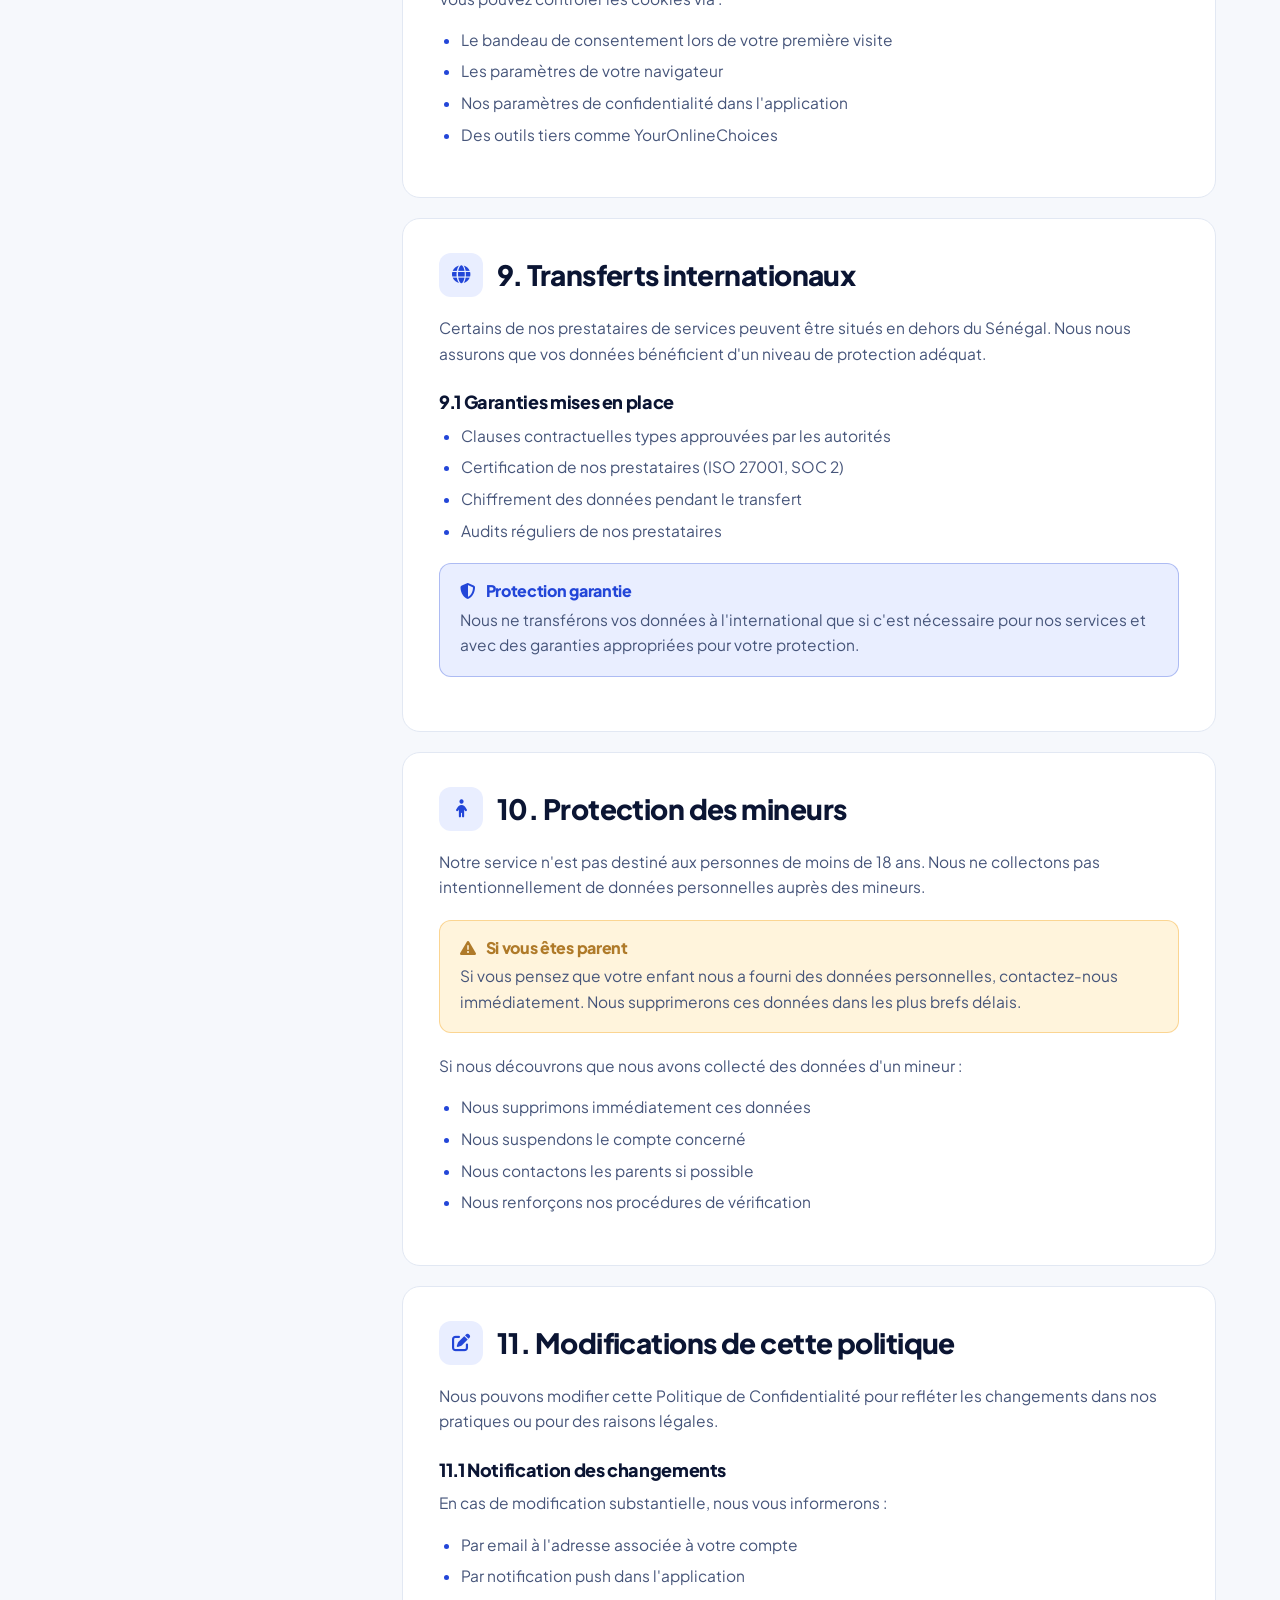
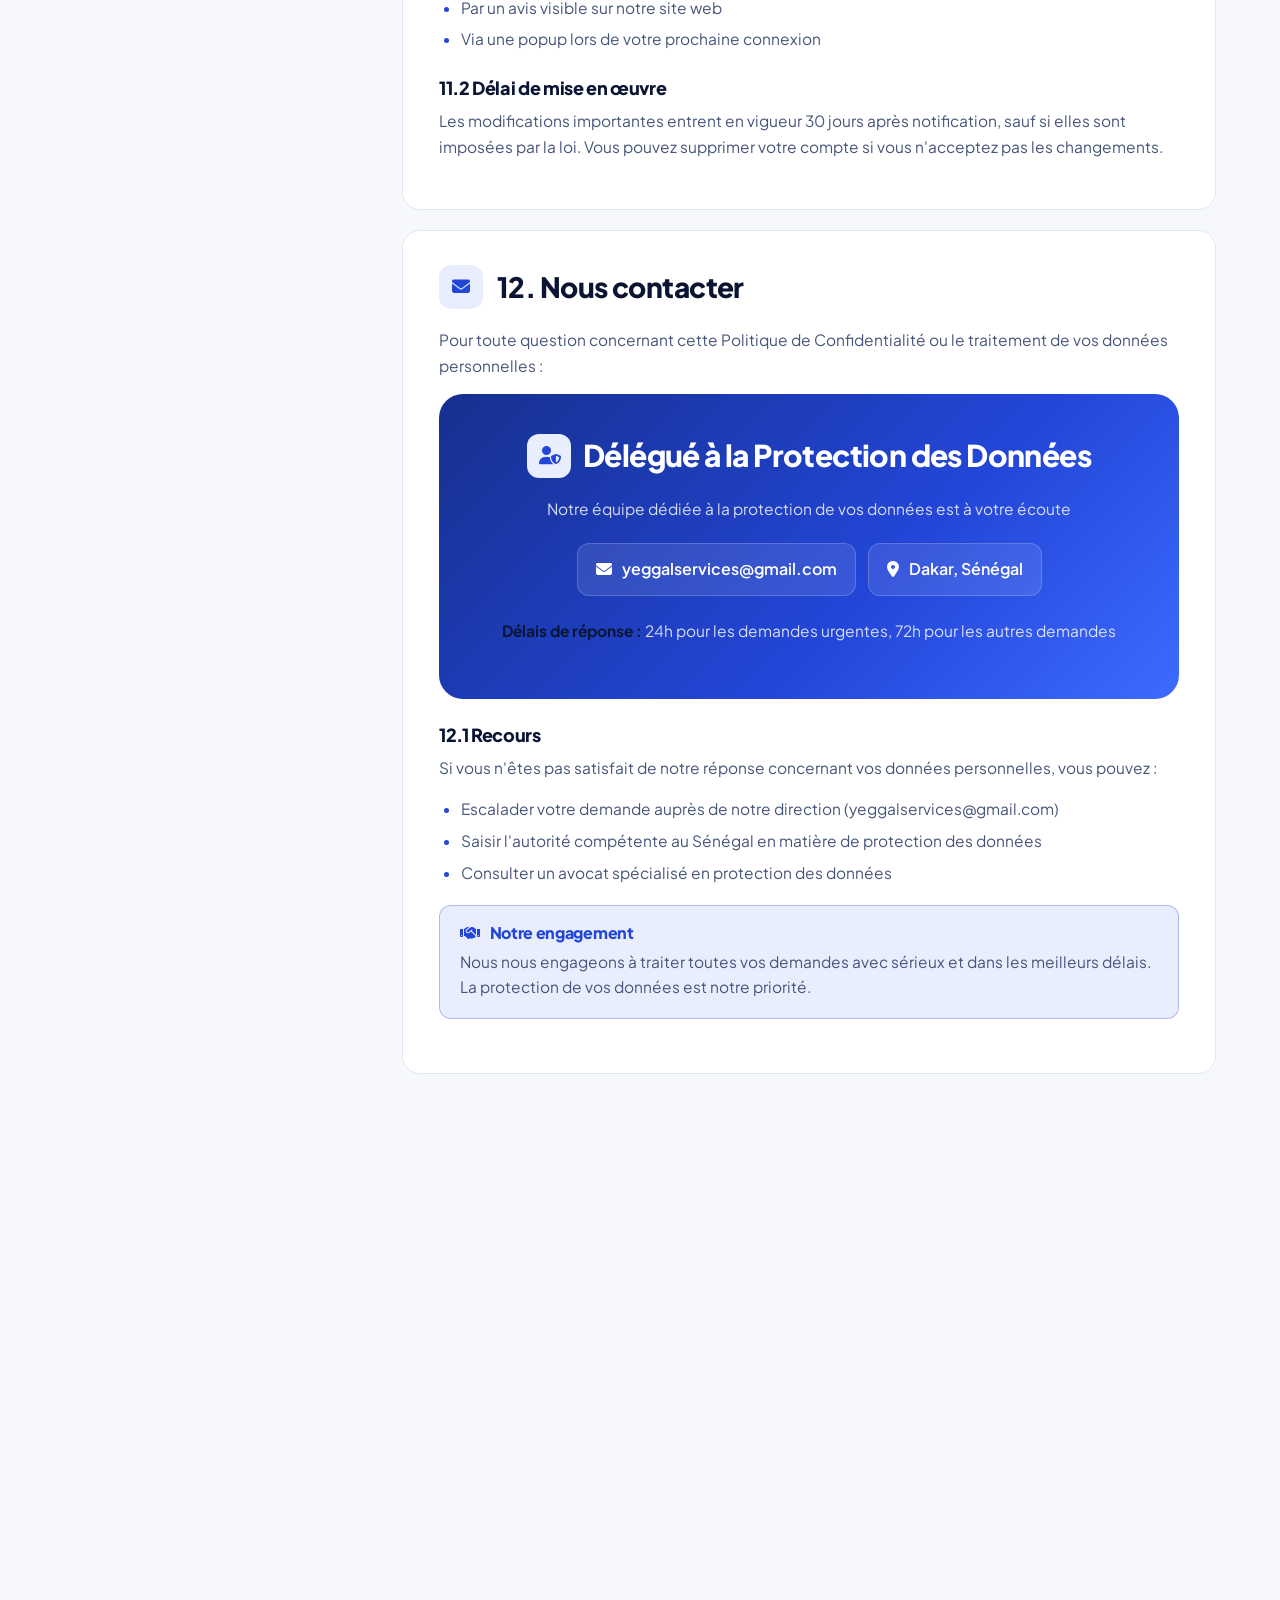
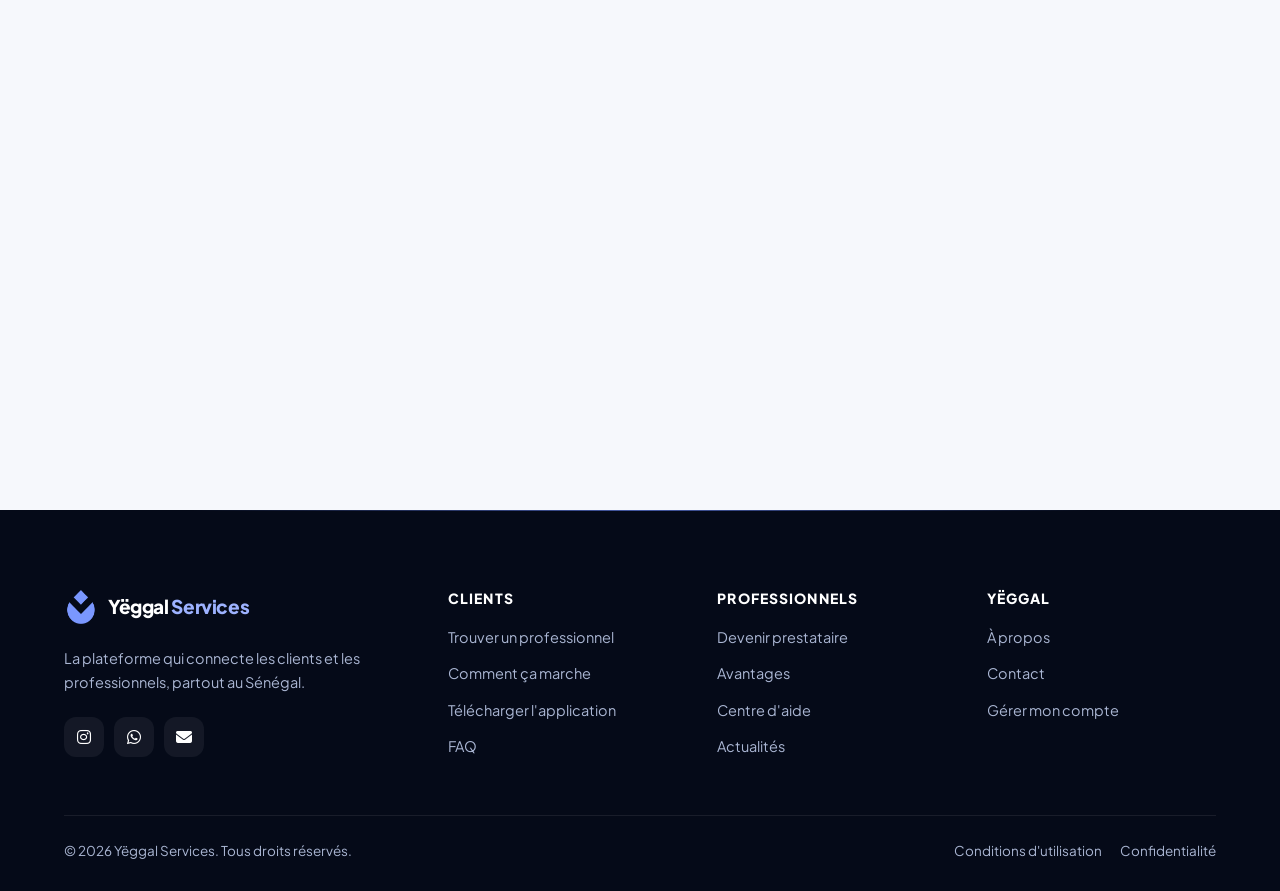
<file: confidentialite.html>
<!DOCTYPE html>
<html lang="fr" class="no-js">
<head>
    <meta charset="UTF-8">
    <meta name="viewport" content="width=device-width, initial-scale=1.0">
    <title>Politique de Confidentialité - Yeggal</title>
    <meta name="description" content="Découvrez comment Yeggal protège vos données personnelles et respecte votre vie privée sur notre plateforme.">
<link rel="icon" type="image/png" href="favicon.png">
<meta name="theme-color" content="#ffffff">
<script>(function(){var t;try{t=localStorage.getItem('yeggal-theme')}catch(e){}document.documentElement.setAttribute('data-theme',t||(window.matchMedia&&matchMedia('(prefers-color-scheme: dark)').matches?'dark':'light'))})();</script>
<link rel="preconnect" href="https://fonts.googleapis.com">
<link rel="preconnect" href="https://fonts.gstatic.com" crossorigin>
<link href="https://fonts.googleapis.com/css2?family=Plus+Jakarta+Sans:wght@400;500;600;700;800&display=swap" rel="stylesheet">
<link rel="stylesheet" href="https://cdnjs.cloudflare.com/ajax/libs/font-awesome/6.5.2/css/all.min.css">
<link rel="stylesheet" href="style/site.css">
<link rel="stylesheet" href="style/confidentialite.css">
</head>
<body class="on-dark-hero">
<div class="scroll-progress" aria-hidden="true"></div>
    <!-- Header -->
    <header class="site-nav" id="header">
  <div class="container nav-inner">
    <a href="index.html" class="brand" aria-label="Yëggal Services, accueil"><span class="brand-mark" aria-hidden="true"></span><span>Yëggal <b>Services</b></span></a>
    <nav class="nav-menu" id="navMenu" aria-label="Navigation principale">
      <a href="index.html" data-page="index">Accueil</a>
      <a href="index.html#services">Services</a>
      <a href="index.html#comment-ca-marche">Comment ça marche</a>
      <a href="prestataire.html" data-page="prestataire">Prestataires</a>
      <a href="about.html" data-page="about">À propos</a>
      <a href="blog.html" data-page="blog">Actualités</a>
      <a href="aide.html" data-page="aide">Aide</a>
      <a href="download.html" class="btn btn-primary nav-menu-cta">Télécharger l'application</a>
    </nav>
    <div class="nav-actions">
      <button class="theme-toggle" id="themeToggle" type="button" aria-label="Changer de thème (clair / sombre)"><i class="fa-solid fa-moon"></i><i class="fa-solid fa-sun"></i></button>
      <a href="download.html" class="btn btn-primary btn-sm nav-download">Télécharger</a>
      <button class="nav-burger" id="navBurger" type="button" aria-label="Ouvrir le menu" aria-expanded="false" aria-controls="navMenu"><span></span><span></span><span></span></button>
    </div>
  </div>
</header>
<div class="nav-backdrop" aria-hidden="true"></div>

    <!-- Hero Section -->
    <section class="page-hero">
  <div class="container">
    <nav class="breadcrumb reveal" aria-label="Fil d'Ariane"><a href="index.html">Accueil</a><span>/</span><span>Politique de Confidentialité</span></nav>
    <span class="eyebrow reveal">Informations légales</span>
<h1 class="reveal" style="--d:.08s">Politique de Confidentialité</h1>
            <p class="reveal" style="--d:.16s">Votre vie privée est importante pour nous. Découvrez comment nous protégeons vos données personnelles.</p>
            <div class="privacy-badge">
                <i class="fas fa-lock" aria-hidden="true"></i>
                <span>Données protégées et sécurisées</span>
            </div>
  </div>
</section>

    <!-- Main Content -->
    <div class="container legal-layout">
        <div class="last-updated">
            <strong>Dernière mise à jour :</strong> 16 septembre 2025<br>
            <strong>Entrée en vigueur :</strong> 1er janvier 2025<br>
            <strong>Version :</strong> 1.2
        </div>

        <!-- Table of Contents -->
        <div class="table-of-contents">
            <h2><i class="fas fa-list-ul" aria-hidden="true"></i> Sommaire</h2>
            <ul class="toc-list">
                <li><a href="#introduction">1. Introduction</a></li>
                <li><a href="#donnees-collectees">2. Données collectées</a></li>
                <li><a href="#utilisation-donnees">3. Utilisation des données</a></li>
                <li><a href="#partage-donnees">4. Partage des données</a></li>
                <li><a href="#conservation-donnees">5. Conservation des données</a></li>
                <li><a href="#securite-donnees">6. Sécurité des données</a></li>
                <li><a href="#vos-droits">7. Vos droits</a></li>
                <li><a href="#cookies">8. Cookies et technologies similaires</a></li>
                <li><a href="#transferts-internationaux">9. Transferts internationaux</a></li>
                <li><a href="#mineurs">10. Protection des mineurs</a></li>
                <li><a href="#modifications">11. Modifications de cette politique</a></li>
                <li><a href="#contact-donnees">12. Nous contacter</a></li>
            </ul>
        </div>

        <!-- Sections -->
        <section id="introduction" class="legal-section">
            <h2><i class="fas fa-info-circle" aria-hidden="true"></i> 1. Introduction</h2>
            <p>Yeggal s'engage à protéger et respecter votre vie privée. Cette Politique de Confidentialité explique comment nous collectons, utilisons, partageons et protégeons vos informations personnelles lorsque vous utilisez notre plateforme de mise en relation entre clients et prestataires de services.</p>
            
            <div class="info-box">
                <h4><i class="fas fa-heart" aria-hidden="true"></i> Notre engagement</h4>
                <p>Chez Yeggal, la protection de vos données personnelles est une priorité absolue. Nous nous engageons à être transparents sur nos pratiques et à vous donner le contrôle sur vos informations.</p>
            </div>

            <h3>1.1 Qui sommes-nous ?</h3>
            <p>Yeggal est une société sénégalaise qui édite une plateforme numérique permettant de mettre en relation des clients avec des prestataires de services locaux dans la région de Dakar.</p>

            <h3>1.2 Champ d'application</h3>
            <p>Cette politique s'applique à :</p>
            <ul>
                <li>Notre application mobile Yeggal (iOS et Android)</li>
                <li>Notre site web yeggalservices.app</li>
                <li>Tous les services associés à notre plateforme</li>
                <li>Nos communications avec vous (emails, SMS, notifications)</li>
            </ul>
        </section>

        <section id="donnees-collectees" class="legal-section">
            <h2><i class="fas fa-database" aria-hidden="true"></i> 2. Données collectées</h2>
            <p>Nous collectons différents types de données selon votre utilisation de notre plateforme :</p>

            <h3>2.1 Données que vous nous fournissez directement</h3>

            <table class="data-table">
                <thead>
                    <tr>
                        <th>Type de données</th>
                        <th>Exemples</th>
                        <th>Finalité principale</th>
                    </tr>
                </thead>
                <tbody>
                    <tr>
                        <td><strong>Informations d'identification</strong></td>
                        <td>Nom, prénom, email, téléphone</td>
                        <td>Création et gestion de compte</td>
                    </tr>
                    <tr>
                        <td><strong>Informations de profil</strong></td>
                        <td>Photo, bio, compétences, expérience</td>
                        <td>Personnalisation du profil</td>
                    </tr>
                    <tr>
                        <td><strong>Informations de localisation</strong></td>
                        <td>Adresse, zone d'intervention</td>
                        <td>Mise en relation géolocalisée</td>
                    </tr>
                    <tr>
                        <td><strong>Informations financières</strong></td>
                        <td>Moyens de paiement, historique transactions</td>
                        <td>Traitement des paiements</td>
                    </tr>
                    <tr>
                        <td><strong>Communications</strong></td>
                        <td>Messages, avis, évaluations</td>
                        <td>Faciliter les échanges</td>
                    </tr>
                </tbody>
            </table>

            <h3>2.2 Données collectées automatiquement</h3>
            <p>Lorsque vous utilisez notre plateforme, nous collectons automatiquement :</p>
            <ul>
                <li><strong>Données techniques :</strong> Adresse IP, type d'appareil, système d'exploitation, navigateur</li>
                <li><strong>Données d'utilisation :</strong> Pages visitées, durée des sessions, clics, actions réalisées</li>
                <li><strong>Données de localisation :</strong> Localisation approximative via l'adresse IP (avec votre consentement pour la localisation précise)</li>
                <li><strong>Cookies et identifiants :</strong> Identifiants uniques, cookies, pixels de suivi</li>
            </ul>

            <h3>2.3 Données provenant de tiers</h3>
            <p>Nous pouvons recevoir des informations vous concernant de la part de :</p>
            <ul>
                <li>Réseaux sociaux (si vous vous connectez via Facebook, Google, etc.)</li>
                <li>Partenaires de paiement (pour la vérification des transactions)</li>
                <li>Services de vérification d'identité</li>
                <li>Autres utilisateurs (avis, recommandations)</li>
            </ul>

            <div class="warning-box">
                <h4><i class="fas fa-exclamation-triangle" aria-hidden="true"></i> Données sensibles</h4>
                <p>Nous ne collectons pas intentionnellement de données sensibles (origine ethnique, opinions politiques, santé, etc.). Si vous partagez ces informations, nous les supprimerons dès que nous en prendrons connaissance.</p>
            </div>
        </section>

        <section id="utilisation-donnees" class="legal-section">
            <h2><i class="fas fa-cogs" aria-hidden="true"></i> 3. Utilisation des données</h2>
            <p>Nous utilisons vos données personnelles pour les finalités suivantes :</p>

            <h3>3.1 Fourniture et amélioration de nos services</h3>
            <ul>
                <li>Créer et gérer votre compte utilisateur</li>
                <li>Faciliter la mise en relation entre clients et prestataires</li>
                <li>Traiter et sécuriser les paiements</li>
                <li>Fournir un support client personnalisé</li>
                <li>Améliorer nos services et développer de nouvelles fonctionnalités</li>
            </ul>

            <h3>3.2 Communication et marketing</h3>
            <ul>
                <li>Vous envoyer des notifications importantes concernant votre compte</li>
                <li>Vous informer des nouveaux services et fonctionnalités</li>
                <li>Vous envoyer des offres personnalisées (avec votre consentement)</li>
                <li>Mener des enquêtes de satisfaction</li>
            </ul>

            <h3>3.3 Sécurité et conformité</h3>
            <ul>
                <li>Prévenir et détecter la fraude</li>
                <li>Assurer la sécurité de notre plateforme</li>
                <li>Respecter nos obligations légales</li>
                <li>Résoudre les litiges entre utilisateurs</li>
            </ul>

            <div class="info-box">
                <h4><i class="fas fa-balance-scale" aria-hidden="true"></i> Base légale</h4>
                <p>Nous traitons vos données sur la base de votre consentement, de l'exécution de notre contrat avec vous, de nos intérêts légitimes ou pour respecter une obligation légale.</p>
            </div>
        </section>

        <section id="partage-donnees" class="legal-section">
            <h2><i class="fas fa-share-alt" aria-hidden="true"></i> 4. Partage des données</h2>
            <p>Nous ne vendons jamais vos données personnelles. Nous pouvons les partager dans les cas suivants :</p>

            <h3>4.1 Avec d'autres utilisateurs</h3>
            <p>Certaines informations sont visibles par les autres utilisateurs pour faciliter les échanges :</p>
            <ul>
                <li>Nom, photo de profil, évaluations (pour les prestataires)</li>
                <li>Avis et commentaires publics</li>
                <li>Zone géographique approximative</li>
            </ul>

            <h3>4.2 Avec nos prestataires de services</h3>
            <p>Nous partageons vos données avec des prestataires de confiance qui nous aident à fournir nos services :</p>
            <ul>
                <li><strong>Paiements :</strong> Processeurs de paiement (Orange Money, banques partenaires)</li>
                <li><strong>Communications :</strong> Services d'envoi d'emails et SMS</li>
                <li><strong>Hébergement :</strong> Fournisseurs de services cloud</li>
                <li><strong>Analyse :</strong> Outils d'analyse du trafic web</li>
                <li><strong>Support :</strong> Plateformes de service client</li>
            </ul>

            <div class="highlight-box">
                <h4><i class="fas fa-handshake" aria-hidden="true"></i> Contrôle des prestataires</h4>
                <p>Tous nos prestataires de services sont contractuellement tenus de protéger vos données et de les utiliser uniquement pour les services qu'ils nous fournissent.</p>
            </div>

            <h3>4.3 Pour des raisons légales</h3>
            <p>Nous pouvons divulguer vos informations si :</p>
            <ul>
                <li>Une autorité judiciaire ou administrative nous l'ordonne</li>
                <li>C'est nécessaire pour protéger nos droits ou ceux d'autrui</li>
                <li>C'est requis pour prévenir une fraude ou un crime</li>
                <li>C'est nécessaire pour assurer la sécurité publique</li>
            </ul>

            <h3>4.4 Transfert d'activité</h3>
            <p>En cas de fusion, acquisition ou cession d'activité, vos données pourraient être transférées au nouvel propriétaire, dans le respect de cette politique.</p>
        </section>

        <section id="conservation-donnees" class="legal-section">
            <h2><i class="fas fa-archive" aria-hidden="true"></i> 5. Conservation des données</h2>
            <p>Nous conservons vos données personnelles aussi longtemps que nécessaire pour fournir nos services et respecter nos obligations légales.</p>

            <h3>5.1 Durées de conservation</h3>
            <table class="data-table">
                <thead>
                    <tr>
                        <th>Type de données</th>
                        <th>Durée de conservation</th>
                        <th>Raison</th>
                    </tr>
                </thead>
                <tbody>
                    <tr>
                        <td>Données de compte actif</td>
                        <td>Tant que le compte est actif</td>
                        <td>Fourniture du service</td>
                    </tr>
                    <tr>
                        <td>Données de compte supprimé</td>
                        <td>30 jours après suppression</td>
                        <td>Possibilité de récupération</td>
                    </tr>
                    <tr>
                        <td>Historique des transactions</td>
                        <td>5 ans</td>
                        <td>Obligations comptables</td>
                    </tr>
                    <tr>
                        <td>Données de communication</td>
                        <td>3 ans</td>
                        <td>Résolution de litiges</td>
                    </tr>
                    <tr>
                        <td>Logs techniques</td>
                        <td>12 mois</td>
                        <td>Sécurité et débogage</td>
                    </tr>
                </tbody>
            </table>

            <div class="info-box">
                <h4><i class="fas fa-trash-alt" aria-hidden="true"></i> Suppression automatique</h4>
                <p>Nous avons mis en place des processus automatiques pour supprimer vos données lorsque les durées de conservation sont atteintes.</p>
            </div>
        </section>

        <section id="securite-donnees" class="legal-section">
            <h2><i class="fas fa-lock" aria-hidden="true"></i> 6. Sécurité des données</h2>
            <p>Nous mettons en œuvre des mesures de sécurité robustes pour protéger vos données personnelles :</p>

            <h3>6.1 Mesures techniques</h3>
            <ul>
                <li><strong>Chiffrement :</strong> Toutes les données sensibles sont chiffrées en transit et au repos</li>
                <li><strong>Authentification :</strong> Accès sécurisé par mot de passe et authentification à deux facteurs</li>
                <li><strong>Surveillance :</strong> Monitoring 24/7 pour détecter les activités suspectes</li>
                <li><strong>Sauvegardes :</strong> Sauvegardes régulières et sécurisées de vos données</li>
            </ul>

            <h3>6.2 Mesures organisationnelles</h3>
            <ul>
                <li><strong>Accès limité :</strong> Seuls les employés autorisés peuvent accéder à vos données</li>
                <li><strong>Formation :</strong> Nos équipes sont formées aux bonnes pratiques de sécurité</li>
                <li><strong>Politique de sécurité :</strong> Procédures strictes de gestion des données</li>
                <li><strong>Tests réguliers :</strong> Audits de sécurité et tests de pénétration</li>
            </ul>

            <div class="warning-box">
                <h4><i class="fas fa-exclamation-triangle" aria-hidden="true"></i> Votre responsabilité</h4>
                <p>Vous êtes responsable de la sécurité de vos identifiants. Utilisez un mot de passe fort, ne le partagez jamais et contactez-nous immédiatement en cas d'activité suspecte.</p>
            </div>

            <h3>6.3 En cas d'incident</h3>
            <p>En cas de violation de données pouvant présenter un risque pour vos droits :</p>
            <ul>
                <li>Nous vous informerons dans les 72 heures</li>
                <li>Nous vous expliquerons les mesures prises</li>
                <li>Nous vous conseillerons sur les actions à entreprendre</li>
                <li>Nous notifierons les autorités compétentes si requis</li>
            </ul>
        </section>

        <section id="vos-droits" class="legal-section">
            <h2><i class="fas fa-user-shield" aria-hidden="true"></i> 7. Vos droits</h2>
            <p>Vous disposez de plusieurs droits concernant vos données personnelles :</p>

            <div class="rights-grid">
                <div class="right-card">
                    <h4><i class="fas fa-eye" aria-hidden="true"></i> Droit d'accès</h4>
                    <p>Vous pouvez demander une copie de toutes les données personnelles que nous détenons sur vous.</p>
                </div>
                <div class="right-card">
                    <h4><i class="fas fa-edit" aria-hidden="true"></i> Droit de rectification</h4>
                    <p>Vous pouvez demander la correction de données inexactes ou incomplètes.</p>
                </div>
                <div class="right-card">
                    <h4><i class="fas fa-trash" aria-hidden="true"></i> Droit à l'effacement</h4>
                    <p>Vous pouvez demander la suppression de vos données dans certains cas.</p>
                </div>
                <div class="right-card">
                    <h4><i class="fas fa-pause" aria-hidden="true"></i> Droit à la limitation</h4>
                    <p>Vous pouvez demander la suspension du traitement de vos données.</p>
                </div>
                <div class="right-card">
                    <h4><i class="fas fa-download" aria-hidden="true"></i> Droit à la portabilité</h4>
                    <p>Vous pouvez récupérer vos données dans un format structuré.</p>
                </div>
                <div class="right-card">
                    <h4><i class="fas fa-ban" aria-hidden="true"></i> Droit d'opposition</h4>
                    <p>Vous pouvez vous opposer au traitement de vos données.</p>
                </div>
            </div>

            <h3>7.1 Comment exercer vos droits</h3>
            <p>Pour exercer vos droits, vous pouvez :</p>
            <ul>
                <li>Utiliser les paramètres de votre compte sur l'application</li>
                <li>Nous contacter à yeggalservices@gmail.com</li>
                <li>Nous écrire à notre adresse postale</li>
                <li>Utiliser le formulaire de contact sur notre site</li>
            </ul>

            <div class="info-box">
                <h4><i class="fas fa-clock" aria-hidden="true"></i> Délais de réponse</h4>
                <p>Nous répondons à vos demandes dans un délai de 30 jours maximum. Pour les demandes complexes, nous pouvons prolonger ce délai de 60 jours supplémentaires en vous en informant.</p>
            </div>

            <h3>7.2 Vérification d'identité</h3>
            <p>Pour protéger vos données, nous pouvons vous demander de justifier votre identité avant de traiter votre demande.</p>
        </section>

        <section id="cookies" class="legal-section">
            <h2><i class="fas fa-cookie-bite" aria-hidden="true"></i> 8. Cookies et technologies similaires</h2>
            <p>Nous utilisons des cookies et technologies similaires pour améliorer votre expérience et analyser l'utilisation de notre plateforme.</p>

            <h3>8.1 Types de cookies utilisés</h3>
            <table class="data-table">
                <thead>
                    <tr>
                        <th>Type</th>
                        <th>Finalité</th>
                        <th>Durée</th>
                        <th>Consentement requis</th>
                    </tr>
                </thead>
                <tbody>
                    <tr>
                        <td><strong>Cookies essentiels</strong></td>
                        <td>Fonctionnement du site</td>
                        <td>Session</td>
                        <td>Non</td>
                    </tr>
                    <tr>
                        <td><strong>Cookies de préférences</strong></td>
                        <td>Mémoriser vos choix</td>
                        <td>6 mois</td>
                        <td>Oui</td>
                    </tr>
                    <tr>
                        <td><strong>Cookies analytiques</strong></td>
                        <td>Mesurer l'audience</td>
                        <td>2 ans</td>
                        <td>Oui</td>
                    </tr>
                    <tr>
                        <td><strong>Cookies marketing</strong></td>
                        <td>Publicité personnalisée</td>
                        <td>1 an</td>
                        <td>Oui</td>
                    </tr>
                </tbody>
            </table>

            <h3>8.2 Gestion des cookies</h3>
            <p>Vous pouvez contrôler les cookies via :</p>
            <ul>
                <li>Le bandeau de consentement lors de votre première visite</li>
                <li>Les paramètres de votre navigateur</li>
                <li>Nos paramètres de confidentialité dans l'application</li>
                <li>Des outils tiers comme YourOnlineChoices</li>
            </ul>
        </section>

        <section id="transferts-internationaux" class="legal-section">
            <h2><i class="fas fa-globe" aria-hidden="true"></i> 9. Transferts internationaux</h2>
            <p>Certains de nos prestataires de services peuvent être situés en dehors du Sénégal. Nous nous assurons que vos données bénéficient d'un niveau de protection adéquat.</p>

            <h3>9.1 Garanties mises en place</h3>
            <ul>
                <li>Clauses contractuelles types approuvées par les autorités</li>
                <li>Certification de nos prestataires (ISO 27001, SOC 2)</li>
                <li>Chiffrement des données pendant le transfert</li>
                <li>Audits réguliers de nos prestataires</li>
            </ul>

            <div class="info-box">
                <h4><i class="fas fa-shield-alt" aria-hidden="true"></i> Protection garantie</h4>
                <p>Nous ne transférons vos données à l'international que si c'est nécessaire pour nos services et avec des garanties appropriées pour votre protection.</p>
            </div>
        </section>

        <section id="mineurs" class="legal-section">
            <h2><i class="fas fa-child" aria-hidden="true"></i> 10. Protection des mineurs</h2>
            <p>Notre service n'est pas destiné aux personnes de moins de 18 ans. Nous ne collectons pas intentionnellement de données personnelles auprès des mineurs.</p>

            <div class="warning-box">
                <h4><i class="fas fa-exclamation-triangle" aria-hidden="true"></i> Si vous êtes parent</h4>
                <p>Si vous pensez que votre enfant nous a fourni des données personnelles, contactez-nous immédiatement. Nous supprimerons ces données dans les plus brefs délais.</p>
            </div>

            <p>Si nous découvrons que nous avons collecté des données d'un mineur :</p>
            <ul>
                <li>Nous supprimons immédiatement ces données</li>
                <li>Nous suspendons le compte concerné</li>
                <li>Nous contactons les parents si possible</li>
                <li>Nous renforçons nos procédures de vérification</li>
            </ul>
        </section>

        <section id="modifications" class="legal-section">
            <h2><i class="fas fa-edit" aria-hidden="true"></i> 11. Modifications de cette politique</h2>
            <p>Nous pouvons modifier cette Politique de Confidentialité pour refléter les changements dans nos pratiques ou pour des raisons légales.</p>

            <h3>11.1 Notification des changements</h3>
            <p>En cas de modification substantielle, nous vous informerons :</p>
            <ul>
                <li>Par email à l'adresse associée à votre compte</li>
                <li>Par notification push dans l'application</li>
                <li>Par un avis visible sur notre site web</li>
                <li>Via une popup lors de votre prochaine connexion</li>
            </ul>

            <h3>11.2 Délai de mise en œuvre</h3>
            <p>Les modifications importantes entrent en vigueur 30 jours après notification, sauf si elles sont imposées par la loi. Vous pouvez supprimer votre compte si vous n'acceptez pas les changements.</p>
        </section>

        <section id="contact-donnees" class="legal-section">
            <h2><i class="fas fa-envelope" aria-hidden="true"></i> 12. Nous contacter</h2>
            <p>Pour toute question concernant cette Politique de Confidentialité ou le traitement de vos données personnelles :</p>

            <div class="contact-section">
                <h2><i class="fas fa-user-shield" aria-hidden="true"></i> Délégué à la Protection des Données</h2>
                <p>Notre équipe dédiée à la protection de vos données est à votre écoute</p>
                <div class="contact-info">
                    <div class="contact-item">
                        <i class="fas fa-envelope" aria-hidden="true"></i>
                        <span>yeggalservices@gmail.com</span>
                    </div>
                    <div class="contact-item">
                        <i class="fas fa-map-marker-alt" aria-hidden="true"></i>
                        <span>Dakar, Sénégal</span>
                    </div>
                </div>
                <p class="response-time-note">
                    <strong>Délais de réponse :</strong> 24h pour les demandes urgentes, 72h pour les autres demandes
                </p>
            </div>

            <h3>12.1 Recours</h3>
            <p>Si vous n'êtes pas satisfait de notre réponse concernant vos données personnelles, vous pouvez :</p>
            <ul>
                <li>Escalader votre demande auprès de notre direction (yeggalservices@gmail.com)</li>
                <li>Saisir l'autorité compétente au Sénégal en matière de protection des données</li>
                <li>Consulter un avocat spécialisé en protection des données</li>
            </ul>

            <div class="info-box">
                <h4><i class="fas fa-handshake"></i> Notre engagement</h4>
                <p>Nous nous engageons à traiter toutes vos demandes avec sérieux et dans les meilleurs délais. La protection de vos données est notre priorité.</p>
            </div>
        </section>
    </div>

    <!-- Footer -->
    <footer class="site-footer">
  <div class="container">
    <div class="footer-grid">
      <div>
        <a href="index.html" class="brand"><span class="brand-mark" aria-hidden="true"></span><span>Yëggal <b>Services</b></span></a>
        <p class="footer-about">La plateforme qui connecte les clients et les professionnels, partout au Sénégal.</p>
        <div class="footer-social">
          <a href="https://www.instagram.com/yeggalservices/" target="_blank" rel="noopener" aria-label="Instagram"><i class="fa-brands fa-instagram"></i></a>
          <a href="https://whatsapp.com/channel/0029VbBmTpsL2AU7tbY5cg06" target="_blank" rel="noopener" aria-label="Chaîne WhatsApp"><i class="fa-brands fa-whatsapp"></i></a>
          <a href="mailto:yeggalservices@gmail.com" aria-label="Email"><i class="fa-solid fa-envelope"></i></a>
        </div>
      </div>
      <div>
        <h4>Clients</h4>
        <ul>
          <li><a href="index.html#services">Trouver un professionnel</a></li>
          <li><a href="index.html#comment-ca-marche">Comment ça marche</a></li>
          <li><a href="download.html">Télécharger l'application</a></li>
          <li><a href="index.html#faq">FAQ</a></li>
        </ul>
      </div>
      <div>
        <h4>Professionnels</h4>
        <ul>
          <li><a href="prestataire.html">Devenir prestataire</a></li>
          <li><a href="prestataire.html#avantages">Avantages</a></li>
          <li><a href="aide.html">Centre d'aide</a></li>
          <li><a href="blog.html">Actualités</a></li>
        </ul>
      </div>
      <div>
        <h4>Yëggal</h4>
        <ul>
          <li><a href="about.html">À propos</a></li>
          <li><a href="mailto:yeggalservices@gmail.com">Contact</a></li>
          <li><a href="gestion_compte.html">Gérer mon compte</a></li>
        </ul>
      </div>
    </div>
    <div class="footer-bottom">
      <span>© <span id="year">2026</span> Yëggal Services. Tous droits réservés.</span>
      <nav aria-label="Liens légaux"><a href="conditions.html">Conditions d'utilisation</a><a href="confidentialite.html">Confidentialité</a></nav>
    </div>
  </div>
</footer>
<button class="to-top" type="button" aria-label="Revenir en haut"><i class="fa-solid fa-arrow-up"></i></button>

    <!-- Scroll to top button -->
<script src="js/site.js"></script>
</body>
</file>
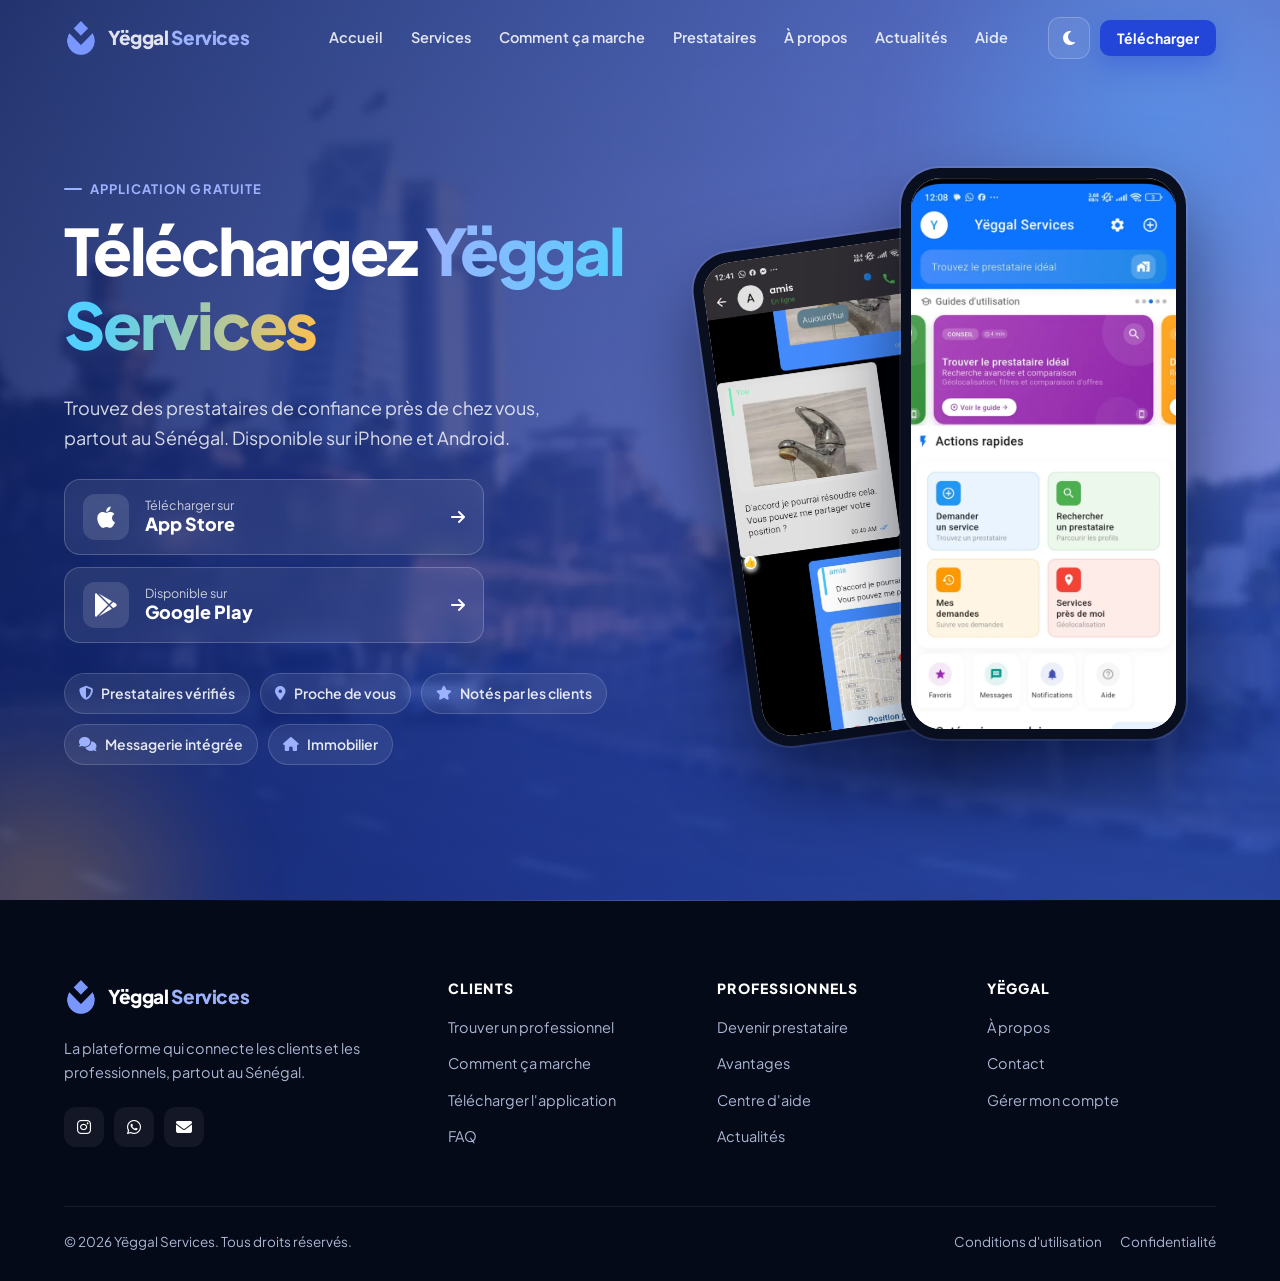
<file: download.html>
<!DOCTYPE html>
<html lang="fr" class="no-js">
<head>
<meta charset="UTF-8">
<meta name="viewport" content="width=device-width, initial-scale=1.0">
<title>Télécharger Yëggal Services</title>
<meta name="description" content="Téléchargez Yëggal Services — la plateforme de mise en relation entre clients et prestataires au Sénégal.">
<link rel="icon" type="image/png" href="favicon.png">
<meta name="theme-color" content="#ffffff">
<script>(function(){var t;try{t=localStorage.getItem('yeggal-theme')}catch(e){}document.documentElement.setAttribute('data-theme',t||(window.matchMedia&&matchMedia('(prefers-color-scheme: dark)').matches?'dark':'light'))})();</script>
<link rel="preconnect" href="https://fonts.googleapis.com">
<link rel="preconnect" href="https://fonts.gstatic.com" crossorigin>
<link href="https://fonts.googleapis.com/css2?family=Plus+Jakarta+Sans:wght@400;500;600;700;800&display=swap" rel="stylesheet">
<link rel="stylesheet" href="https://cdnjs.cloudflare.com/ajax/libs/font-awesome/6.5.2/css/all.min.css">
<link rel="stylesheet" href="style/site.css">
<link rel="stylesheet" href="style/download.css">
</head>
<body class="on-dark-hero">
<div class="scroll-progress" aria-hidden="true"></div>
<header class="site-nav" id="header">
  <div class="container nav-inner">
    <a href="index.html" class="brand" aria-label="Yëggal Services, accueil"><span class="brand-mark" aria-hidden="true"></span><span>Yëggal <b>Services</b></span></a>
    <nav class="nav-menu" id="navMenu" aria-label="Navigation principale">
      <a href="index.html" data-page="index">Accueil</a>
      <a href="index.html#services">Services</a>
      <a href="index.html#comment-ca-marche">Comment ça marche</a>
      <a href="prestataire.html" data-page="prestataire">Prestataires</a>
      <a href="about.html" data-page="about">À propos</a>
      <a href="blog.html" data-page="blog">Actualités</a>
      <a href="aide.html" data-page="aide">Aide</a>
      <a href="download.html" class="btn btn-primary nav-menu-cta">Télécharger l'application</a>
    </nav>
    <div class="nav-actions">
      <button class="theme-toggle" id="themeToggle" type="button" aria-label="Changer de thème (clair / sombre)"><i class="fa-solid fa-moon"></i><i class="fa-solid fa-sun"></i></button>
      <a href="download.html" class="btn btn-primary btn-sm nav-download">Télécharger</a>
      <button class="nav-burger" id="navBurger" type="button" aria-label="Ouvrir le menu" aria-expanded="false" aria-controls="navMenu"><span></span><span></span><span></span></button>
    </div>
  </div>
</header>
<div class="nav-backdrop" aria-hidden="true"></div>

<main>
<section class="dl-hero">
  <div class="dl-orb dl-orb-1" aria-hidden="true"></div>
  <div class="dl-orb dl-orb-2" aria-hidden="true"></div>
  <div class="container dl-layout">
    <div class="dl-copy">
      <span class="eyebrow reveal">Application gratuite</span>
      <h1 class="reveal" style="--d:.08s">Téléchargez <span class="dl-accent">Yëggal Services</span></h1>
      <p class="reveal" style="--d:.16s">Trouvez des prestataires de confiance près de chez vous, partout au Sénégal. Disponible sur iPhone et Android.</p>

      <div class="detected-badge" id="detectedBadge"><span class="badge-dot"></span><span id="badgeText"></span></div>

      <div class="store-buttons reveal" style="--d:.24s">
        <a href="https://apps.apple.com/us/app/yeggal-services/id6757340219" target="_blank" rel="noopener" id="btnIos" class="download-btn">
          <span class="store-icon-wrap"><i class="fa-brands fa-apple"></i></span>
          <span class="btn-text"><span class="small">Télécharger sur</span><span class="large">App Store</span></span>
          <i class="fa-solid fa-arrow-right btn-arrow"></i>
        </a>
        <a href="https://play.google.com/store/apps/details?id=com.devall.yeggal" target="_blank" rel="noopener" id="btnAndroid" class="download-btn">
          <span class="store-icon-wrap"><i class="fa-brands fa-google-play"></i></span>
          <span class="btn-text"><span class="small">Disponible sur</span><span class="large">Google Play</span></span>
          <i class="fa-solid fa-arrow-right btn-arrow"></i>
        </a>
      </div>

      <ul class="chips" data-stagger=".06">
        <li><i class="fa-solid fa-shield-halved"></i>Prestataires vérifiés</li>
        <li><i class="fa-solid fa-location-dot"></i>Proche de vous</li>
        <li><i class="fa-solid fa-star"></i>Notés par les clients</li>
        <li><i class="fa-solid fa-comments"></i>Messagerie intégrée</li>
        <li><i class="fa-solid fa-house"></i>Immobilier</li>
      </ul>
    </div>
    <div class="dl-phones reveal zoom" style="--d:.2s">
      <div class="phone dl-p1"><img src="images/screens/chat.webp" alt="Conversation avec un prestataire dans l'application" loading="eager"></div>
      <div class="phone dl-p2"><img class="screen-light" src="images/screens/accueil.webp" alt="Accueil de l'application Yëggal Services"><img class="screen-dark" src="images/screens/accueil-sombre.webp" alt="" aria-hidden="true"></div>
    </div>
  </div>
</section>
</main>

<footer class="site-footer">
  <div class="container">
    <div class="footer-grid">
      <div>
        <a href="index.html" class="brand"><span class="brand-mark" aria-hidden="true"></span><span>Yëggal <b>Services</b></span></a>
        <p class="footer-about">La plateforme qui connecte les clients et les professionnels, partout au Sénégal.</p>
        <div class="footer-social">
          <a href="https://www.instagram.com/yeggalservices/" target="_blank" rel="noopener" aria-label="Instagram"><i class="fa-brands fa-instagram"></i></a>
          <a href="https://whatsapp.com/channel/0029VbBmTpsL2AU7tbY5cg06" target="_blank" rel="noopener" aria-label="Chaîne WhatsApp"><i class="fa-brands fa-whatsapp"></i></a>
          <a href="mailto:yeggalservices@gmail.com" aria-label="Email"><i class="fa-solid fa-envelope"></i></a>
        </div>
      </div>
      <div>
        <h4>Clients</h4>
        <ul>
          <li><a href="index.html#services">Trouver un professionnel</a></li>
          <li><a href="index.html#comment-ca-marche">Comment ça marche</a></li>
          <li><a href="download.html">Télécharger l'application</a></li>
          <li><a href="index.html#faq">FAQ</a></li>
        </ul>
      </div>
      <div>
        <h4>Professionnels</h4>
        <ul>
          <li><a href="prestataire.html">Devenir prestataire</a></li>
          <li><a href="prestataire.html#avantages">Avantages</a></li>
          <li><a href="aide.html">Centre d'aide</a></li>
          <li><a href="blog.html">Actualités</a></li>
        </ul>
      </div>
      <div>
        <h4>Yëggal</h4>
        <ul>
          <li><a href="about.html">À propos</a></li>
          <li><a href="mailto:yeggalservices@gmail.com">Contact</a></li>
          <li><a href="gestion_compte.html">Gérer mon compte</a></li>
        </ul>
      </div>
    </div>
    <div class="footer-bottom">
      <span>© <span id="year">2026</span> Yëggal Services. Tous droits réservés.</span>
      <nav aria-label="Liens légaux"><a href="conditions.html">Conditions d'utilisation</a><a href="confidentialite.html">Confidentialité</a></nav>
    </div>
  </div>
</footer>
<button class="to-top" type="button" aria-label="Revenir en haut"><i class="fa-solid fa-arrow-up"></i></button>
<script>
  // Met en avant la boutique correspondant a l'appareil du visiteur
  (function () {
    var btnIos = document.getElementById('btnIos');
    var btnAndroid = document.getElementById('btnAndroid');
    var badge = document.getElementById('detectedBadge');
    var badgeText = document.getElementById('badgeText');
    var ua = navigator.userAgent;
    var isIOS = /iPhone|iPad|iPod/i.test(ua) || (navigator.platform === 'MacIntel' && navigator.maxTouchPoints > 1);
    var isAndroid = /Android/i.test(ua);
    if (isIOS) {
      btnIos.classList.add('primary-store');
      btnAndroid.classList.add('secondary-store');
      badgeText.textContent = 'iPhone / iPad détecté — App Store recommandé';
      badge.classList.add('show');
    } else if (isAndroid) {
      btnAndroid.classList.add('primary-store');
      btnIos.classList.add('secondary-store');
      badgeText.textContent = 'Android détecté — Google Play recommandé';
      badge.classList.add('show');
    }
  })();
</script>
<script src="js/site.js"></script>
</body>
</html>
</file>
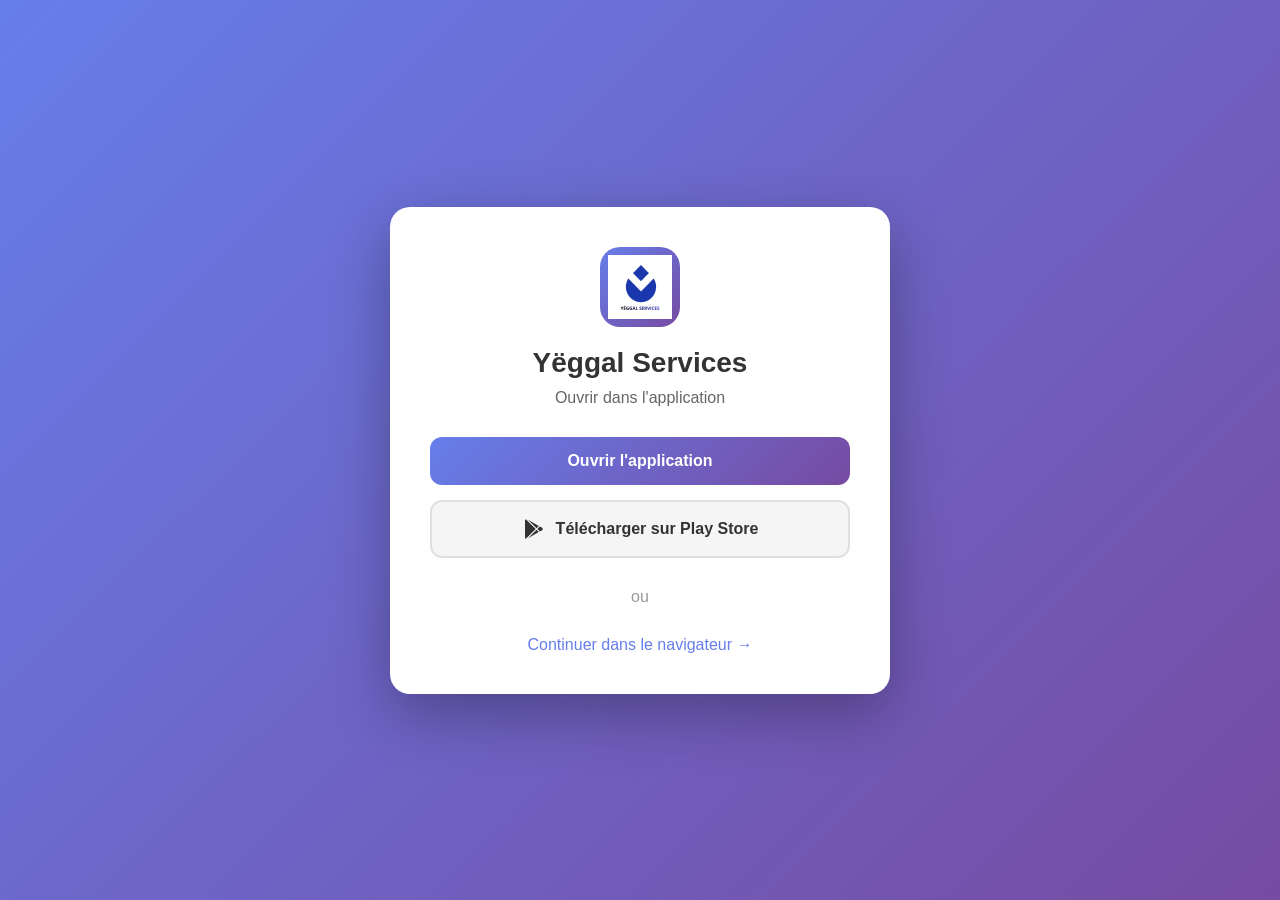
<file: fallback.html>
<!DOCTYPE html>
<html lang="fr">
<head>
    <meta charset="UTF-8">
    <meta name="viewport" content="width=device-width, initial-scale=1.0">
    <title>Yëggal Services - Redirection</title>
    
    <!-- Meta tags pour les réseaux sociaux -->
    <meta property="og:title" content="Yëggal Services">
    <meta property="og:description" content="Trouvez les meilleurs prestataires de services au Sénégal">
    <meta property="og:image" content="images/yeggal-logo.png">
    <meta property="og:url" content="https://yeggalservices.app">
    
    <!-- Deep link configuration -->
    <meta name="apple-itunes-app" content="app-id=6757340219">
    <meta name="google-play-app" content="app-id=com.devall.yeggal">
    
    <style>
        * {
            margin: 0;
            padding: 0;
            box-sizing: border-box;
        }
        
        body {
            font-family: -apple-system, BlinkMacSystemFont, 'Segoe UI', Roboto, Oxygen, Ubuntu, Cantarell, sans-serif;
            background: linear-gradient(135deg, #667eea 0%, #764ba2 100%);
            min-height: 100vh;
            display: flex;
            align-items: center;
            justify-content: center;
            padding: 20px;
        }
        
        .container {
            background: white;
            border-radius: 20px;
            box-shadow: 0 20px 60px rgba(0, 0, 0, 0.3);
            max-width: 500px;
            width: 100%;
            padding: 40px;
            text-align: center;
        }
        
        .logo {
            width: 80px;
            height: 80px;
            margin: 0 auto 20px;
            background: linear-gradient(135deg, #667eea 0%, #764ba2 100%);
            border-radius: 20px;
            display: flex;
            align-items: center;
            justify-content: center;
            font-size: 40px;
            color: white;
        }
        
        h1 {
            color: #333;
            margin-bottom: 10px;
            font-size: 28px;
        }
        
        .subtitle {
            color: #666;
            margin-bottom: 30px;
            font-size: 16px;
        }
        
        .app-buttons {
            display: flex;
            flex-direction: column;
            gap: 15px;
            margin-bottom: 30px;
        }
        
        .btn {
            display: flex;
            align-items: center;
            justify-content: center;
            gap: 10px;
            padding: 15px 30px;
            border-radius: 12px;
            text-decoration: none;
            font-weight: 600;
            font-size: 16px;
            transition: transform 0.2s, box-shadow 0.2s;
        }
        
        .btn:hover {
            transform: translateY(-2px);
            box-shadow: 0 5px 20px rgba(0, 0, 0, 0.2);
        }
        
        .btn-primary {
            background: linear-gradient(135deg, #667eea 0%, #764ba2 100%);
            color: white;
        }
        
        .btn-secondary {
            background: #f5f5f5;
            color: #333;
            border: 2px solid #e0e0e0;
        }
        
        .icon {
            width: 24px;
            height: 24px;
        }
        
        .divider {
            margin: 30px 0;
            color: #999;
            position: relative;
        }
        
        .divider::before {
            content: '';
            position: absolute;
            top: 50%;
            left: 0;
            right: 0;
            height: 1px;
            background: #e0e0e0;
            z-index: -1;
        }
        
        .divider span {
            background: white;
            padding: 0 15px;
        }
        
        .browser-link {
            color: #667eea;
            text-decoration: none;
            font-weight: 500;
        }
        
        .browser-link:hover {
            text-decoration: underline;
        }
        
        .spinner {
            display: inline-block;
            width: 20px;
            height: 20px;
            border: 3px solid rgba(255, 255, 255, 0.3);
            border-radius: 50%;
            border-top-color: white;
            animation: spin 1s ease-in-out infinite;
        }
        
        @keyframes spin {
            to { transform: rotate(360deg); }
        }
        
        .redirect-message {
            display: none;
            margin-top: 20px;
            padding: 15px;
            background: #e3f2fd;
            border-radius: 8px;
            color: #1976d2;
        }
        
        .redirect-message.show {
            display: block;
        }
    </style>
</head>
<body>
    <div class="container">
        <div class="logo">
            <img src="images/yeggal-logo.png" width="80%" height="80%">
        </div>
        <h1>Yëggal Services</h1>
        <p class="subtitle">Ouvrir dans l'application</p>
        
        <div class="app-buttons">
            <a href="#" id="openApp" class="btn btn-primary">
                <span id="openAppText">Ouvrir l'application</span>
                <span class="spinner" id="spinner" style="display: none;"></span>
            </a>
            
            <a href="https://play.google.com/store/apps/details?id=com.devall.yeggal" class="btn btn-secondary" target="_blank">
                <svg class="icon" viewBox="0 0 24 24" fill="currentColor">
                    <path d="M3,20.5V3.5C3,2.91 3.34,2.39 3.84,2.15L13.69,12L3.84,21.85C3.34,21.6 3,21.09 3,20.5M16.81,15.12L6.05,21.34L14.54,12.85L16.81,15.12M20.16,10.81C20.5,11.08 20.75,11.5 20.75,12C20.75,12.5 20.53,12.9 20.18,13.18L17.89,14.5L15.39,12L17.89,9.5L20.16,10.81M6.05,2.66L16.81,8.88L14.54,11.15L6.05,2.66Z"/>
                </svg>
                Télécharger sur Play Store
            </a>
            
            <a href="https://apps.apple.com/us/app/yeggal-services/id6757340219" class="btn btn-secondary" target="_blank" style="display: none;" id="appStoreBtn">
                <svg class="icon" viewBox="0 0 24 24" fill="currentColor">
                    <path d="M18.71,19.5C17.88,20.74 17,21.95 15.66,21.97C14.32,22 13.89,21.18 12.37,21.18C10.84,21.18 10.37,21.95 9.1,22C7.79,22.05 6.8,20.68 5.96,19.47C4.25,17 2.94,12.45 4.7,9.39C5.57,7.87 7.13,6.91 8.82,6.88C10.1,6.86 11.32,7.75 12.11,7.75C12.89,7.75 14.37,6.68 15.92,6.84C16.57,6.87 18.39,7.1 19.56,8.82C19.47,8.88 17.39,10.1 17.41,12.63C17.44,15.65 20.06,16.66 20.09,16.67C20.06,16.74 19.67,18.11 18.71,19.5M13,3.5C13.73,2.67 14.94,2.04 15.94,2C16.07,3.17 15.6,4.35 14.9,5.19C14.21,6.04 13.07,6.7 11.95,6.61C11.8,5.46 12.36,4.26 13,3.5Z"/>
                </svg>
                Télécharger sur App Store
            </a>
        </div>
        
        <div class="divider">
            <span>ou</span>
        </div>
        
        <a href="index.html" id="continueInBrowser" class="browser-link">
            Continuer dans le navigateur →
        </a>
        
        <div class="redirect-message" id="redirectMessage">
            Redirection vers l'application...
        </div>
    </div>

    <script>
        // Configuration
        const config = {
            androidScheme: 'yeggal://',
            iosScheme: 'yeggal://',
            webUrl: 'https://yeggalservices.app',
            playStoreUrl: 'https://play.google.com/store/apps/details?id=com.devall.yeggal',
            appStoreUrl: 'https://apps.apple.com/us/app/yeggal-services/id6757340219',
            redirectTimeout: 2000
        };

        // Détecter la plateforme
        function detectPlatform() {
            const ua = navigator.userAgent.toLowerCase();
            if (/android/.test(ua)) return 'android';
            if (/iphone|ipad|ipod/.test(ua)) return 'ios';
            return 'web';
        }

        // Extraire le path depuis l'URL
        function getDeepLinkPath() {
            const path = window.location.pathname;
            return path === '/' ? '' : path;
        }

        // Construire l'URL de deep link
        function buildDeepLink(platform) {
            const path = getDeepLinkPath();
            const scheme = platform === 'ios' ? config.iosScheme : config.androidScheme;
            return scheme + path.substring(1); // Enlever le / du début
        }

        // Tenter d'ouvrir l'app
        function openApp() {
            const platform = detectPlatform();
            const deepLink = buildDeepLink(platform);
            
            console.log('Platform:', platform);
            console.log('Deep link:', deepLink);
            
            // Afficher le spinner
            document.getElementById('openAppText').style.display = 'none';
            document.getElementById('spinner').style.display = 'inline-block';
            document.getElementById('redirectMessage').classList.add('show');
            
            // Tenter d'ouvrir l'app
            window.location.href = deepLink;
            
            // Fallback vers le store après un délai
            setTimeout(() => {
                document.getElementById('openAppText').style.display = 'inline';
                document.getElementById('spinner').style.display = 'none';
                document.getElementById('redirectMessage').classList.remove('show');
                
                // Si l'app ne s'est pas ouverte, rediriger vers le store
                if (platform === 'android') {
                    window.location.href = config.playStoreUrl;
                } else if (platform === 'ios') {
                    window.location.href = config.appStoreUrl;
                }
            }, config.redirectTimeout);
        }

        // Continuer dans le navigateur
        function continueInBrowser() {
            const path = getDeepLinkPath();
            window.location.href = config.webUrl; //+ '/web' + path;
        }

        // Event listeners
        document.getElementById('openApp').addEventListener('click', (e) => {
            e.preventDefault();
            openApp();
        });

        document.getElementById('continueInBrowser').addEventListener('click', (e) => {
            e.preventDefault();
            continueInBrowser();
        });

        // Afficher le bon bouton de store selon la plateforme
        const platform = detectPlatform();
        if (platform === 'ios') {
            document.getElementById('appStoreBtn').style.display = 'flex';
        }

        // Auto-redirect si paramètre autoOpen est présent
        if (new URLSearchParams(window.location.search).get('autoOpen') === 'true') {
            openApp();
        }
    </script>
</body>
</html>
</file>
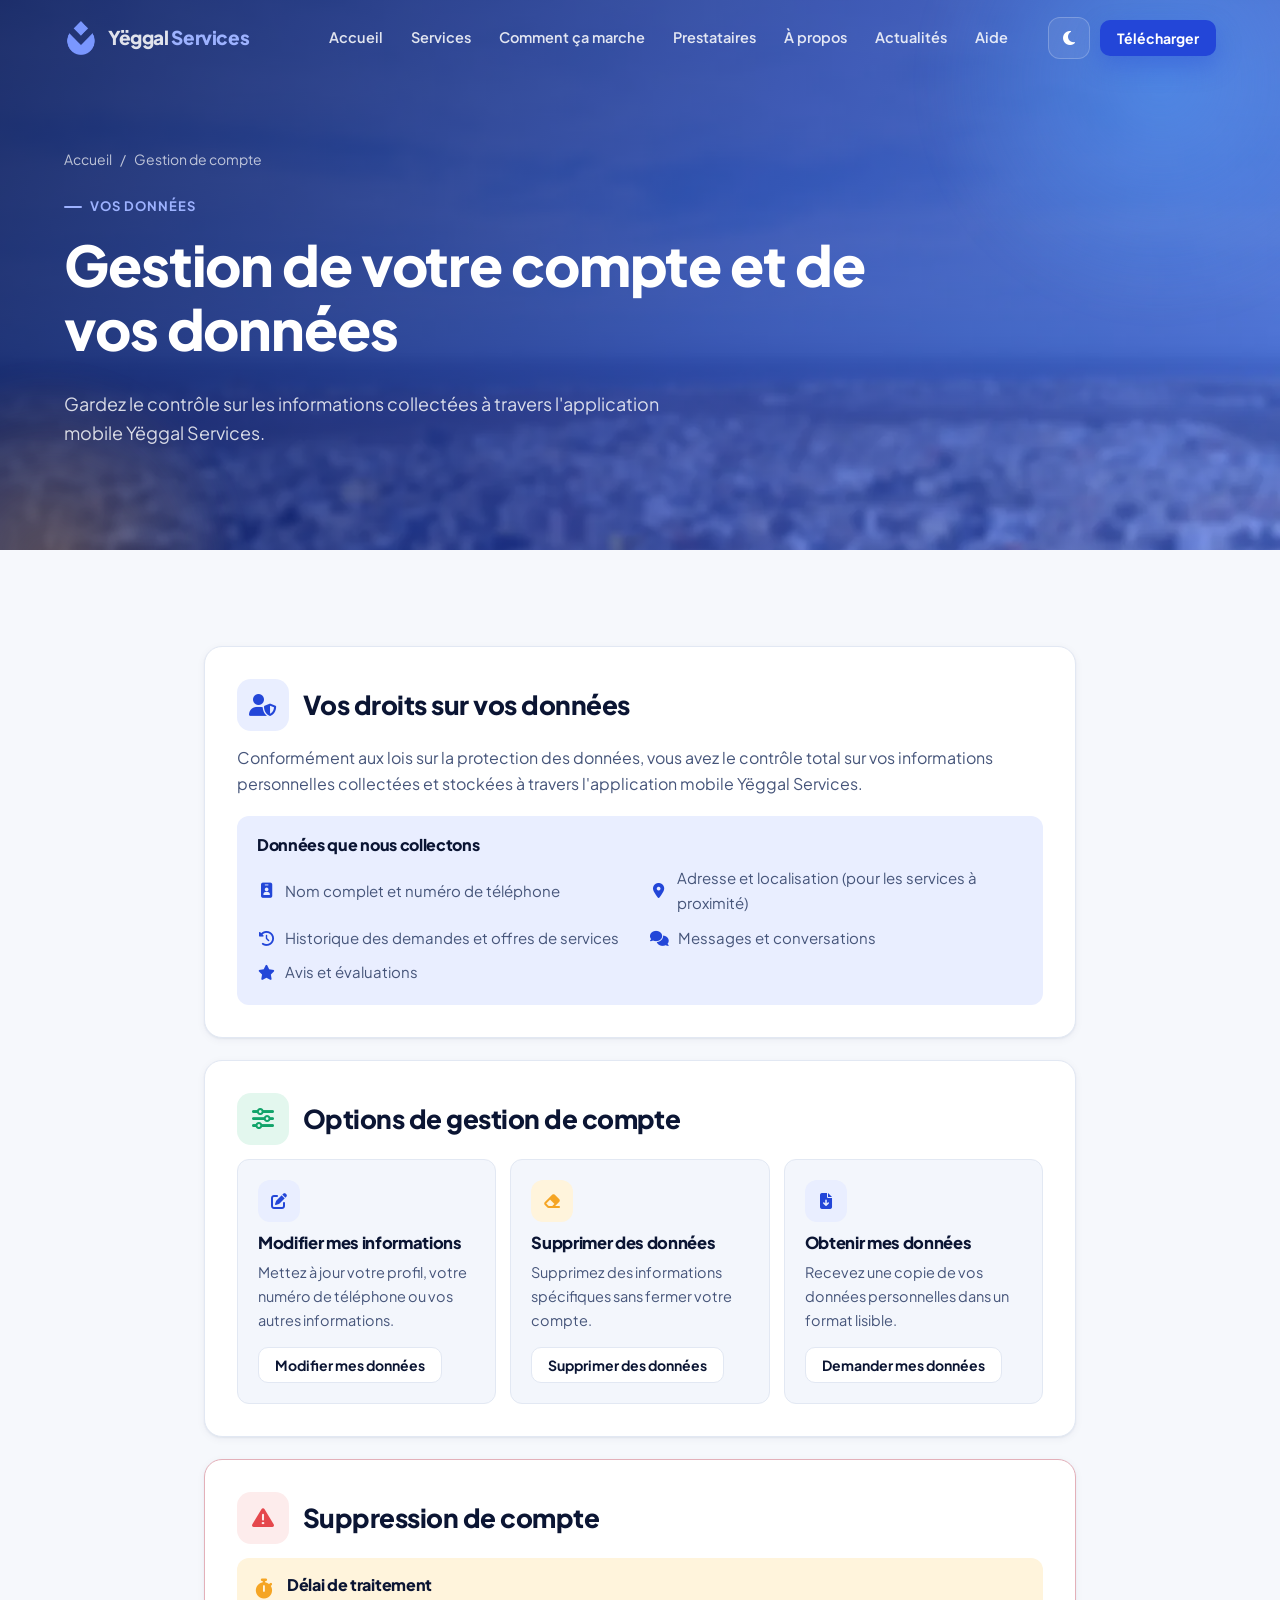
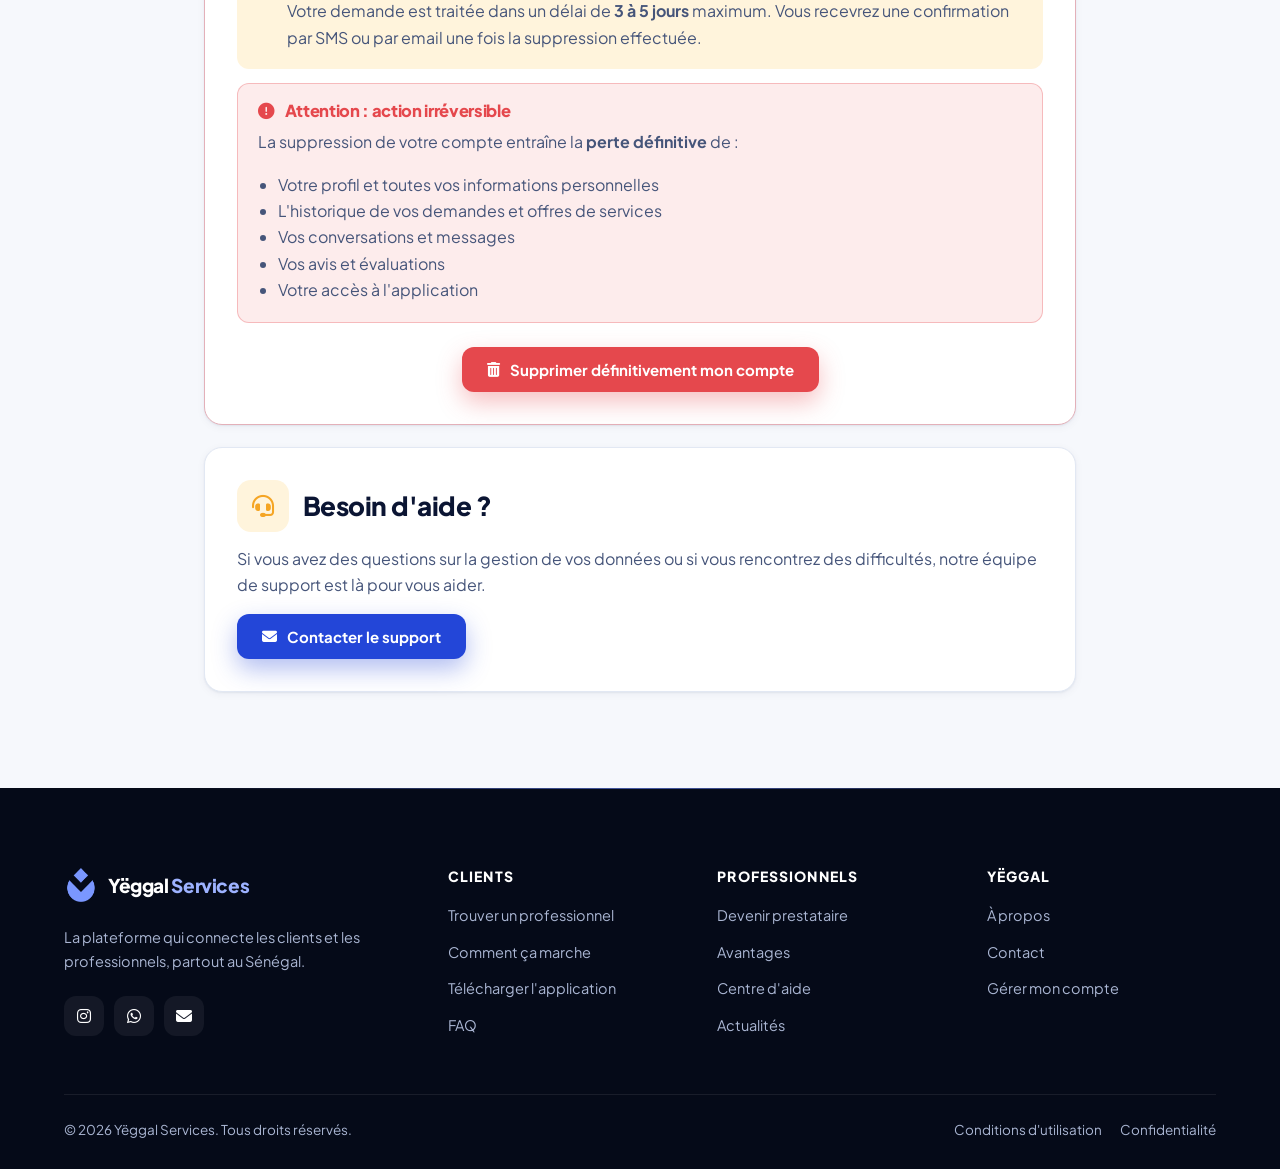
<file: gestion_compte.html>
<!DOCTYPE html>
<html lang="fr" class="no-js">
<head>
<meta charset="UTF-8">
<meta name="viewport" content="width=device-width, initial-scale=1.0">
<meta name="description" content="Gestion et suppression de votre compte Yëggal Services">
<title>Gestion de compte — Yëggal Services</title>
<link rel="icon" type="image/png" href="favicon.png">
<meta name="theme-color" content="#ffffff">
<script>(function(){var t;try{t=localStorage.getItem('yeggal-theme')}catch(e){}document.documentElement.setAttribute('data-theme',t||(window.matchMedia&&matchMedia('(prefers-color-scheme: dark)').matches?'dark':'light'))})();</script>
<link rel="preconnect" href="https://fonts.googleapis.com">
<link rel="preconnect" href="https://fonts.gstatic.com" crossorigin>
<link href="https://fonts.googleapis.com/css2?family=Plus+Jakarta+Sans:wght@400;500;600;700;800&display=swap" rel="stylesheet">
<link rel="stylesheet" href="https://cdnjs.cloudflare.com/ajax/libs/font-awesome/6.5.2/css/all.min.css">
<link rel="stylesheet" href="style/site.css">
<link rel="stylesheet" href="style/gestion_compte.css">
</head>
<body class="on-dark-hero">
<div class="scroll-progress" aria-hidden="true"></div>
<header class="site-nav" id="header">
  <div class="container nav-inner">
    <a href="index.html" class="brand" aria-label="Yëggal Services, accueil"><span class="brand-mark" aria-hidden="true"></span><span>Yëggal <b>Services</b></span></a>
    <nav class="nav-menu" id="navMenu" aria-label="Navigation principale">
      <a href="index.html" data-page="index">Accueil</a>
      <a href="index.html#services">Services</a>
      <a href="index.html#comment-ca-marche">Comment ça marche</a>
      <a href="prestataire.html" data-page="prestataire">Prestataires</a>
      <a href="about.html" data-page="about">À propos</a>
      <a href="blog.html" data-page="blog">Actualités</a>
      <a href="aide.html" data-page="aide">Aide</a>
      <a href="download.html" class="btn btn-primary nav-menu-cta">Télécharger l'application</a>
    </nav>
    <div class="nav-actions">
      <button class="theme-toggle" id="themeToggle" type="button" aria-label="Changer de thème (clair / sombre)"><i class="fa-solid fa-moon"></i><i class="fa-solid fa-sun"></i></button>
      <a href="download.html" class="btn btn-primary btn-sm nav-download">Télécharger</a>
      <button class="nav-burger" id="navBurger" type="button" aria-label="Ouvrir le menu" aria-expanded="false" aria-controls="navMenu"><span></span><span></span><span></span></button>
    </div>
  </div>
</header>
<div class="nav-backdrop" aria-hidden="true"></div>

<main>
<section class="page-hero">
  <div class="container">
    <nav class="breadcrumb reveal" aria-label="Fil d'Ariane"><a href="index.html">Accueil</a><span>/</span><span>Gestion de compte</span></nav>
    <span class="eyebrow reveal">Vos données</span>
    <h1 class="reveal" style="--d:.08s">Gestion de votre compte et de vos données</h1>
    <p class="reveal" style="--d:.16s">Gardez le contrôle sur les informations collectées à travers l'application mobile Yëggal Services.</p>
  </div>
</section>

<section class="section">
  <div class="container account-layout">
    <!-- Vos droits -->
    <article class="account-block reveal">
      <div class="block-head"><span class="icon-tile"><i class="fa-solid fa-user-shield"></i></span><h2>Vos droits sur vos données</h2></div>
      <p>Conformément aux lois sur la protection des données, vous avez le contrôle total sur vos informations personnelles collectées et stockées à travers l'application mobile Yëggal Services.</p>
      <div class="data-box">
        <h3>Données que nous collectons</h3>
        <ul>
          <li><i class="fa-solid fa-id-badge"></i>Nom complet et numéro de téléphone</li>
          <li><i class="fa-solid fa-location-dot"></i>Adresse et localisation (pour les services à proximité)</li>
          <li><i class="fa-solid fa-clock-rotate-left"></i>Historique des demandes et offres de services</li>
          <li><i class="fa-solid fa-comments"></i>Messages et conversations</li>
          <li><i class="fa-solid fa-star"></i>Avis et évaluations</li>
        </ul>
      </div>
    </article>

    <!-- Options -->
    <article class="account-block reveal">
      <div class="block-head"><span class="icon-tile green"><i class="fa-solid fa-sliders"></i></span><h2>Options de gestion de compte</h2></div>
      <div class="options" data-stagger=".08">
        <div class="option-card">
          <span class="opt-icon"><i class="fa-solid fa-pen-to-square"></i></span>
          <h3>Modifier mes informations</h3>
          <p>Mettez à jour votre profil, votre numéro de téléphone ou vos autres informations.</p>
          <button type="button" class="btn btn-outline btn-sm" onclick="editData()">Modifier mes données</button>
        </div>
        <div class="option-card">
          <span class="opt-icon amber"><i class="fa-solid fa-eraser"></i></span>
          <h3>Supprimer des données</h3>
          <p>Supprimez des informations spécifiques sans fermer votre compte.</p>
          <a class="btn btn-outline btn-sm" id="partialDeleteLink" href="mailto:yeggalservices@gmail.com">Supprimer des données</a>
        </div>
        <div class="option-card">
          <span class="opt-icon"><i class="fa-solid fa-file-arrow-down"></i></span>
          <h3>Obtenir mes données</h3>
          <p>Recevez une copie de vos données personnelles dans un format lisible.</p>
          <a class="btn btn-outline btn-sm" id="exportLink" href="mailto:yeggalservices@gmail.com">Demander mes données</a>
        </div>
      </div>
      <p class="edit-hint" id="editHint" hidden><i class="fa-solid fa-circle-info"></i><span>Cette fonctionnalité est disponible directement dans l'application : ouvrez l'application, puis <strong>Profil → Modifier mes informations</strong>.</span></p>
    </article>

    <!-- Suppression -->
    <article class="account-block danger reveal">
      <div class="block-head"><span class="icon-tile red"><i class="fa-solid fa-triangle-exclamation"></i></span><h2>Suppression de compte</h2></div>
      <div class="notice-box"><i class="fa-solid fa-stopwatch"></i><div><h3>Délai de traitement</h3><p>Votre demande est traitée dans un délai de <strong>3 à 5 jours</strong> maximum. Vous recevrez une confirmation par SMS ou par email une fois la suppression effectuée.</p></div></div>
      <div class="danger-box">
        <h3><i class="fa-solid fa-circle-exclamation"></i>Attention : action irréversible</h3>
        <p>La suppression de votre compte entraîne la <strong>perte définitive</strong> de :</p>
        <ul>
          <li>Votre profil et toutes vos informations personnelles</li>
          <li>L'historique de vos demandes et offres de services</li>
          <li>Vos conversations et messages</li>
          <li>Vos avis et évaluations</li>
          <li>Votre accès à l'application</li>
        </ul>
      </div>
      <div class="danger-actions"><button type="button" class="btn btn-danger" onclick="openDeleteModal()"><i class="fa-solid fa-trash-can"></i>Supprimer définitivement mon compte</button></div>
    </article>

    <!-- Aide -->
    <article class="account-block help reveal">
      <div class="block-head"><span class="icon-tile amber"><i class="fa-solid fa-headset"></i></span><h2>Besoin d'aide ?</h2></div>
      <p>Si vous avez des questions sur la gestion de vos données ou si vous rencontrez des difficultés, notre équipe de support est là pour vous aider.</p>
      <a href="mailto:yeggalservices@gmail.com" class="btn btn-primary"><i class="fa-solid fa-envelope"></i>Contacter le support</a>
    </article>
  </div>
</section>
</main>

<!-- Confirmation de suppression -->
<div id="deleteModal" class="modal" role="dialog" aria-modal="true" aria-labelledby="deleteTitle">
  <div class="modal-content">
    <span class="modal-icon"><i class="fa-solid fa-triangle-exclamation"></i></span>
    <h2 id="deleteTitle">Confirmer la suppression</h2>
    <p>Êtes-vous absolument sûr de vouloir supprimer votre compte ? Cette action est <strong>irréversible</strong> et vous perdrez toutes vos données.</p>
    <p class="modal-note">Si vous avez des services en cours, ils seront automatiquement annulés. Un email de demande va s'ouvrir : indiquez le numéro de téléphone ou l'email associé à votre compte.</p>
    <div class="modal-actions">
      <button type="button" class="btn btn-outline" onclick="closeDeleteModal()">Annuler</button>
      <button type="button" class="btn btn-danger" onclick="confirmDelete()">Oui, supprimer mon compte</button>
    </div>
  </div>
</div>

<footer class="site-footer">
  <div class="container">
    <div class="footer-grid">
      <div>
        <a href="index.html" class="brand"><span class="brand-mark" aria-hidden="true"></span><span>Yëggal <b>Services</b></span></a>
        <p class="footer-about">La plateforme qui connecte les clients et les professionnels, partout au Sénégal.</p>
        <div class="footer-social">
          <a href="https://www.instagram.com/yeggalservices/" target="_blank" rel="noopener" aria-label="Instagram"><i class="fa-brands fa-instagram"></i></a>
          <a href="https://whatsapp.com/channel/0029VbBmTpsL2AU7tbY5cg06" target="_blank" rel="noopener" aria-label="Chaîne WhatsApp"><i class="fa-brands fa-whatsapp"></i></a>
          <a href="mailto:yeggalservices@gmail.com" aria-label="Email"><i class="fa-solid fa-envelope"></i></a>
        </div>
      </div>
      <div>
        <h4>Clients</h4>
        <ul>
          <li><a href="index.html#services">Trouver un professionnel</a></li>
          <li><a href="index.html#comment-ca-marche">Comment ça marche</a></li>
          <li><a href="download.html">Télécharger l'application</a></li>
          <li><a href="index.html#faq">FAQ</a></li>
        </ul>
      </div>
      <div>
        <h4>Professionnels</h4>
        <ul>
          <li><a href="prestataire.html">Devenir prestataire</a></li>
          <li><a href="prestataire.html#avantages">Avantages</a></li>
          <li><a href="aide.html">Centre d'aide</a></li>
          <li><a href="blog.html">Actualités</a></li>
        </ul>
      </div>
      <div>
        <h4>Yëggal</h4>
        <ul>
          <li><a href="about.html">À propos</a></li>
          <li><a href="mailto:yeggalservices@gmail.com">Contact</a></li>
          <li><a href="gestion_compte.html">Gérer mon compte</a></li>
        </ul>
      </div>
    </div>
    <div class="footer-bottom">
      <span>© <span id="year">2026</span> Yëggal Services. Tous droits réservés.</span>
      <nav aria-label="Liens légaux"><a href="conditions.html">Conditions d'utilisation</a><a href="confidentialite.html">Confidentialité</a></nav>
    </div>
  </div>
</footer>
<button class="to-top" type="button" aria-label="Revenir en haut"><i class="fa-solid fa-arrow-up"></i></button>
<script>
  var SUPPORT_EMAIL = 'yeggalservices@gmail.com';
  function mailto(subject, body) {
    return 'mailto:' + SUPPORT_EMAIL + '?subject=' + encodeURIComponent(subject) + '&body=' + encodeURIComponent(body);
  }
  var ACCOUNT_LINE = 'Numéro de téléphone ou email du compte : \n\n';
  document.getElementById('partialDeleteLink').href = mailto('Demande de suppression de données', 'Bonjour,\n\nJe souhaite supprimer les données suivantes de mon compte Yëggal Services :\n- \n\n' + ACCOUNT_LINE + 'Merci.');
  document.getElementById('exportLink').href = mailto('Demande de copie de mes données', 'Bonjour,\n\nJe souhaite recevoir une copie de mes données personnelles.\n\n' + ACCOUNT_LINE + 'Merci.');

  function openDeleteModal() { document.getElementById('deleteModal').classList.add('active'); }
  function closeDeleteModal() { document.getElementById('deleteModal').classList.remove('active'); }
  function confirmDelete() {
    window.location.href = mailto('Demande de suppression de compte', 'Bonjour,\n\nJe demande la suppression définitive de mon compte Yëggal Services et de toutes les données associées.\n\n' + ACCOUNT_LINE + 'Merci.');
    closeDeleteModal();
  }
  function editData() {
    var hint = document.getElementById('editHint');
    hint.hidden = false;
    hint.classList.remove('flash'); void hint.offsetWidth; hint.classList.add('flash');
  }
  document.getElementById('deleteModal').addEventListener('click', function (e) { if (e.target === this) closeDeleteModal(); });
  document.addEventListener('keydown', function (e) { if (e.key === 'Escape') closeDeleteModal(); });
</script>
<script src="js/site.js"></script>
</body>
</html>
</file>
<file: style/site.css>
/* ==========================================================================
   Yëggal Services — theme commun (clair / sombre)
   Utilise par toutes les pages du site. Chaque page ajoute sa propre feuille.
   ========================================================================== */

:root {
  --font: 'Plus Jakarta Sans', system-ui, -apple-system, 'Segoe UI', Roboto, sans-serif;

  --primary: #2346d8;
  --primary-strong: #1b37ad;
  --primary-soft: #e9eeff;
  --primary-ink: #ffffff;
  --accent: #f5a524;
  --accent-soft: #fff4dc;
  --success: #12a46a;
  --success-soft: #e3f7ee;
  --danger: #e5484d;
  --danger-soft: #fdecec;

  --bg: #f6f8fc;
  --bg-alt: #eef2fa;
  --surface: #ffffff;
  --surface-2: #f3f6fc;
  --text: #0b1533;
  --text-2: #46557a;
  --muted: #7d8aa8;
  --line: #e2e8f3;
  --hero-overlay: linear-gradient(135deg, #16308f 0%, #2346d8 60%, #3d6bff 100%);
  --hero-tint: linear-gradient(120deg, rgba(10, 26, 92, .86) 0%, rgba(27, 55, 173, .7) 55%, rgba(47, 92, 255, .52) 100%);

  --shadow-sm: 0 1px 2px rgba(15, 30, 80, .06), 0 2px 8px rgba(15, 30, 80, .05);
  --shadow: 0 10px 30px rgba(20, 40, 110, .09);
  --shadow-lg: 0 30px 70px rgba(20, 40, 110, .16);
  --radius: 18px;
  --radius-sm: 12px;
  --nav-h: 76px;
  --logo: url('../images/logo-mark.png');
  color-scheme: light;
}

:root[data-theme="dark"] {
  --primary: #6f8dff;
  --primary-strong: #93abff;
  --primary-soft: rgba(111, 141, 255, .14);
  --primary-ink: #06102e;
  --accent: #ffc04d;
  --accent-soft: rgba(255, 192, 77, .14);
  --success: #3fd39a;
  --success-soft: rgba(63, 211, 154, .14);
  --danger: #ff6b70;
  --danger-soft: rgba(255, 107, 112, .14);

  --bg: #060b1a;
  --bg-alt: #0a1226;
  --surface: #0f1830;
  --surface-2: #131f3d;
  --text: #edf2ff;
  --text-2: #b3bfdc;
  --muted: #8392b4;
  --line: #1f2b4b;
  --hero-overlay: linear-gradient(135deg, #0b1647 0%, #14298a 60%, #1f40c4 100%);
  --hero-tint: linear-gradient(120deg, rgba(4, 9, 28, .9) 0%, rgba(14, 30, 96, .8) 55%, rgba(27, 55, 173, .62) 100%);

  --shadow-sm: 0 1px 2px rgba(0, 0, 0, .4);
  --shadow: 0 14px 36px rgba(0, 0, 0, .35);
  --shadow-lg: 0 30px 80px rgba(0, 0, 0, .5);
  --logo: url('../images/logo-mark-clair.png');
  color-scheme: dark;
}

/* ---------- Base ---------- */
*, *::before, *::after { box-sizing: border-box; }
html { scroll-behavior: smooth; scroll-padding-top: calc(var(--nav-h) + 12px); }
body {
  margin: 0;
  font-family: var(--font);
  font-size: 16px;
  line-height: 1.65;
  color: var(--text);
  background: var(--bg);
  overflow-x: hidden;
  -webkit-font-smoothing: antialiased;
  transition: background-color .35s ease, color .35s ease;
}
/* Rien ne doit depasser en largeur (animations qui glissent, decors) ; clip garde position: sticky fonctionnel */
html, body { overflow-x: clip; }
img { max-width: 100%; display: block; }
[hidden] { display: none !important; }
a { color: inherit; text-decoration: none; }
button { font: inherit; color: inherit; }
h1, h2, h3, h4, h5 { margin: 0 0 .5em; line-height: 1.15; letter-spacing: -.02em; color: var(--text); font-weight: 800; }
p { margin: 0 0 1em; }
::selection { background: var(--primary); color: var(--primary-ink); }
:focus-visible { outline: 3px solid var(--primary); outline-offset: 3px; border-radius: 6px; }

.container { width: 100%; max-width: 1200px; margin: 0 auto; padding: 0 24px; }
.section { padding: 96px 0; position: relative; }
.section-alt { background: var(--bg-alt); }
@media (max-width: 760px) { .section { padding: 68px 0; } .container { padding: 0 18px; } }

/* ---------- Titres de section ---------- */
.eyebrow {
  display: inline-flex; align-items: center; gap: 8px;
  font-size: 13px; font-weight: 700; letter-spacing: .08em; text-transform: uppercase;
  color: var(--primary); margin-bottom: 14px;
}
.eyebrow::before { content: ''; width: 18px; height: 2px; border-radius: 2px; background: currentColor; }
.section-head { max-width: 680px; margin-bottom: 48px; }
.section-head.center { margin-left: auto; margin-right: auto; text-align: center; }
.section-head.center .eyebrow::after { content: ''; width: 18px; height: 2px; border-radius: 2px; background: currentColor; }
.section-head h2, .section-title { font-size: clamp(30px, 4vw, 44px); }
.section-head p, .section-subtitle { font-size: 17px; color: var(--text-2); }
.text-gradient {
  background: linear-gradient(100deg, var(--primary) 0%, #3fa2ff 40%, var(--primary) 80%);
  -webkit-background-clip: text; background-clip: text; color: transparent;
  background-size: 200% auto; animation: shine 6s linear infinite;
}
@keyframes shine { to { background-position: 200% center; } }

/* ---------- Boutons ---------- */
.btn {
  position: relative; overflow: hidden; isolation: isolate;
  display: inline-flex; align-items: center; justify-content: center; gap: 10px;
  padding: 14px 24px; border-radius: 12px; border: 1.5px solid transparent;
  font-weight: 700; font-size: 15px; line-height: 1; cursor: pointer;
  transition: transform .25s ease, box-shadow .25s ease, background-color .25s ease, color .25s ease, border-color .25s ease;
}
.btn::after {
  content: ''; position: absolute; inset: 0; z-index: -1;
  background: linear-gradient(110deg, transparent 30%, rgba(255, 255, 255, .35) 50%, transparent 70%);
  transform: translateX(-120%); transition: transform .7s ease;
}
.btn:hover::after { transform: translateX(120%); }
.btn:hover { transform: translateY(-2px); }
.btn-primary { background: var(--primary); color: var(--primary-ink); box-shadow: 0 10px 24px color-mix(in srgb, var(--primary) 35%, transparent); }
.btn-primary:hover { background: var(--primary-strong); }
.btn-outline { border-color: var(--line); background: var(--surface); color: var(--text); }
.btn-outline:hover { border-color: var(--primary); color: var(--primary); }
.btn-ghost { border-color: rgba(255, 255, 255, .35); color: #fff; background: rgba(255, 255, 255, .06); backdrop-filter: blur(6px); }
.btn-ghost:hover { background: rgba(255, 255, 255, .16); }
.btn-light { background: #fff; color: #1b37ad; }
.btn-sm { padding: 10px 16px; font-size: 14px; border-radius: 10px; }
.btn-block { width: 100%; }

.store-btn {
  display: inline-flex; align-items: center; gap: 12px;
  padding: 10px 18px; border-radius: 12px;
  background: var(--text); color: var(--bg); border: 1.5px solid transparent;
  transition: transform .25s ease, box-shadow .25s ease;
}
.store-btn:hover { transform: translateY(-3px); box-shadow: var(--shadow); }
.store-btn i { font-size: 24px; }
.store-btn small { display: block; font-size: 11px; opacity: .75; line-height: 1.1; }
.store-btn strong { display: block; font-size: 16px; line-height: 1.2; }
.store-btn.on-dark { background: #fff; color: #0b1533; }

/* ---------- Cartes ---------- */
.card {
  background: var(--surface); border: 1px solid var(--line); border-radius: var(--radius);
  padding: 28px; box-shadow: var(--shadow-sm);
  transition: transform .35s cubic-bezier(.2, .8, .2, 1), box-shadow .35s ease, border-color .35s ease;
}
.card:hover { transform: translateY(-6px); box-shadow: var(--shadow); border-color: color-mix(in srgb, var(--primary) 35%, var(--line)); }
.icon-tile {
  width: 52px; height: 52px; border-radius: 14px; display: grid; place-items: center;
  background: var(--primary-soft); color: var(--primary); font-size: 22px; margin-bottom: 18px;
  transition: transform .35s ease;
}
.card:hover .icon-tile { transform: rotate(-8deg) scale(1.08); }
.icon-tile.amber { background: var(--accent-soft); color: var(--accent); }
.icon-tile.green { background: var(--success-soft); color: var(--success); }
.icon-tile.red { background: var(--danger-soft); color: var(--danger); }
.pill {
  display: inline-flex; align-items: center; gap: 8px; padding: 7px 14px; border-radius: 999px;
  background: var(--primary-soft); color: var(--primary); font-size: 13px; font-weight: 700;
}

/* ---------- Navigation ---------- */
.site-nav {
  position: fixed; inset: 0 0 auto 0; z-index: 1000; height: var(--nav-h);
  display: flex; align-items: center;
  transition: background-color .35s ease, box-shadow .35s ease, height .35s ease, border-color .35s ease;
  border-bottom: 1px solid transparent;
}
.site-nav.scrolled, .site-nav.solid {
  background: color-mix(in srgb, var(--surface) 82%, transparent);
  backdrop-filter: saturate(1.4) blur(16px); -webkit-backdrop-filter: saturate(1.4) blur(16px);
  border-bottom-color: var(--line); box-shadow: var(--shadow-sm);
}
.site-nav.scrolled { height: 64px; }
.nav-inner { display: flex; align-items: center; gap: 28px; }
.brand { display: inline-flex; align-items: center; gap: 10px; font-weight: 800; font-size: 19px; letter-spacing: -.02em; color: var(--text); }
.brand-mark { width: 34px; height: 34px; background: var(--logo) center / contain no-repeat; transition: transform .5s cubic-bezier(.2, .8, .2, 1); }
.brand:hover .brand-mark { transform: rotate(-10deg) scale(1.08); }
.brand span b { color: var(--primary); font-weight: 800; }
.nav-menu { display: flex; align-items: center; gap: 4px; margin-left: auto; }
.nav-menu a {
  position: relative; padding: 8px 12px; border-radius: 10px;
  font-size: 14.5px; font-weight: 600; color: var(--text-2); transition: color .2s ease, background-color .2s ease;
}
.nav-menu a:hover { color: var(--text); background: var(--surface-2); }
.nav-menu a.active { color: var(--primary); }
.nav-menu a.active::after { content: ''; position: absolute; left: 12px; right: 12px; bottom: 3px; height: 2px; border-radius: 2px; background: currentColor; }
.nav-actions { display: flex; align-items: center; gap: 10px; }
.theme-toggle, .nav-burger {
  width: 42px; height: 42px; border-radius: 12px; border: 1px solid var(--line);
  background: var(--surface); color: var(--text); cursor: pointer;
  display: grid; place-items: center; transition: transform .25s ease, border-color .25s ease, color .25s ease;
}
.theme-toggle:hover, .nav-burger:hover { border-color: var(--primary); color: var(--primary); }
.theme-toggle i { grid-area: 1 / 1; transition: transform .5s cubic-bezier(.2, .8, .2, 1), opacity .3s ease; }
.theme-toggle .fa-sun { opacity: 0; transform: rotate(-90deg) scale(.4); }
:root[data-theme="dark"] .theme-toggle .fa-sun { opacity: 1; transform: none; }
:root[data-theme="dark"] .theme-toggle .fa-moon { opacity: 0; transform: rotate(90deg) scale(.4); }
.nav-burger { display: none; }
.nav-burger span { display: block; width: 18px; height: 2px; background: currentColor; border-radius: 2px; transition: transform .3s ease, opacity .3s ease; }
.nav-burger span + span { margin-top: 4px; }
.nav-burger { align-content: center; justify-items: center; }
.nav-open .nav-burger span:nth-child(1) { transform: translateY(6px) rotate(45deg); }
.nav-open .nav-burger span:nth-child(2) { opacity: 0; }
.nav-open .nav-burger span:nth-child(3) { transform: translateY(-6px) rotate(-45deg); }
/* Sur les pages a en-tete sombre, la nav est claire tant qu'on n'a pas defile */
.on-dark-hero:not(.nav-open) .site-nav:not(.scrolled) .brand,
.on-dark-hero:not(.nav-open) .site-nav:not(.scrolled) .nav-menu a { color: rgba(255, 255, 255, .86); }
.on-dark-hero:not(.nav-open) .site-nav:not(.scrolled) .nav-menu a:hover,
.on-dark-hero:not(.nav-open) .site-nav:not(.scrolled) .nav-menu a.active { color: #fff; background: rgba(255, 255, 255, .1); }
.on-dark-hero:not(.nav-open) .site-nav:not(.scrolled) .brand-mark { --logo: url('../images/logo-mark-clair.png'); background-image: var(--logo); }
.on-dark-hero:not(.nav-open) .site-nav:not(.scrolled) .brand span b { color: #9db2ff; }
.on-dark-hero:not(.nav-open) .site-nav:not(.scrolled) .theme-toggle,
.on-dark-hero:not(.nav-open) .site-nav:not(.scrolled) .nav-burger { background: rgba(255, 255, 255, .08); border-color: rgba(255, 255, 255, .22); color: #fff; }

@media (max-width: 1020px) {
  .nav-burger { display: grid; }
  .nav-download { display: none; }
  .nav-menu {
    position: fixed; top: 0; right: 0; bottom: 0; width: min(340px, 86vw); margin: 0;
    flex-direction: column; align-items: stretch; gap: 4px; padding: calc(var(--nav-h) + 12px) 20px 24px;
    background: var(--surface); border-left: 1px solid var(--line); box-shadow: var(--shadow-lg);
    transform: translateX(105%); transition: transform .45s cubic-bezier(.2, .8, .2, 1); z-index: -1;
  }
  .nav-menu a:not(.nav-menu-cta) { font-size: 17px; padding: 14px 16px; color: var(--text) !important; background: none !important; }
  .nav-menu a.active { background: var(--primary-soft) !important; color: var(--primary) !important; }
  .nav-menu a.nav-menu-cta { justify-content: center; padding: 16px; font-size: 16px; color: var(--primary-ink); background: var(--primary); }
  .nav-open .site-nav { background: var(--surface); border-bottom-color: var(--line); box-shadow: var(--shadow-sm); }
  .nav-menu a.active::after { display: none; }
  .nav-menu .nav-menu-cta { display: flex; margin-top: 12px; }
  .nav-open .nav-menu { transform: none; }
  .nav-open .nav-menu a { animation: slideIn .5s both; }
  .nav-open .nav-menu a:nth-child(2) { animation-delay: .04s; } .nav-open .nav-menu a:nth-child(3) { animation-delay: .08s; }
  .nav-open .nav-menu a:nth-child(4) { animation-delay: .12s; } .nav-open .nav-menu a:nth-child(5) { animation-delay: .16s; }
  .nav-open .nav-menu a:nth-child(6) { animation-delay: .2s; } .nav-open .nav-menu a:nth-child(7) { animation-delay: .24s; }
  .nav-open .nav-menu a:nth-child(8) { animation-delay: .28s; }
  .nav-backdrop { position: fixed; inset: 0; background: rgba(3, 8, 25, .45); backdrop-filter: blur(3px); opacity: 0; pointer-events: none; transition: opacity .35s ease; z-index: 999; }
  .nav-open .nav-backdrop { opacity: 1; pointer-events: auto; }
  .nav-open .site-nav .brand, .nav-open .site-nav .nav-actions { position: relative; z-index: 2; }
}
@media (max-width: 560px) { .nav-menu { width: 100%; border-left: 0; padding-top: calc(var(--nav-h) + 8px); } }
@media (min-width: 1021px) { .nav-menu .nav-menu-cta, .nav-backdrop { display: none; } }
@keyframes slideIn { from { opacity: 0; transform: translateX(24px); } to { opacity: 1; transform: none; } }

/* ---------- En-tete des pages internes ---------- */
.page-hero {
  position: relative; overflow: hidden; color: #fff;
  padding: calc(var(--nav-h) + 72px) 0 84px;
  background: var(--hero-tint), url('../images/bg/pages-dakar.webp') center 40% / cover no-repeat, #16308f;
}
.page-hero::before, .page-hero::after {
  content: ''; position: absolute; border-radius: 50%; filter: blur(10px); pointer-events: none;
}
.page-hero::before { width: 520px; height: 520px; right: -140px; top: -180px; background: radial-gradient(circle, rgba(79, 163, 255, .45), transparent 65%); animation: drift 14s ease-in-out infinite alternate; }
.page-hero::after { width: 420px; height: 420px; left: -160px; bottom: -220px; background: radial-gradient(circle, rgba(245, 165, 36, .28), transparent 65%); animation: drift 18s ease-in-out infinite alternate-reverse; }
.page-hero .container { position: relative; z-index: 1; }
.page-hero h1 { color: #fff; font-size: clamp(34px, 5vw, 56px); max-width: 820px; }
.page-hero p { color: rgba(255, 255, 255, .82); font-size: 18px; max-width: 640px; }
.page-hero .eyebrow { color: #9db2ff; }
.page-hero.center { text-align: center; }
.page-hero.center h1, .page-hero.center p { margin-left: auto; margin-right: auto; }
.breadcrumb { display: flex; gap: 8px; font-size: 14px; color: rgba(255, 255, 255, .7); margin-bottom: 18px; }
.breadcrumb a:hover { color: #fff; }
@keyframes panelIn { from { opacity: 0; transform: translateY(14px); } to { opacity: 1; transform: none; } }
@keyframes floatY { 0%, 100% { transform: translateY(0); } 50% { transform: translateY(-14px); } }
@keyframes drift { from { transform: translate3d(0, 0, 0) scale(1); } to { transform: translate3d(-40px, 30px, 0) scale(1.12); } }

/* ---------- Bandeau d'appel a l'action ---------- */
.cta-band {
  position: relative; overflow: hidden; border-radius: 28px; padding: 56px;
  background: var(--hero-overlay); color: #fff;
  display: grid; grid-template-columns: 1.4fr 1fr; gap: 32px; align-items: center;
}
.cta-band h2 { color: #fff; font-size: clamp(28px, 3.4vw, 40px); }
.cta-band p { color: rgba(255, 255, 255, .82); font-size: 17px; margin: 0; }
.cta-band .cta-actions { display: flex; flex-wrap: wrap; gap: 12px; justify-content: flex-end; }
.cta-band::before { content: ''; position: absolute; width: 380px; height: 380px; right: -80px; top: -160px; border-radius: 50%; background: radial-gradient(circle, rgba(79, 163, 255, .5), transparent 65%); animation: drift 12s ease-in-out infinite alternate; }
.cta-band > * { position: relative; }
@media (max-width: 860px) { .cta-band { grid-template-columns: 1fr; padding: 36px 26px; } .cta-band .cta-actions { justify-content: flex-start; } }

/* ---------- Telephone (captures de l'app) ---------- */
.phone {
  position: relative; border-radius: 38px; padding: 10px; background: #0a0f1f;
  box-shadow: 0 0 0 2px rgba(255, 255, 255, .08), 0 40px 80px rgba(2, 6, 25, .55);
  overflow: hidden;
}
.phone::before { content: ''; position: absolute; top: 14px; left: 50%; width: 30%; height: 20px; transform: translateX(-50%); background: #0a0f1f; border-radius: 0 0 14px 14px; z-index: 2; opacity: 0; }
.phone img { width: 100%; border-radius: 30px; aspect-ratio: 9 / 18.7; object-fit: cover; object-position: top; background: #fff; }

/* ---------- FAQ (details/summary) ---------- */
.faq-layout { display: grid; grid-template-columns: .8fr 1.2fr; gap: 56px; align-items: start; }
.faq-layout .section-head { position: sticky; top: calc(var(--nav-h) + 24px); }
.faq-links { display: flex; flex-wrap: wrap; gap: 10px; }
.faq-list { display: grid; gap: 12px; }
.faq-item { border-radius: var(--radius); background: var(--surface); border: 1px solid var(--line); transition: border-color .3s ease, box-shadow .3s ease; }
.faq-item[open] { border-color: color-mix(in srgb, var(--primary) 45%, var(--line)); box-shadow: var(--shadow); }
.faq-item summary { list-style: none; cursor: pointer; display: flex; align-items: center; justify-content: space-between; gap: 16px; padding: 20px 22px; font-weight: 700; font-size: 16.5px; }
.faq-item summary::-webkit-details-marker { display: none; }
.faq-item summary i { flex: none; width: 32px; height: 32px; border-radius: 10px; display: grid; place-items: center; background: var(--primary-soft); color: var(--primary); transition: transform .4s cubic-bezier(.2, .8, .2, 1), background-color .3s ease, color .3s ease; }
.faq-item[open] summary i { transform: rotate(135deg); background: var(--primary); color: var(--primary-ink); }
.faq-a { padding: 0 22px 20px; color: var(--text-2); animation: panelIn .45s ease; }
.faq-a p { margin: 0; }
.faq-a a { color: var(--primary); font-weight: 600; }
@media (max-width: 960px) { .faq-layout { grid-template-columns: 1fr; } .faq-layout .section-head { position: static; } }


/* ---------- Formulaires ---------- */
.field { display: grid; gap: 8px; margin-bottom: 16px; }
.field label, label.field-label { font-size: 14px; font-weight: 600; color: var(--text-2); }
input[type="text"], input[type="email"], input[type="tel"], input[type="search"], input[type="number"], input[type="password"], select, textarea {
  width: 100%; padding: 13px 15px; border-radius: 12px; border: 1.5px solid var(--line);
  background: var(--surface); color: var(--text); font: inherit; font-size: 15px;
  transition: border-color .2s ease, box-shadow .2s ease, background-color .3s ease;
}
input:focus, select:focus, textarea:focus { outline: none; border-color: var(--primary); box-shadow: 0 0 0 4px color-mix(in srgb, var(--primary) 18%, transparent); }
::placeholder { color: var(--muted); }

/* ---------- Pied de page ---------- */
.site-footer { background: #050a18; color: #aab6d3; padding: 80px 0 28px; margin-top: 0; position: relative; overflow: hidden; }
:root[data-theme="dark"] .site-footer { background: #03060f; border-top: 1px solid var(--line); }
.site-footer::before { content: ''; position: absolute; left: 50%; top: 0; width: 70%; height: 1px; transform: translateX(-50%); background: linear-gradient(90deg, transparent, rgba(111, 141, 255, .6), transparent); }
.footer-grid { display: grid; grid-template-columns: 1.5fr 1fr 1fr 1fr; gap: 40px; }
.site-footer .brand { color: #fff; }
.site-footer .brand-mark { background-image: url('../images/logo-mark-clair.png'); }
.site-footer .brand span b { color: #9db2ff; }
.footer-about { font-size: 14.5px; margin: 16px 0 22px; max-width: 340px; }
.site-footer h4 { color: #fff; font-size: 14px; letter-spacing: .08em; text-transform: uppercase; margin-bottom: 18px; }
.site-footer ul { list-style: none; padding: 0; margin: 0; display: grid; gap: 10px; }
.site-footer ul a { font-size: 14.5px; transition: color .2s ease, padding-left .2s ease; }
.site-footer ul a:hover { color: #fff; padding-left: 4px; }
.footer-social { display: flex; gap: 10px; }
.footer-social a { width: 40px; height: 40px; border-radius: 12px; display: grid; place-items: center; background: rgba(255, 255, 255, .06); color: #fff; transition: background-color .25s ease, transform .25s ease; }
.footer-social a:hover { background: #2346d8; transform: translateY(-3px); }
.footer-bottom { margin-top: 56px; padding-top: 24px; border-top: 1px solid rgba(255, 255, 255, .08); display: flex; flex-wrap: wrap; gap: 12px; justify-content: space-between; font-size: 13.5px; }
.footer-bottom a:hover { color: #fff; }
.footer-bottom nav { display: flex; gap: 18px; flex-wrap: wrap; }
@media (max-width: 900px) { .footer-grid { grid-template-columns: 1fr 1fr; } }
@media (max-width: 560px) { .footer-grid { grid-template-columns: 1fr; } }

/* ---------- Bouton retour en haut ---------- */
.to-top {
  position: fixed; right: 20px; bottom: 20px; z-index: 900; width: 46px; height: 46px; border-radius: 14px;
  border: 0; background: var(--primary); color: var(--primary-ink); cursor: pointer; box-shadow: var(--shadow);
  opacity: 0; transform: translateY(16px); pointer-events: none; transition: opacity .3s ease, transform .3s ease;
}
.to-top.visible { opacity: 1; transform: none; pointer-events: auto; }

/* ---------- Animations d'apparition ---------- */
.reveal { opacity: 0; transform: translateY(28px); transition: opacity .8s cubic-bezier(.2, .8, .2, 1), transform .8s cubic-bezier(.2, .8, .2, 1); transition-delay: var(--d, 0s); }
.reveal.from-left { transform: translateX(-36px); }
.reveal.from-right { transform: translateX(36px); }
.reveal.zoom { transform: scale(.94); }
.reveal.in { opacity: 1; transform: none; }
.no-js .reveal { opacity: 1; transform: none; }

/* Progression de lecture */
.scroll-progress { position: fixed; top: 0; left: 0; height: 3px; width: 100%; z-index: 1100; transform-origin: 0 50%; transform: scaleX(0); background: linear-gradient(90deg, var(--primary), #4fa3ff, var(--accent)); }

@media (prefers-reduced-motion: reduce) {
  *, *::before, *::after { animation-duration: .001ms !important; animation-iteration-count: 1 !important; transition-duration: .001ms !important; scroll-behavior: auto !important; }
  .reveal { opacity: 1; transform: none; }
}
</file>
<file: style/aide.css>
/* Centre d'aide — complete style/site.css */
.help-hero { padding-bottom: 120px; }
.help-search { position: relative; max-width: 640px; margin: 30px auto 18px; }
.help-search > i { position: absolute; left: 22px; top: 50%; transform: translateY(-50%); color: var(--muted); font-size: 18px; }
.help-search input { padding: 20px 120px 20px 56px; border-radius: 18px; border: 0; font-size: 17px; box-shadow: 0 24px 60px rgba(2, 6, 25, .35); }
.help-search input:focus { box-shadow: 0 0 0 4px rgba(157, 178, 255, .5), 0 24px 60px rgba(2, 6, 25, .35); }
.search-count { position: absolute; right: 20px; top: 50%; transform: translateY(-50%); font-size: 13.5px; font-weight: 700; color: var(--primary); }
.popular { display: flex; flex-wrap: wrap; justify-content: center; align-items: center; gap: 8px; font-size: 14px; color: rgba(255, 255, 255, .75); }
.popular button { border: 1px solid rgba(255, 255, 255, .25); background: rgba(255, 255, 255, .08); color: #fff; padding: 7px 14px; border-radius: 999px; font-weight: 600; font-size: 13.5px; cursor: pointer; transition: background-color .25s ease, transform .25s ease; }
.popular button:hover { background: rgba(255, 255, 255, .2); transform: translateY(-2px); }

.quick { margin-top: -64px; position: relative; z-index: 2; }
.quick-grid { display: grid; grid-template-columns: repeat(4, 1fr); gap: 16px; }
.quick-card { display: flex; flex-direction: column; gap: 2px; padding: 22px; box-shadow: var(--shadow); }
.quick-card .icon-tile { margin-bottom: 12px; }
.quick-card b { font-size: 16.5px; }
.quick-card small { color: var(--muted); }

.help-layout { display: grid; grid-template-columns: 250px minmax(0, 1fr); gap: 40px; align-items: start; }
.help-cats { position: sticky; top: calc(var(--nav-h) + 16px); padding: 18px; border-radius: var(--radius); background: var(--surface); border: 1px solid var(--line); }
.help-cats h2 { font-size: 13px; text-transform: uppercase; letter-spacing: .08em; color: var(--muted); margin: 4px 8px 10px; }
.help-cats nav { display: grid; gap: 2px; }
.help-cats a { display: flex; align-items: center; gap: 12px; padding: 10px 12px; border-radius: 10px; font-weight: 600; font-size: 14.5px; color: var(--text-2); transition: background-color .2s ease, color .2s ease; }
.help-cats a i { width: 18px; text-align: center; color: var(--primary); }
.help-cats a:hover { background: var(--primary-soft); color: var(--text); }

.faq-group { margin-bottom: 36px; scroll-margin-top: calc(var(--nav-h) + 20px); }
.faq-group h2 { display: flex; align-items: center; gap: 12px; font-size: 22px; margin-bottom: 14px; }
.faq-group h2 i { width: 40px; height: 40px; border-radius: 12px; display: grid; place-items: center; background: var(--primary-soft); color: var(--primary); font-size: 16px; }
.faq-a ol, .faq-a ul { margin: 0 0 10px; padding-left: 20px; }
.faq-a li { margin-bottom: 4px; }
.faq-a p + p, .faq-a ol + p, .faq-a ul + p { margin-top: 8px; }
.no-result { text-align: center; padding: 48px 20px; border-radius: var(--radius); border: 1px dashed var(--line); background: var(--surface); }
.no-result > i { font-size: 40px; color: var(--muted); margin-bottom: 12px; }
.no-result p { color: var(--text-2); }

.contact-grid { display: grid; grid-template-columns: repeat(3, 1fr); gap: 20px; }
.contact-card { display: flex; flex-direction: column; }
.contact-card h3 { font-size: 19px; }
.contact-card p { color: var(--text-2); flex: 1; }
.contact-link { display: inline-flex; align-items: center; gap: 8px; color: var(--primary); font-weight: 700; font-size: 15px; }
.contact-link i { transition: transform .3s ease; }
.contact-card:hover .contact-link i { transform: translateX(4px); }

@media (max-width: 960px) {
  .quick-grid { grid-template-columns: 1fr 1fr; }
  .help-layout { grid-template-columns: 1fr; }
  .help-cats { position: static; }
  .help-cats nav { grid-template-columns: 1fr 1fr; }
  .contact-grid { grid-template-columns: 1fr; }
}
@media (max-width: 520px) {
  .help-search input { padding-right: 20px; }
  .search-count { display: none; }
  .help-cats nav { grid-template-columns: 1fr; }
}
</file>
<file: style/blog.css>
/* Actualites & conseils — complete style/site.css */
.follow { display: grid; grid-template-columns: 1.1fr .9fr; gap: 40px; align-items: center; padding: 48px; border-radius: 28px; background: var(--surface); border: 1px solid var(--line); box-shadow: var(--shadow); overflow: hidden; }
.follow h2 { font-size: clamp(28px, 3.4vw, 40px); margin-top: 16px; }
.follow p { color: var(--text-2); font-size: 16.5px; }
.follow-actions { display: flex; flex-wrap: wrap; gap: 12px; margin-top: 22px; }
.live-dot { width: 8px; height: 8px; border-radius: 50%; background: var(--success); animation: pulse 1.8s infinite; }
@keyframes pulse { 0% { box-shadow: 0 0 0 0 color-mix(in srgb, var(--success) 60%, transparent); } 70%, 100% { box-shadow: 0 0 0 10px transparent; } }
.follow-visual { position: relative; height: 300px; }
.bubble { position: absolute; display: flex; align-items: center; gap: 12px; max-width: 300px; padding: 14px 18px; border-radius: 18px 18px 18px 4px; background: var(--surface-2); border: 1px solid var(--line); box-shadow: var(--shadow); font-weight: 600; font-size: 14.5px; animation: floatY 6s ease-in-out infinite; }
.bubble i { width: 36px; height: 36px; flex: none; border-radius: 12px; display: grid; place-items: center; background: var(--primary-soft); color: var(--primary); }
.b1 { top: 10px; left: 0; }
.b2 { top: 110px; right: 0; animation-delay: -2s; border-radius: 18px 18px 4px 18px; }
.b2 i { background: var(--accent-soft); color: var(--accent); }
.b3 { bottom: 10px; left: 40px; animation-delay: -4s; }
.b3 i { background: var(--danger-soft); color: var(--danger); }

.guides { display: grid; grid-template-columns: repeat(3, 1fr); gap: 22px; }
.guide { display: flex; flex-direction: column; border-radius: var(--radius); overflow: hidden; background: var(--surface); border: 1px solid var(--line); box-shadow: var(--shadow-sm); transition: transform .35s cubic-bezier(.2, .8, .2, 1), box-shadow .35s ease, border-color .35s ease; }
.guide:hover { transform: translateY(-6px); box-shadow: var(--shadow); border-color: color-mix(in srgb, var(--primary) 35%, var(--line)); }
.guide-cover { position: relative; height: 150px; display: grid; place-items: center; color: #fff; font-size: 40px; overflow: hidden; }
.guide-cover i { transition: transform .5s cubic-bezier(.2, .8, .2, 1); }
.guide:hover .guide-cover i { transform: scale(1.15) rotate(-6deg); }
.guide-cover::after { content: ''; position: absolute; width: 180px; height: 180px; right: -50px; top: -60px; border-radius: 50%; background: rgba(255, 255, 255, .14); }
.c1 { background: linear-gradient(135deg, #1b37ad, #3fa2ff); }
.c2 { background: linear-gradient(135deg, #0f7a52, #3fd39a); }
.c3 { background: linear-gradient(135deg, #2346d8, #7c5cff); }
.c4 { background: linear-gradient(135deg, #d98200, #ffc04d); }
.c5 { background: linear-gradient(135deg, #0b1533, #2346d8); }
.c6 { background: linear-gradient(135deg, #c2333a, #ff7a6b); }
.guide-body { display: flex; flex-direction: column; gap: 6px; padding: 22px; flex: 1; }
.guide-body .tag { align-self: flex-start; padding: 4px 10px; border-radius: 999px; background: var(--primary-soft); color: var(--primary); font-size: 12.5px; font-weight: 700; }
.guide-body b { font-size: 18px; line-height: 1.3; }
.guide-body small { color: var(--text-2); font-size: 14.5px; flex: 1; }
.guide-more { margin-top: 8px; color: var(--primary); font-weight: 700; font-size: 14.5px; display: inline-flex; gap: 8px; align-items: center; }
.guide-more i { transition: transform .3s ease; }
.guide:hover .guide-more i { transform: translateX(4px); }

@media (max-width: 960px) {
  .follow { grid-template-columns: 1fr; padding: 32px 24px; }
  .guides { grid-template-columns: 1fr 1fr; }
}
@media (max-width: 600px) {
  .guides { grid-template-columns: 1fr; }
  .follow-visual { height: 260px; }
  .bubble { max-width: 260px; font-size: 13.5px; }
  .b3 { left: 0; }
}
</file>
<file: style/conditions.css>
/* Pages legales (conditions d'utilisation, confidentialite) — complete style/site.css */
.legal-layout {
  display: grid; grid-template-columns: 290px minmax(0, 1fr); gap: 20px 48px; align-items: start;
  padding-top: 56px; padding-bottom: 96px;
}
.legal-layout > * { grid-column: 2; }
.legal-layout > .table-of-contents { grid-column: 1; grid-row: 1 / span 60; position: sticky; top: calc(var(--nav-h) + 16px); max-height: calc(100vh - var(--nav-h) - 32px); overflow: auto; }

.last-updated { padding: 16px 20px; border-radius: var(--radius-sm); background: var(--primary-soft); color: var(--text-2); font-size: 14.5px; border-left: 4px solid var(--primary); }
.last-updated strong { color: var(--text); }

.table-of-contents { padding: 22px; border-radius: var(--radius); background: var(--surface); border: 1px solid var(--line); box-shadow: var(--shadow-sm); }
.table-of-contents h2 { font-size: 15px; text-transform: uppercase; letter-spacing: .08em; color: var(--muted); display: flex; gap: 10px; align-items: center; margin-bottom: 12px; }
.toc-list { list-style: none; margin: 0; padding: 0; display: grid; gap: 2px; }
.toc-list a { display: block; padding: 8px 12px; border-radius: 10px; font-size: 14px; font-weight: 600; color: var(--text-2); border-left: 2px solid transparent; transition: all .2s ease; }
.toc-list a:hover { color: var(--text); background: var(--surface-2); }
.toc-list a.active { color: var(--primary); background: var(--primary-soft); border-left-color: var(--primary); }

.legal-section { padding: 34px 36px; border-radius: var(--radius); background: var(--surface); border: 1px solid var(--line); scroll-margin-top: calc(var(--nav-h) + 20px); }
.legal-section h2 { display: flex; align-items: center; gap: 14px; font-size: clamp(22px, 2.4vw, 28px); margin-bottom: 18px; }
.legal-section h2 > i, .legal-section h2 > svg { flex: none; width: 44px; height: 44px; padding: 12px; border-radius: 12px; background: var(--primary-soft); color: var(--primary); font-size: 18px; display: grid; place-items: center; }
.legal-section h3 { font-size: 18px; margin: 26px 0 10px; }
.legal-section p, .legal-section li { color: var(--text-2); font-size: 15.5px; }
.legal-section ul, .legal-section ol { padding-left: 22px; margin: 0 0 1em; }
.legal-section li { margin-bottom: 6px; }
.legal-section li::marker { color: var(--primary); }
.legal-section strong { color: var(--text); }
.legal-section a { color: var(--primary); font-weight: 600; text-decoration: underline; text-underline-offset: 3px; }

.info-box, .warning-box, .highlight-box { margin: 20px 0; padding: 18px 20px; border-radius: var(--radius-sm); border: 1px solid; }
.info-box h4, .warning-box h4, .highlight-box h4 { display: flex; align-items: center; gap: 10px; font-size: 16px; margin-bottom: 6px; }
.info-box p, .warning-box p, .highlight-box p { margin: 0; }
.info-box { background: var(--primary-soft); border-color: color-mix(in srgb, var(--primary) 30%, transparent); }
.info-box h4 { color: var(--primary); }
.warning-box { background: var(--accent-soft); border-color: color-mix(in srgb, var(--accent) 40%, transparent); }
.warning-box h4 { color: color-mix(in srgb, var(--accent) 70%, var(--text)); }
.highlight-box { background: var(--success-soft); border-color: color-mix(in srgb, var(--success) 35%, transparent); }
.highlight-box h4 { color: var(--success); }

.contact-section { padding: 40px; border-radius: 24px; background: var(--hero-overlay); color: #fff; text-align: center; position: relative; overflow: hidden; }
.contact-section h2 { color: #fff; display: flex; justify-content: center; align-items: center; gap: 12px; font-size: clamp(22px, 2.6vw, 30px); }
.contact-section p { color: rgba(255, 255, 255, .82); }
.contact-info { display: flex; flex-wrap: wrap; justify-content: center; gap: 12px; margin: 22px 0; }
.contact-item { display: inline-flex; align-items: center; gap: 10px; padding: 12px 18px; border-radius: 12px; background: rgba(255, 255, 255, .1); border: 1px solid rgba(255, 255, 255, .18); font-weight: 600; }
.notice-text { font-size: 14px; margin: 0; }

@media (max-width: 1020px) {
  .legal-layout { grid-template-columns: 1fr; }
  .legal-layout > *, .legal-layout > .table-of-contents { grid-column: 1; grid-row: auto; position: static; max-height: none; }
  .toc-list { grid-template-columns: 1fr 1fr; }
}
@media (max-width: 600px) {
  .legal-section { padding: 24px 20px; }
  .toc-list { grid-template-columns: 1fr; }
  .contact-section { padding: 28px 18px; }
}
</file>
<file: style/confidentialite.css>
/* Politique de confidentialite : meme mise en page que les conditions d'utilisation */
@import url('conditions.css');

.privacy-badge { display: inline-flex; align-items: center; gap: 10px; margin-top: 8px; padding: 10px 16px; border-radius: 999px; background: rgba(255, 255, 255, .1); border: 1px solid rgba(255, 255, 255, .2); color: #fff; font-weight: 600; font-size: 14px; }

.data-table { width: 100%; border-collapse: separate; border-spacing: 0; margin: 16px 0 22px; border: 1px solid var(--line); border-radius: var(--radius-sm); overflow: hidden; font-size: 14.5px; }
.data-table th { text-align: left; padding: 12px 14px; background: var(--surface-2); color: var(--text); font-weight: 700; }
.data-table td { padding: 12px 14px; border-top: 1px solid var(--line); color: var(--text-2); vertical-align: top; }
.data-table tr:hover td { background: color-mix(in srgb, var(--primary) 5%, transparent); }

.rights-grid { display: grid; grid-template-columns: 1fr 1fr; gap: 14px; margin: 18px 0; }
.right-card { padding: 18px; border-radius: var(--radius-sm); border: 1px solid var(--line); background: var(--surface-2); transition: border-color .3s ease, transform .3s ease; }
.right-card:hover { border-color: var(--primary); transform: translateY(-3px); }
.right-card h4 { display: flex; align-items: center; gap: 10px; font-size: 16px; color: var(--primary); margin-bottom: 6px; }
.right-card p { margin: 0; font-size: 14.5px; }

@media (max-width: 600px) {
  .rights-grid { grid-template-columns: 1fr; }
  .data-table { display: block; overflow-x: auto; }
}
</file>
<file: style/download.css>
/* Telechargement — complete style/site.css */
.dl-hero { position: relative; overflow: hidden; min-height: 100vh; display: flex; align-items: center; padding: calc(var(--nav-h) + 40px) 0 80px; background: var(--hero-tint), url('../images/bg/hero-dakar.webp') center / cover no-repeat, #16308f; color: #fff; }
.dl-orb { position: absolute; border-radius: 50%; filter: blur(30px); pointer-events: none; }
.dl-orb-1 { width: 600px; height: 600px; right: -180px; top: -160px; background: radial-gradient(circle, rgba(79, 163, 255, .5), transparent 62%); animation: drift 16s ease-in-out infinite alternate; }
.dl-orb-2 { width: 480px; height: 480px; left: -200px; bottom: -240px; background: radial-gradient(circle, rgba(245, 165, 36, .3), transparent 62%); animation: drift 20s ease-in-out infinite alternate-reverse; }
.dl-layout { position: relative; z-index: 1; display: grid; grid-template-columns: 1.05fr .95fr; gap: 48px; align-items: center; }
.dl-copy .eyebrow { color: #9db2ff; }
.dl-copy h1 { color: #fff; font-size: clamp(38px, 5.4vw, 64px); letter-spacing: -.035em; }
.dl-accent { background: linear-gradient(100deg, #9db2ff, #4fd1ff 50%, #ffc04d); -webkit-background-clip: text; background-clip: text; color: transparent; }
.dl-copy > p { color: rgba(255, 255, 255, .82); font-size: 18px; max-width: 520px; }

.detected-badge { display: none; align-items: center; gap: 10px; margin: 6px 0 18px; padding: 8px 14px; border-radius: 999px; background: rgba(63, 211, 154, .14); border: 1px solid rgba(63, 211, 154, .35); color: #bff3dc; font-size: 14px; font-weight: 600; width: fit-content; }
.detected-badge.show { display: inline-flex; animation: panelIn .5s ease; }
.badge-dot { width: 8px; height: 8px; border-radius: 50%; background: #3fd39a; box-shadow: 0 0 0 0 rgba(63, 211, 154, .7); animation: pulse 1.8s infinite; }
@keyframes pulse { 70% { box-shadow: 0 0 0 10px rgba(63, 211, 154, 0); } 100% { box-shadow: 0 0 0 0 rgba(63, 211, 154, 0); } }

.store-buttons { display: grid; gap: 12px; max-width: 420px; margin: 26px 0 30px; }
.download-btn { display: flex; align-items: center; gap: 16px; padding: 14px 18px; border-radius: 16px; background: rgba(255, 255, 255, .08); border: 1px solid rgba(255, 255, 255, .2); color: #fff; backdrop-filter: blur(8px); transition: transform .3s ease, background-color .3s ease, border-color .3s ease, box-shadow .3s ease; }
.download-btn:hover { transform: translateY(-3px); background: rgba(255, 255, 255, .14); }
.download-btn.primary-store { background: #fff; color: #0b1533; border-color: #fff; box-shadow: 0 18px 40px rgba(0, 0, 0, .3); }
.download-btn.secondary-store { opacity: .85; }
.store-icon-wrap { width: 46px; height: 46px; border-radius: 12px; display: grid; place-items: center; font-size: 24px; background: rgba(255, 255, 255, .12); }
.primary-store .store-icon-wrap { background: #e9eeff; color: #1b37ad; }
.btn-text { display: grid; line-height: 1.2; }
.btn-text .small { font-size: 12.5px; opacity: .75; }
.btn-text .large { font-size: 18px; font-weight: 800; }
.btn-arrow { margin-left: auto; transition: transform .3s ease; }
.download-btn:hover .btn-arrow { transform: translateX(4px); }

.chips { list-style: none; padding: 0; margin: 0; display: flex; flex-wrap: wrap; gap: 10px; }
.chips li { display: inline-flex; align-items: center; gap: 8px; padding: 8px 14px; border-radius: 999px; background: rgba(255, 255, 255, .08); border: 1px solid rgba(255, 255, 255, .16); font-size: 14px; font-weight: 600; color: rgba(255, 255, 255, .88); }
.chips i { color: #9db2ff; }

.dl-phones { position: relative; height: 600px; }
.dl-p1 { position: absolute; width: 250px; left: 30px; top: 70px; transform: rotate(-8deg); animation: tiltFloat 8s ease-in-out infinite; }
.dl-p2 { position: absolute; width: 285px; right: 30px; top: 0; z-index: 2; animation: floatY 7s ease-in-out infinite; }
.screen-dark { display: none; }
:root[data-theme="dark"] .dl-p2 .screen-light { display: none; }
:root[data-theme="dark"] .dl-p2 .screen-dark { display: block; }
@keyframes tiltFloat { 0%, 100% { transform: rotate(-8deg) translateY(0); } 50% { transform: rotate(-6deg) translateY(14px); } }

@media (max-width: 960px) {
  .dl-hero { min-height: auto; }
  .dl-layout { grid-template-columns: 1fr; }
  .dl-phones { height: 520px; max-width: 520px; width: 100%; margin: 0 auto; }
}
@media (max-width: 520px) {
  .dl-phones { height: 430px; }
  .dl-p1 { width: 185px; left: 0; top: 60px; }
  .dl-p2 { width: 215px; right: 0; }
}
</file>
<file: style/gestion_compte.css>
/* Gestion de compte — complete style/site.css */
.account-layout { display: grid; gap: 22px; max-width: 920px; }
.account-block { padding: 32px; border-radius: var(--radius); background: var(--surface); border: 1px solid var(--line); box-shadow: var(--shadow-sm); }
.account-block > p { color: var(--text-2); }
.block-head { display: flex; align-items: center; gap: 14px; margin-bottom: 14px; }
.block-head .icon-tile { margin: 0; flex: none; }
.block-head h2 { margin: 0; font-size: clamp(21px, 2.4vw, 26px); }

.data-box { margin-top: 18px; padding: 20px; border-radius: var(--radius-sm); background: var(--primary-soft); }
.data-box h3 { font-size: 16px; margin-bottom: 12px; }
.data-box ul { list-style: none; margin: 0; padding: 0; display: grid; grid-template-columns: 1fr 1fr; gap: 10px 20px; }
.data-box li { display: flex; gap: 10px; align-items: center; color: var(--text-2); font-size: 15px; }
.data-box i { color: var(--primary); width: 18px; text-align: center; }

.options { display: grid; grid-template-columns: repeat(3, 1fr); gap: 14px; }
.option-card { display: flex; flex-direction: column; align-items: flex-start; gap: 8px; padding: 20px; border-radius: var(--radius-sm); border: 1px solid var(--line); background: var(--surface-2); transition: border-color .3s ease, transform .3s ease; }
.option-card:hover { border-color: var(--primary); transform: translateY(-4px); }
.option-card h3 { font-size: 16.5px; margin: 4px 0 0; }
.option-card p { color: var(--text-2); font-size: 14.5px; margin: 0 0 6px; flex: 1; }
.opt-icon { width: 42px; height: 42px; border-radius: 12px; display: grid; place-items: center; background: var(--primary-soft); color: var(--primary); }
.opt-icon.amber { background: var(--accent-soft); color: var(--accent); }
.edit-hint { display: flex; gap: 10px; align-items: flex-start; margin: 16px 0 0; padding: 14px 16px; border-radius: var(--radius-sm); background: var(--primary-soft); color: var(--text); font-size: 15px; }
.edit-hint i { color: var(--primary); margin-top: 4px; }
.edit-hint.flash { animation: panelIn .45s ease; }

.account-block.danger { border-color: color-mix(in srgb, var(--danger) 35%, var(--line)); }
.notice-box { display: flex; gap: 14px; padding: 18px; border-radius: var(--radius-sm); background: var(--accent-soft); margin-bottom: 14px; }
.notice-box > i { color: var(--accent); font-size: 20px; margin-top: 3px; }
.notice-box h3 { font-size: 16px; margin-bottom: 4px; }
.notice-box p { margin: 0; color: var(--text-2); }
.danger-box { padding: 18px 20px; border-radius: var(--radius-sm); background: var(--danger-soft); border: 1px solid color-mix(in srgb, var(--danger) 30%, transparent); }
.danger-box h3 { display: flex; gap: 10px; align-items: center; color: var(--danger); font-size: 16.5px; }
.danger-box p, .danger-box li { color: var(--text-2); }
.danger-box ul { margin: 8px 0 0; padding-left: 20px; }
.danger-actions { margin-top: 24px; text-align: center; }
.btn-danger { background: var(--danger); color: #fff; box-shadow: 0 10px 24px color-mix(in srgb, var(--danger) 35%, transparent); }
.btn-danger:hover { background: color-mix(in srgb, var(--danger) 85%, #000); }

.modal { position: fixed; inset: 0; z-index: 2000; display: grid; place-items: center; padding: 20px; background: rgba(3, 8, 25, .6); backdrop-filter: blur(4px); opacity: 0; pointer-events: none; transition: opacity .3s ease; }
.modal.active { opacity: 1; pointer-events: auto; }
.modal-content { width: min(520px, 100%); padding: 32px; border-radius: 22px; background: var(--surface); border: 1px solid var(--line); box-shadow: var(--shadow-lg); text-align: center; transform: translateY(20px) scale(.96); transition: transform .4s cubic-bezier(.2, .8, .2, 1); }
.modal.active .modal-content { transform: none; }
.modal-icon { width: 60px; height: 60px; margin: 0 auto 14px; border-radius: 18px; display: grid; place-items: center; font-size: 24px; background: var(--danger-soft); color: var(--danger); }
.modal-content p { color: var(--text-2); }
.modal-note { font-size: 14.5px; }
.modal-actions { display: flex; flex-wrap: wrap; gap: 10px; justify-content: center; margin-top: 20px; }

@media (max-width: 760px) {
  .options, .data-box ul { grid-template-columns: 1fr; }
  .account-block { padding: 24px 20px; }
}
</file>
